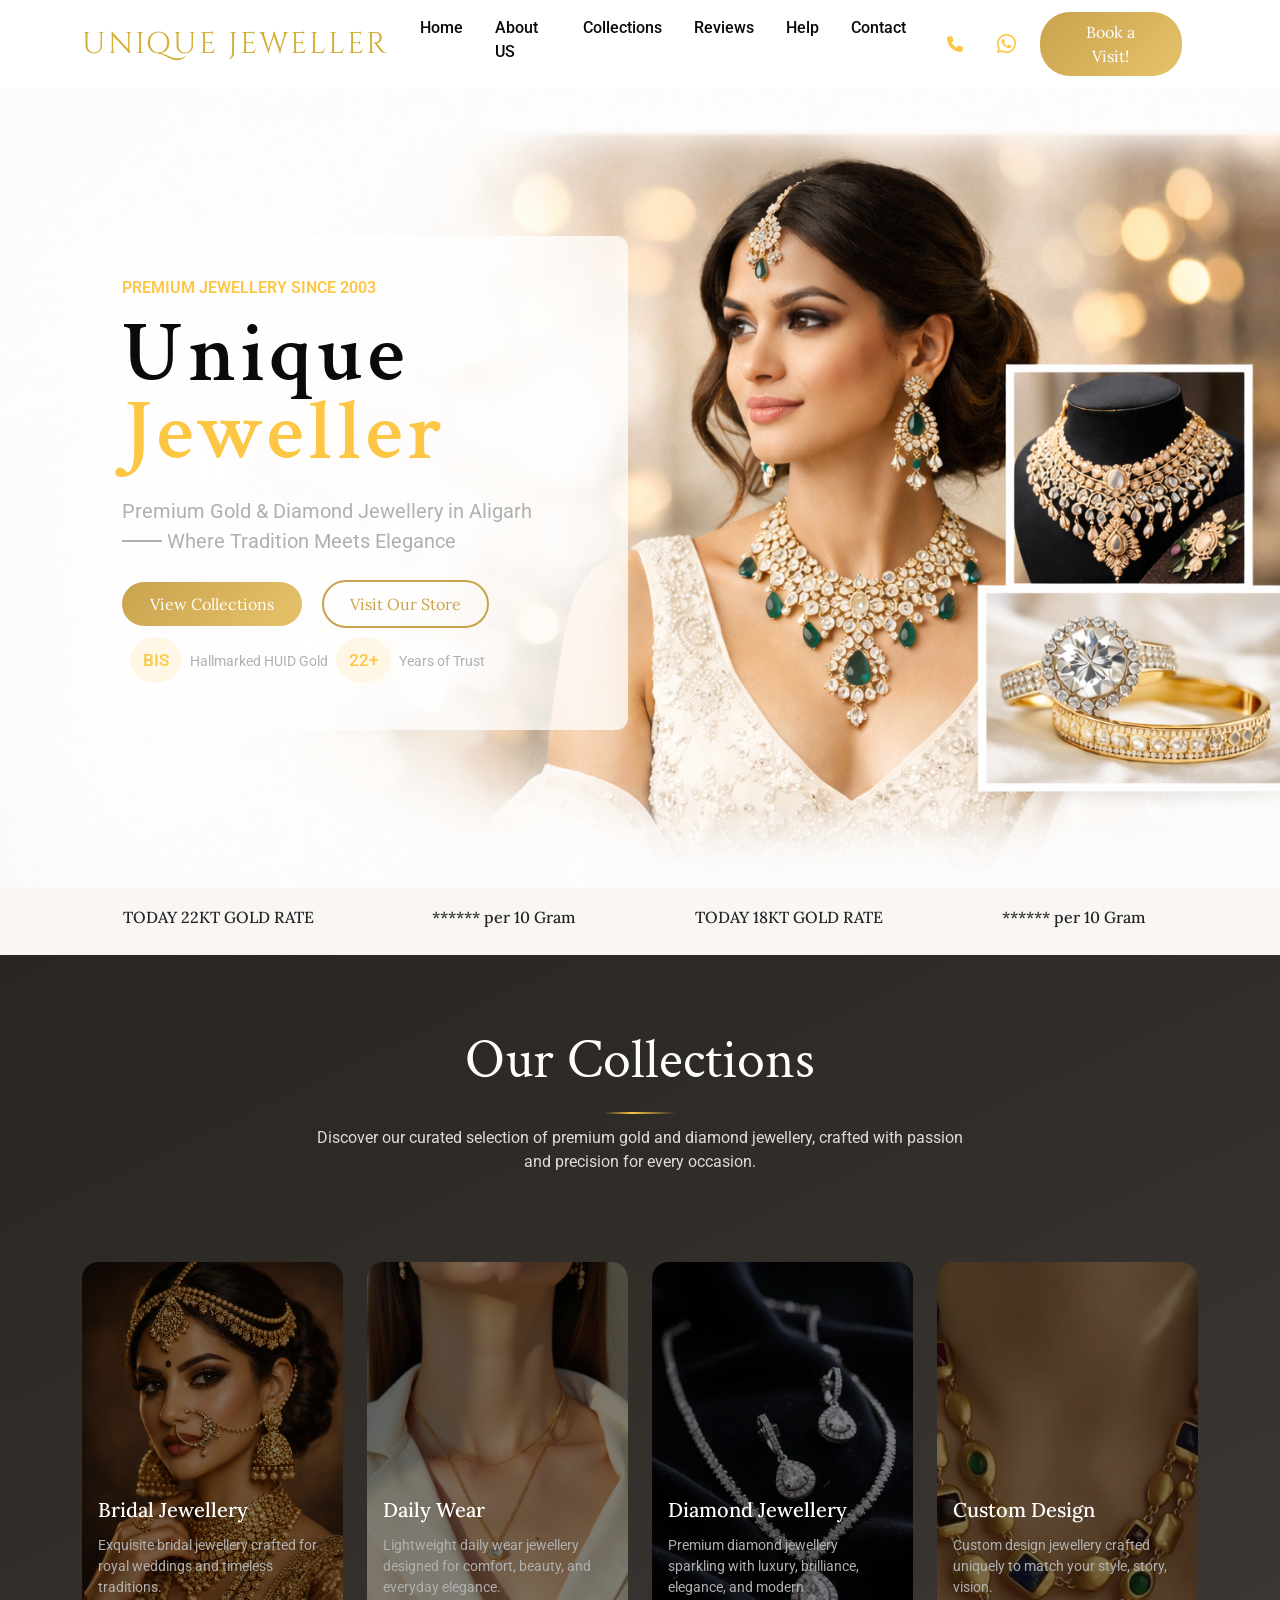
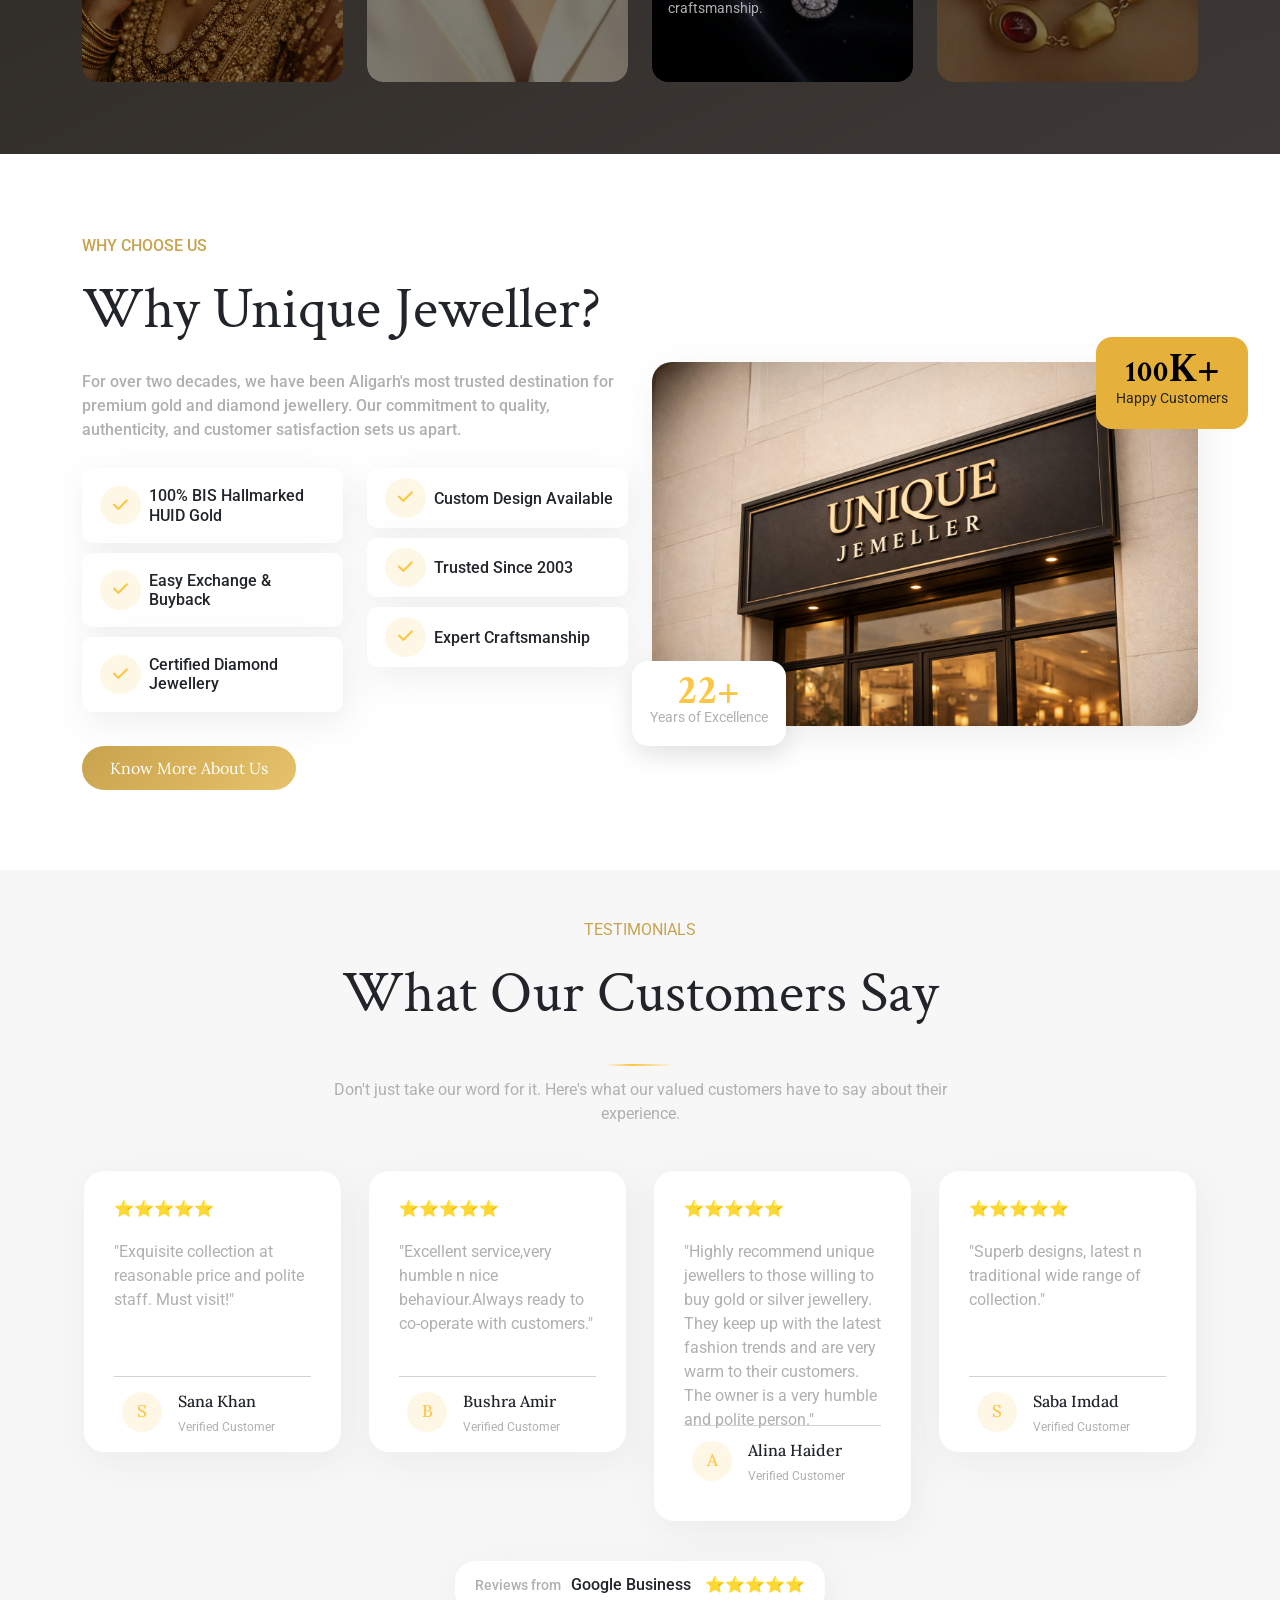
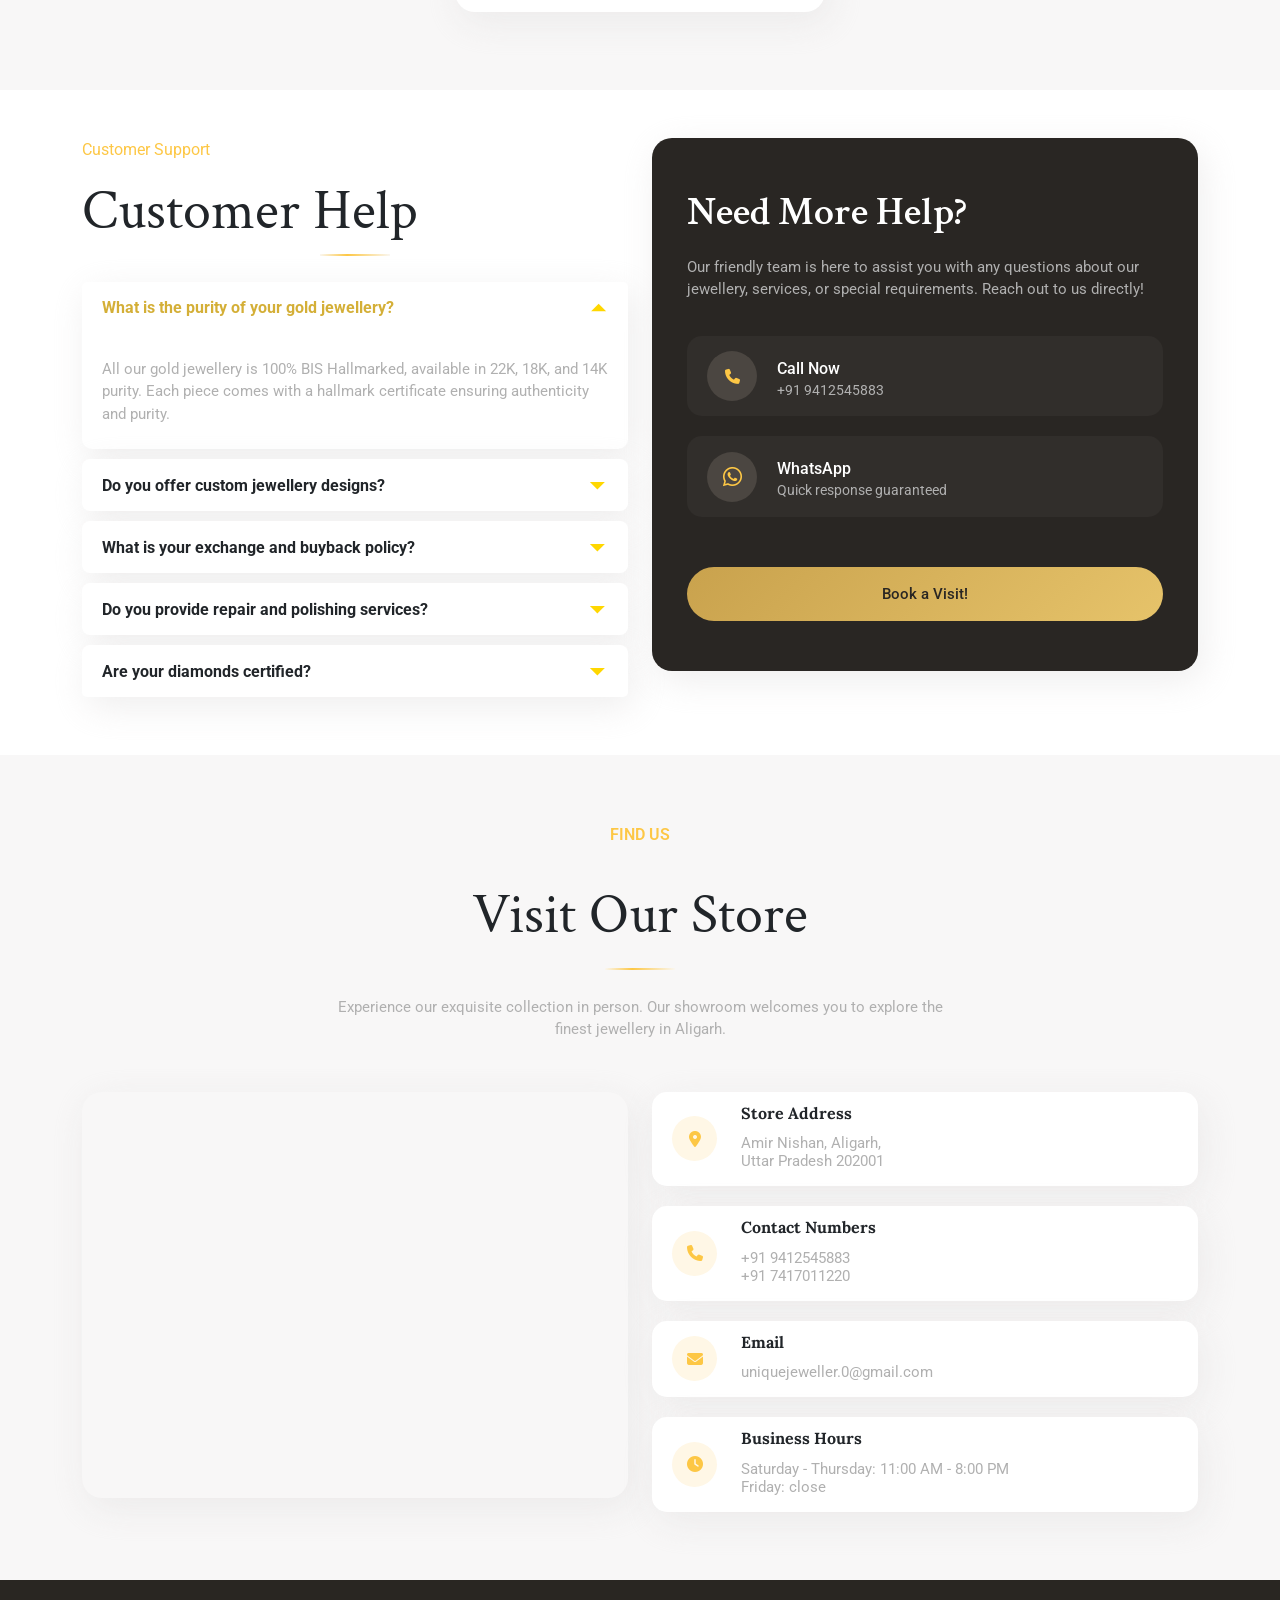
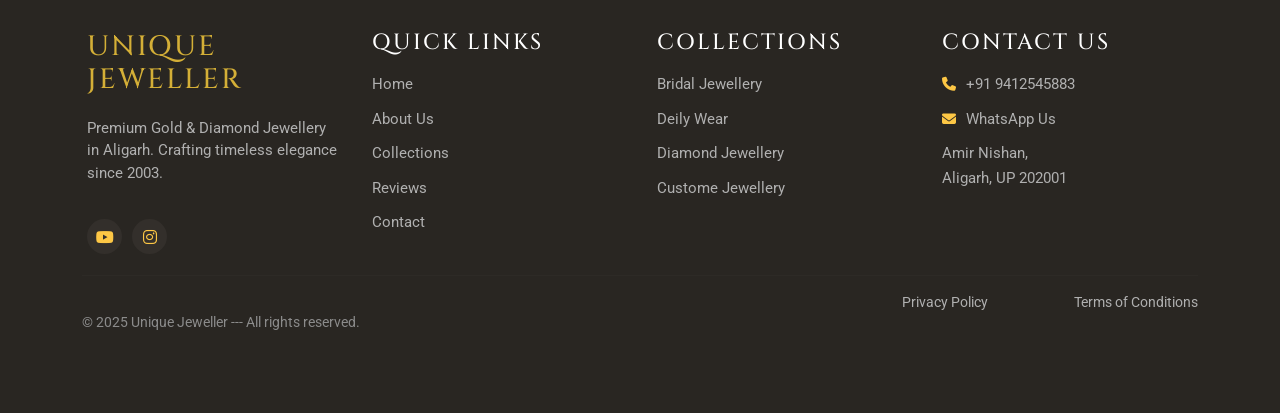
<file: index.html>
<!DOCTYPE html>
<html lang="en">

<head>
  <meta charset="UTF-8">
  <meta name="viewport" content="width=device-width, initial-scale=1.0">
  <title>Unique Jeweller</title>
  <!-- bootstrap css  -->
  <link rel="stylesheet" href="./css/bootstrap.min.css">
  <!-- Font Awesome CDN  -->
  <link rel="stylesheet" href="https://cdnjs.cloudflare.com/ajax/libs/font-awesome/6.5.1/css/all.min.css">
  <!-- Custome CSS  -->
  <link rel="stylesheet" href="./css/style.css">
  <!-- Google Font  -->
  <link href="https://fonts.googleapis.com/css2?family=Cinzel:wght@400;600;700&family=Lora:wght@400;500&display=swap"
    rel="stylesheet">
  <!-- <link rel="preconnect" href="https://fonts.googleapis.com"> -->
  <link rel="preconnect" href="https://fonts.gstatic.com" crossorigin>
  <link
    href="https://fonts.googleapis.com/css2?family=Playfair+Display:ital,wght@0,400..900;1,400..900&family=Roboto:ital,wght@0,100..900;1,100..900&display=swap"
    rel="stylesheet">
  <link
    href="https://fonts.googleapis.com/css2?family=Crimson+Text:ital,wght@0,400;0,600;0,700;1,400;1,600;1,700&family=Pacifico&family=Playfair+Display:ital,wght@0,400..900;1,400..900&family=Roboto:ital,wght@0,100..900;1,100..900&display=swap"
    rel="stylesheet">

</head>

<body>
  <!-- Navbar  -->
  <nav class="navbar navbar-expand-lg fixed-top menu">
    <div class="container">
      <!-- logo -->
      <a class="navbar-brand logo" href="index.html">Unique Jeweller</a>
      <!-- toggle button -->
      <button class="navbar-toggler shadow-none border-0" type="button" data-bs-toggle="offcanvas"
        data-bs-target="#offcanvasNavbar" aria-controls="offcanvasNavbar" aria-label="Toggle navigation">
        <span class="navbar-toggler-icon"></span>
      </button>
      <!-- sidebar  -->
      <div class="offcanvas sidebar offcanvas-start" tabindex="-1" id="offcanvasNavbar"
        aria-labelledby="offcanvasNavbarLabel">
        <!-- sidebar header  -->
        <div class="offcanvas-header text-dark border-bottom">
          <h5 class="offcanvas-title logo" id="offcanvasNavbarLabel">Unique Jeweller</h5>
          <button type="button" class="btn-close golden" data-bs-dismiss="offcanvas" aria-label="Close"></button>
        </div>
        <!-- sidebar body  -->
        <div class="offcanvas-body">
          <ul class="navbar-nav justify-content-center flex-grow-1 pe-3">
            <li class="nav-item">
              <a class="nav-link mx-2" href="https://www.uniquejeweller.in">Home</a>
            </li>
            <li class="nav-item">
              <a class="nav-link mx-2" href="./aboutus.html">About US</a>
            </li>
            <li class="nav-item">
              <a class="nav-link mx-2" href="collections.html">Collections</a>
            </li>
            <li class="nav-item">
              <a class="nav-link mx-2" href="#reviews">Reviews</a>
            </li>
            <li class="nav-item">
              <a class="nav-link mx-2" href="#help">Help</a>
            </li>
            <li class="nav-item">
              <a class="nav-link mx-2" href="#contact">Contact</a>
            </li>
          </ul>
          <div class="d-flex align-items-lg-center justify-content-lg-center">
            <a href="tel:+919412545883" class="golden-icon d-flex justify-content-center align-items-center" type="submit">
              <i class="fa-solid fa-phone"></i>
            </a>
            <a href="https://wa.me/+919412545883?text=Hello%20Unique%20Jeweller,%20I%20want%20to%20enquire%20about%20jewellery" class="ms-3 golden-icon d-flex justify-content-center align-items-center" type="submit" style="font-size: 22px;">
              <i class="fa-brands fa-whatsapp"></i>
            </a>
          </div>
          <div class="d-flex align-items-lg-center justify-content-lg-center my-md-1 my-4">
            <a href="bookappointment.html" class="btn btn-golden mx-3 py-2 bookavisit">Book a Visit!</a>
          </div>
      </div>
    </div>
  </nav>
  <!-- Navbar End -->
  <!-- Hero Section  -->
  <section class="hero">
    <div class="container">
      <div class="row align-items-center">
        <div class="col-lg-6">
          <div class="hero-content">
            <p class="text-uppercase" style="font-size: 1rem; font-weight: 600; color:#FDC745;">premium jewellery since
              2003</p>
            <h1 class="display-4 mb-4 golden">
              Unique <span>Jeweller</span>
            </h1>

            <p class="lead mb-4">
              Premium Gold & Diamond Jewellery in Aligarh<br>
              <span class="line"></span> Where Tradition Meets Elegance
            </p>

            <a href="collections.html" class="btn btn-golden me-3">View Collections</a>
            <a href="https://www.google.com/maps/dir//Amir+Nishan,+Aligarh,+Uttar+Pradesh+202001/@30.3303503,78.0081109,15z/data=!4m8!4m7!1m0!1m5!1m1!1s0x3974a5ba114ba531:0xa2ebaacaaf89fecf!2m2!1d78.0837844!2d27.9034985?entry=ttu&g_ep=EgoyMDI1MTIwOS4wIKXMDSoASAFQAw%3D%3D"
              class="btn btn-outline-golden">Visit Our Store</a>
            <div class="bis d-md-flex">
              <p><span class="icon">BIS</span>Hallmarked HUID Gold</p>
              <p><span class="icon">22+</span>Years of Trust</p>
            </div>
            
          </div>
        </div>
      </div>
    </div>
  </section>
  <!-- Hero Section End  -->
  <!-- Key Hilight Strip  -->
  <div class="key-hilight">
    <div class="container">
      <div class="row">
        <div class="col-lg-3 col-md-6">
          <div class="key-hilight-item d-flex justify-content-center align-items-center">
            <h6>TODAY 22KT GOLD RATE</h6>
          </div>
        </div>
        <div class="col-lg-3 col-md-6">
          <div class="key-hilight-item d-flex justify-content-center align-items-center">
            <h6>****** per 10 Gram</h6>
          </div>
        </div>
        <div class="col-lg-3 col-md-6">
          <div class="key-hilight-item d-flex justify-content-center align-items-center">
            <h6>TODAY 18KT GOLD RATE</h6>
          </div>
        </div>
        <div class="col-lg-3 col-md-6">
          <div class="key-hilight-item d-flex justify-content-center align-items-center">
            <h6>****** per 10 Gram</h6>
          </div>
        </div>
      </div>
    </div>
  </div>
  <!-- key Hilight Strip End -->
  <!-- Our Collections -->
  <section class="our-collections py-5">
    <div class="container">
      <div class="row pb-5">
        <div class="col-lg-12 p-4 text-center ">
          <h2 class="heading-light">Our Collections</h2>
          <span class="golden-dark-line"></span>
          <p>Discover our curated selection of premium gold and diamond jewellery, crafted with passion <br> and
            precision for every occasion.</p>
        </div>
      </div>
      <div class="row">
        <div class="col-md-3 mb-4">

          <div class="card text-bg-dark">
            <img src="./images/bridal-coll.png" class="card-img" alt="bridal">
            <div class="card-img-overlay">
              <h5 class="card-title">Bridal Jewellery</h5>
              <p class="card-text">Exquisite bridal jewellery crafted for royal weddings and timeless traditions.</p>
              <a href="collections.html" class="btn btn-dark-golden">View More</a>
            </div>
          </div>

        </div>

        <div class="col-md-3 mb-4">
          <div class="card text-bg-dark">
            <img src="./images/daily-coll.jpg" class="card-img" alt="daily">
            <div class="card-img-overlay">
              <h5 class="card-title">Daily Wear</h5>
              <p class="card-text">Lightweight daily wear jewellery designed for comfort, beauty, and everyday elegance.
              </p>
              <a href="collections.html" class="btn btn-dark-golden">View More</a>
            </div>
          </div>
        </div>

        <div class="col-md-3 mb-4">

          <div class="card text-bg-dark">
            <img src="./images/diamond-coll.jpg" class="card-img" alt="diamond">
            <div class="card-img-overlay">
              <h5 class="card-title">Diamond Jewellery</h5>
              <p class="card-text">Premium diamond jewellery sparkling with luxury, brilliance, elegance, and modern
                craftsmanship.</p>
              <a href="collections.html" class="btn btn-dark-golden">View More</a>
            </div>
          </div>
        </div>

        <div class="col-md-3 mb-4">
          <div class="card text-bg-dark">
            <img src="./images/custome-coll.jpg" class="card-img" alt="custome">
            <div class="card-img-overlay">
              <h5 class="card-title">Custom Design</h5>
              <p class="card-text">Custom design jewellery crafted uniquely to match your style, story, vision.</p>
              <a href="collections.html" class="btn btn-dark-golden">View More</a>
            </div>
          </div>
        </div>

      </div>
    </div>
  </section>
  <!-- Our Collections End -->
  <!-- why choose us -->
  <section class="why-choose-us" id="aboutus">
    <div class="container">
      <p class="text-uppercase golden">Why choose us</p>
      <div class="row d-flex align-items-center">
        <div class="col-lg-6">
          <h1 class="">Why Unique Jeweller?</h1>
          <p class="description">For over two decades, we have been Aligarh's most trusted destination for premium gold
            and diamond jewellery. Our commitment to quality, authenticity, and customer satisfaction sets us apart.</p>
          <div class="row">
            <div class="col-md-6">
              <div class="why-choose-us-item d-flex justify-content-start align-items-center">
                <span class="icon mx-2"><i class="fa-solid fa-check"></i></span>
                <h6 class="mt-2">100% BIS Hallmarked HUID Gold</h6>
              </div>
              <div class="why-choose-us-item d-flex justify-content-start align-items-center">
                <span class="icon mx-2"><i class="fa-solid fa-check"></i></span>
                <h6 class="mt-2">Easy Exchange & Buyback</h6>
              </div>
              <div class="why-choose-us-item d-flex justify-content-start align-items-center">
                <span class="icon mx-2"><i class="fa-solid fa-check"></i></span>
                <h6 class="mt-2">Certified Diamond Jewellery</h6>
              </div>
            </div>
            <div class="col-md-6">
              <div class="why-choose-us-item d-flex justify-content-start align-items-center">
                <span class="icon mx-2"><i class="fa-solid fa-check"></i></span>
                <h6 class="mt-2">Custom Design Available</h6>
              </div>
              <div class="why-choose-us-item d-flex justify-content-start align-items-center">
                <span class="icon mx-2"><i class="fa-solid fa-check"></i></span>
                <h6 class="mt-2">Trusted Since 2003</h6>
              </div>
              <div class="why-choose-us-item d-flex justify-content-start align-items-center">
                <span class="icon mx-2"><i class="fa-solid fa-check"></i></span>
                <h6 class="mt-2">Expert Craftsmanship</h6>
              </div>
            </div>
          </div>
          <a class="btn btn-golden mt-4 " href="./aboutus.html">Know More About Us</a>
        </div>
        <div class="col-lg-6 mt-4">
          <div class="image-box position-relative">
            <img src="./images/firm.png" class="img-fluid" alt="Firm">
            <div class="badge-top">
              <h5 class="mb-0 fw-bold">100<span>K+</span></h5>
              <small>Happy Customers</small>
            </div>
            <div class="badge-bottom">
              <h5 class="mb-0 fw-bold">22+</h5>
              <small>Years of Excellence</small>
            </div>
          </div>
        </div>
      </div>
    </div>
  </section>
  <!-- why choose us end -->
  <!-- Visit Our Customer Say -->

  <section class="customer-say py-5" id="reviews">
    <div class="container">
      <div class="testi-box text-center">
        <p class="golden text-uppercase">testimonials</p>
        <h1 class="">What Our Customers Say</h1>
        <span class="golden-light-line"></span>
        <p class="para">Don't just take our word for it. Here's what our valued customers have to say about their<br>
          experience.</p>
      </div>
      <div class="row">
        <div class="col-md-3">
          <div class="customer-say-item">
            <div class="stars">
              &#11088;&#11088;&#11088;&#11088;&#11088;
            </div>
            <p>"Exquisite collection at reasonable price and polite staff. Must visit!"</p>
            <div class="c-box d-flex">
              <span class="icon">S</span>
              <div class="mx-2">
                <h6>Sana Khan</h6>
                <small>Verified Customer</small>
              </div>
            </div>
          </div>
        </div>

        <div class="col-md-3">
          <div class="customer-say-item">
            <div class="stars">
              &#11088;&#11088;&#11088;&#11088;&#11088;
            </div>
            <p>"Excellent service,very humble n nice behaviour.Always ready to co-operate with customers."</p>
            <div class="c-box d-flex">
              <span class="icon">B</span>
              <div class="mx-2">
                <h6>Bushra Amir</h6>
                <small>Verified Customer</small>
              </div>
            </div>
          </div>
        </div>

        <div class="col-md-3">
          <div class="customer-say-item" style="height:350px;">
            <div class="stars">
              &#11088;&#11088;&#11088;&#11088;&#11088;
            </div>
            <p>"Highly recommend unique jewellers to those willing to buy gold or silver jewellery. They keep up with the latest fashion trends and are very warm to their customers. The owner is a very humble and polite person."</p>
            <div class="c-box d-flex" style="margin-top: 65px;">
              <span class="icon">A</span>
              <div class="mx-2">
                <h6>Alina Haider</h6>
                <small>Verified Customer</small>
              </div>
            </div>
          </div>
        </div>

        <div class="col-md-3">
          <div class="customer-say-item">
            <div class="stars">
              &#11088;&#11088;&#11088;&#11088;&#11088;
            </div>
            <p>"Superb designs, latest n traditional wide range of collection."</p>
            <div class="c-box d-flex">
              <span class="icon">S</span>
              <div class="mx-2">
                <h6>Saba Imdad</h6>
                <small>Verified Customer</small>
              </div>
            </div>
          </div>
        </div>

      </div>
      <div class="w-100 d-flex justify-content-center">
        <div class="google-box d-flex justify-content-center align-items-center text-center">
          <h6><small>Reviews from</small>Google Business <span>&#11088;&#11088;&#11088;&#11088;&#11088;</span></h6>
        </div>
      </div>
    </div>
  </section>

  <!-- Visit Our Customer Say end -->
  <!-- customer support -->

  <section class="customer-support py-5" id="help">
    <div class="container">
      <div class="row">
        <div class="col-lg-6">
          <div class="support-accordian">
            <p>Customer Support</p>
            <h1>Customer Help</h1>
            <div class="d-flex justify-content-center">
              <span class="golden-light-line"></span>
            </div>
            <div class="accordion" id="accordionExample">
              <div class="accordion-item">
                <h2 class="accordion-header" id="headingOne">
                  <button class="accordion-button" type="button" data-bs-toggle="collapse" data-bs-target="#collapseOne"
                    aria-expanded="true" aria-controls="collapseOne">
                    <h5 class="mb-0 fw-bold">What is the purity of your gold jewellery?</h5>
                  </button>
                </h2>
                <div id="collapseOne" class="accordion-collapse collapse show" aria-labelledby="headingOne"
                  data-bs-parent="#accordionExample">
                  <div class="accordion-body">
                    <p class="para">All our gold jewellery is 100% BIS Hallmarked, available in 22K, 18K, and 14K
                      purity. Each piece comes with a hallmark certificate ensuring authenticity and purity.</p>
                  </div>
                </div>
              </div>
              <div class="accordion-item">
                <h2 class="accordion-header" id="headingTwo">
                  <button class="accordion-button collapsed" type="button" data-bs-toggle="collapse"
                    data-bs-target="#collapseTwo" aria-expanded="false" aria-controls="collapseTwo">
                    <h5 class="mb-0 fw-bold">Do you offer custom jewellery designs?</h5>
                  </button>
                </h2>
                <div id="collapseTwo" class="accordion-collapse collapse" aria-labelledby="headingTwo"
                  data-bs-parent="#accordionExample">
                  <div class="accordion-body">
                    <p class="para">Yes! We specialize in custom jewellery design. Share your design idea or reference,
                      and our expert craftsmen will create a unique piece just for you. Custom orders typically take
                      7-14 days.</p>
                  </div>
                </div>
              </div>
              <div class="accordion-item">
                <h2 class="accordion-header" id="headingThree">
                  <button class="accordion-button collapsed" type="button" data-bs-toggle="collapse"
                    data-bs-target="#collapseThree" aria-expanded="false" aria-controls="collapseThree">
                    <h5 class="mb-0 fw-bold">What is your exchange and buyback policy?</h5>
                  </button>
                </h2>
                <div id="collapseThree" class="accordion-collapse collapse" aria-labelledby="headingThree"
                  data-bs-parent="#accordionExample">
                  <div class="accordion-body">
                    <p class="para">We offer easy exchange with full value on gold jewellery purchased from us. For
                      buyback, we offer competitive rates based on current gold prices. Old jewellery from other stores
                      is also accepted with minimal deductions.</p>
                  </div>
                </div>
              </div>
              <div class="accordion-item">
                <h2 class="accordion-header" id="headingFour">
                  <button class="accordion-button collapsed" type="button" data-bs-toggle="collapse"
                    data-bs-target="#collapseFour" aria-expanded="false" aria-controls="collapseFour">
                    <h5 class="mb-0 fw-bold">Do you provide repair and polishing services?</h5>
                  </button>
                </h2>
                <div id="collapseFour" class="accordion-collapse collapse" aria-labelledby="headingFour"
                  data-bs-parent="#accordionExample">
                  <div class="accordion-body">
                    <p class="para">Yes, we provide professional repair, polishing, and resizing services for all types
                      of gold and diamond jewellery. Most repairs are completed within 2-3 days.</p>
                  </div>
                </div>
              </div>
              <div class="accordion-item">
                <h2 class="accordion-header" id="headingFive">
                  <button class="accordion-button collapsed" type="button" data-bs-toggle="collapse"
                    data-bs-target="#collapseFive" aria-expanded="false" aria-controls="collapseFive">
                    <h5 class="mb-0 fw-bold">Are your diamonds certified?</h5>
                  </button>
                </h2>
                <div id="collapseFive" class="accordion-collapse collapse" aria-labelledby="headingFive"
                  data-bs-parent="#accordionExample">
                  <div class="accordion-body">
                    <p class="para">All our diamonds are certified by reputed labs including IGI and GIA. We provide
                      complete transparency with certification documents for every diamond purchase.</p>
                  </div>
                </div>
              </div>
            </div>
          </div>
        </div>
        <div class="col-lg-6">
          <div class="support-contact">
            <h1>Need More Help?</h1>
            <p class="para">Our friendly team is here to assist you with any questions about our jewellery, services, or
              special requirements. Reach out to us directly!</p>
            <a href="tel:+919412545883" class="d-flex justify-content-start align-items-center phone-box">
                <span class="golden-icon d-flex justify-content-center align-items-center"><i class="fa-solid fa-phone"></i></span>
              <div class="c-box">
                <h6>Call Now</h6>
                <small>+91 9412545883</small>
              </div>
            </a>

            <a href="https://wa.me/+919412545883?text=Hello%20Unique%20Jeweller,%20I%20want%20to%20enquire%20about%20jewellery" class="d-flex justify-content-start align-items-center phone-box">
                <span class="golden-icon d-flex justify-content-center align-items-center" style="font-size: 22px;">
                  <i class="fa-brands fa-whatsapp"></i>
                </span>
              <div class="c-box">
                <h6>WhatsApp</h6>
                <small>Quick response guaranteed</small>
              </div>
            </a>
            <a href="bookappointment.html" class="btn btn-golden py-3 w-100">Book a Visit!</a>
          </div>
        </div>

      </div>
  </section>

  <!-- customer support end -->
   <!-- Visit Our Store -->
   <section class="our-store py-5" id="contact">
    <div class="container">
      <div class="our-store-text mb-3 d-flex justify-content-center align-items-center flex-column">
            <p class="text-uppercase" style="font-size: 1rem; font-weight: 600; color:#FDC745;">find us</p>
            <h1 class="display-4 mb-4">
              Visit Our Store
            </h1>
            <span class="golden-light-line"></span>
            <p class="text-center">Experience our exquisite collection in person. Our showroom welcomes you to explore the <br>finest jewellery in Aligarh.</p>
        </div>
      <div class="row">
        <div class="col-lg-6">
          <div class="our-store-map">
            <iframe src="https://www.google.com/maps/embed?pb=!1m18!1m12!1m3!1d3525.9520966560704!2d78.08125107441528!3d27.903443316817235!2m3!1f0!2f0!3f0!3m2!1i1024!2i768!4f13.1!3m3!1m2!1s0x3974a5ba114ba531%3A0xa2ebaacaaf89fecf!2sunique%20jeweller!5e0!3m2!1sen!2sin!4v1673174824559!5m2!1sen!2sin" width="100%" height="100%" allowfullscreen loading="lazy" title="Unique Jeweller Location In Aligarh" style="border: 0; min-height: 400px" frameborder="0"></iframe>
          </div>
        </div>
        <div class="col-lg-6">
          <div class="our-store-address">
            <div class="our-store-address-item d-flex align-items-center">
              <span class="golden-icon d-flex justify-content-center align-items-center"><i class="fa-solid fa-location-dot"></i></span>
              <div class="mx-4">
                <h4>Store Address</h4>
                <p>Amir Nishan, Aligarh,<br> Uttar Pradesh 202001</p>
              </div>
            </div>
            <div class="our-store-address-item d-flex align-items-center">
              <span class="golden-icon d-flex justify-content-center align-items-center"><i class="fa-solid fa-phone"></i></span>
              <div class="mx-4">
                <h4>Contact Numbers</h4>
                <p>+91 9412545883<br>+91 7417011220</p>
              </div>
            </div>
            <div class="our-store-address-item d-flex align-items-center">
              <span class="golden-icon d-flex justify-content-center align-items-center"><i class="fa-solid fa-envelope"></i></span>
              <div class="mx-4">
                <h4>Email</h4>
                <p>uniquejeweller.0@gmail.com</p>
              </div>
            </div>
            <div class="our-store-address-item d-flex align-items-center">
              <span class="golden-icon d-flex justify-content-center align-items-center"><i class="fa-solid fa-clock"></i></span>
              <div class="mx-4">
                <h4>Business Hours</h4>
                <p>Saturday - Thursday: 11:00 AM - 8:00 PM<br>Friday: close</p>
              </div>
            </div>
          </div>
        </div>
      </div>
    </div>
  </section>

   <!-- Visit Our Store end -->
  <!-- footer  -->
  <section class="footer">
    <div class="container">
      <div class="row">
        <div class="col-lg-3 col-md-6">
          <div class="footer-item">
            <h2>Unique Jeweller</h2>
            <p>Premium Gold & Diamond Jewellery in Aligarh. Crafting timeless elegance since 2003.</p>
            <div class="d-flex align-item center">
              <a href="https://www.youtube.com/@uniquejeweller" class="golden-icon d-flex justify-content-center align-items-center"><i class="fa-brands fa-youtube"></i></a>
              <a href="https://www.instagram.com/uniquejewellerofficial/" class="golden-icon d-flex justify-content-center align-items-center"><i class="fa-brands fa-instagram"></i></a>
            </div>
          </div>
        </div>

        <div class="col-lg-3 col-md-6">
          <div class="footer-item">
            <h3>Quick Links</h3>
            <ul>
              <li><a href="./index.html">Home</a></li>
              <li><a href="./aboutus.html">About Us</a></li>
              <li><a href="./collections.html">Collections</a></li>
              <li><a href="#reviews">Reviews</a></li>
              <li><a href="#contact">Contact</a></li>
            </ul>
          </div>
        </div>

        <div class="col-lg-3 col-md-6">
          <div class="footer-item">
            <h3>Collections</h3>
            <ul>
              <li><a href="collections.html">Bridal Jewellery</a></li>
              <li><a href="collections.html">Deily Wear</a></li>
              <li><a href="collections.html">Diamond Jewellery</a></li>
              <li><a href="collections.html">Custome Jewellery</a></li>
            </ul>
          </div>
        </div>

        <div class="col-lg-3 col-md-6">
          <div class="footer-item">
            <h3>Contact Us</h3>
            <ul>
              <li><i class="fa-solid fa-phone"></i><a href="tel:+919412545883">+91 9412545883</a></li>
              <li><i class="fa-solid fa-envelope"></i><a href="https://wa.me/+919412545883?text=Hello%20Unique%20Jeweller,%20I%20want%20to%20enquire%20about%20jewellery">WhatsApp Us</a></li>
              <li><a href="https://www.google.com/maps/dir//Amir+Nishan,+Aligarh,+Uttar+Pradesh+202001/@30.3303503,78.0081109,15z/data=!4m8!4m7!1m0!1m5!1m1!1s0x3974a5ba114ba531:0xa2ebaacaaf89fecf!2m2!1d78.0837844!2d27.9034985?entry=ttu&g_ep=EgoyMDI1MTIwOS4wIKXMDSoASAFQAw%3D%3D">Amir Nishan, <br>Aligarh, UP 202001</a></li>
            </ul>
          </div>
        </div>
      </div>
      <hr>
      <div class="copy-right d-md-flex justify-content-between">
        <p class="text-center">© 2025 Unique Jeweller --- All rights reserved.</p>
        <div class="d-md-flex justify-content-center">
          <a href="./privacypolicy.html" class="mx-md-3">Privacy Policy</a>
          <a href="./termsandcondition.html">Terms of Conditions</a>
        </div>
      </div>
    </div>
  </section>

  <!-- footer end -->


  <script src="./js/bootstrap.min.js"></script>
    <script>
        const sections = document.querySelectorAll("section");
  const navLinks = document.querySelectorAll(".nav-link");

  window.addEventListener("scroll", () => {
    let current = "";

    sections.forEach(section => {
      const sectionTop = section.offsetTop - 100;
      if (pageYOffset >= sectionTop) {
        current = section.getAttribute("id");
      }
    });

    navLinks.forEach(link => {
      link.classList.remove("active");
      if (link.getAttribute("href") === "#" + current) {
        link.classList.add("active");
      }
    });
  });

    document.querySelectorAll('.nav-link').forEach(link => {
    link.addEventListener('click', () => {
      const navbarCollapse = document.querySelector('.navbar-collapse');
      if (navbarCollapse.classList.contains('show')) {
        new bootstrap.Collapse(navbarCollapse).toggle();
      }
    });
  });

    var tooltipTriggerList = [].slice.call(document.querySelectorAll('[data-bs-toggle="tooltip"]'))
    var tooltipList = tooltipTriggerList.map(function (tooltipTriggerEl) {
      return new bootstrap.Tooltip(tooltipTriggerEl)
    })
  </script>
</body>

</html>
</file>
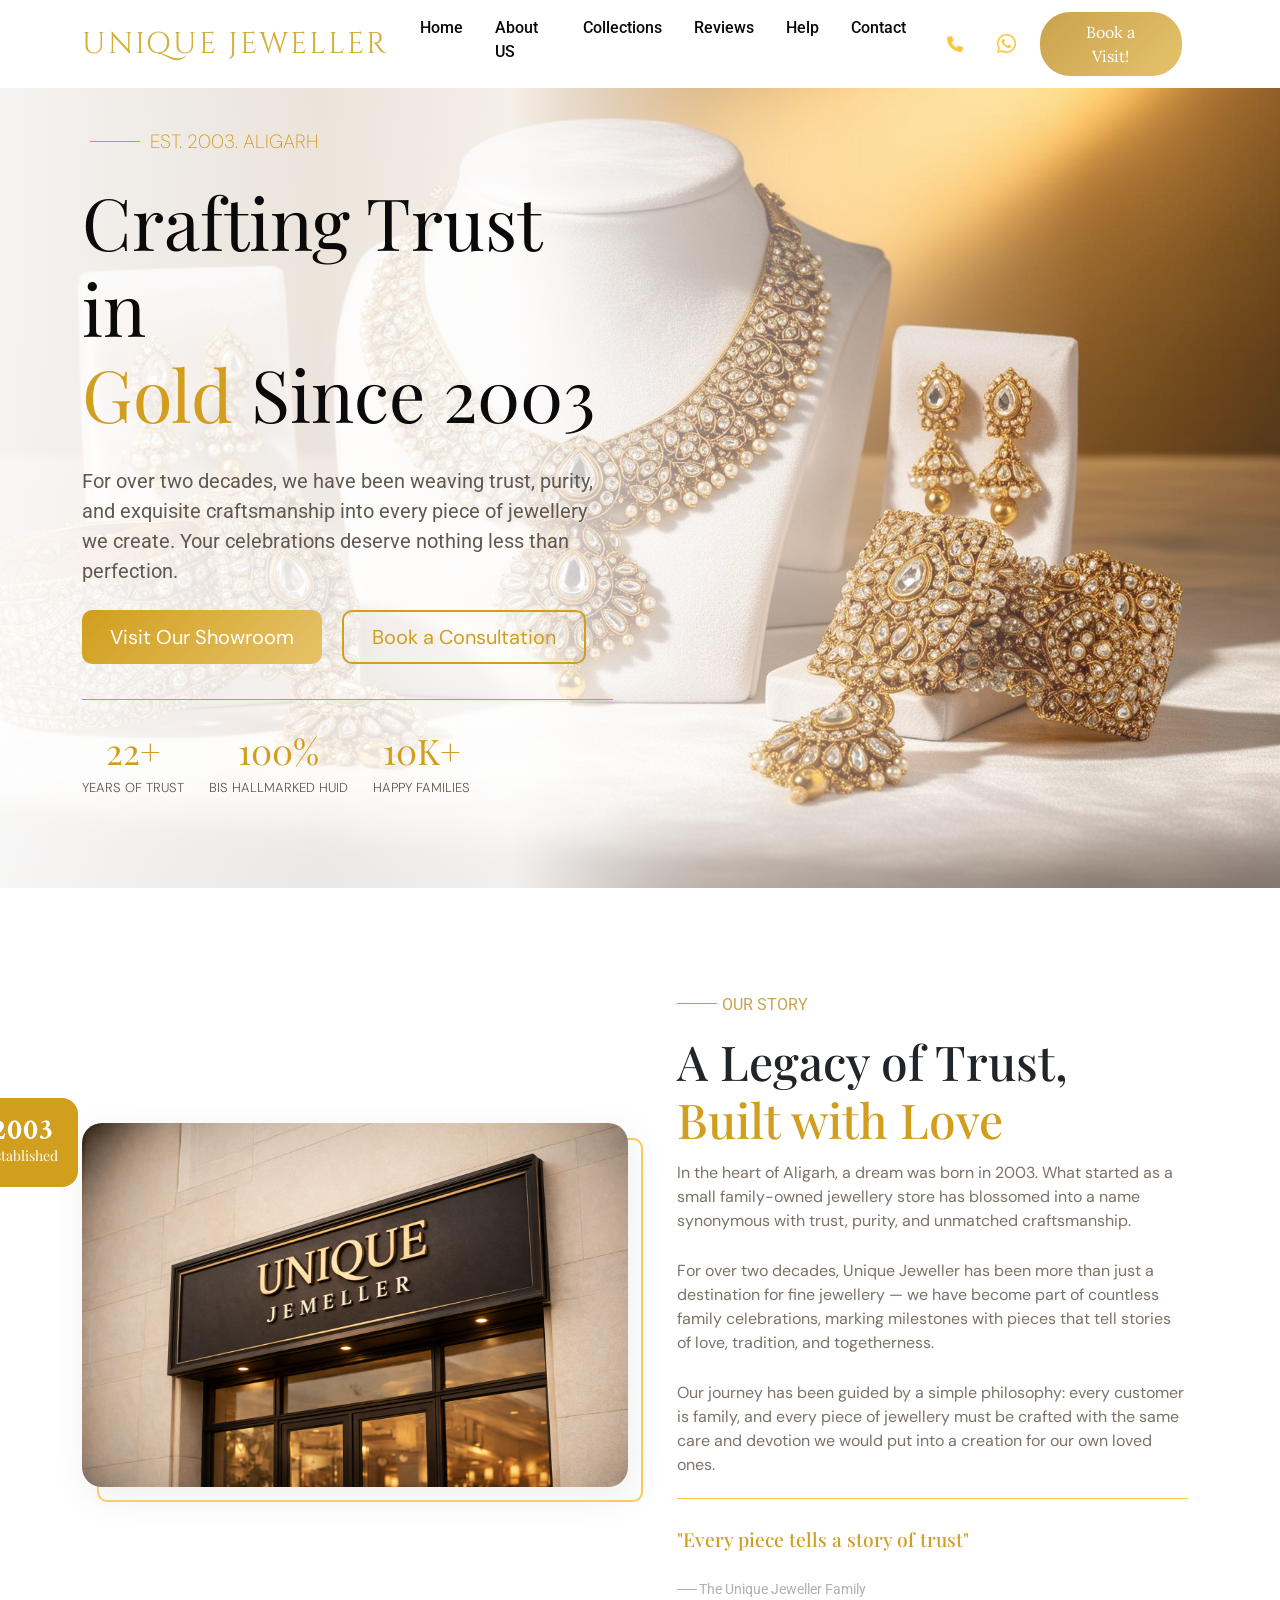
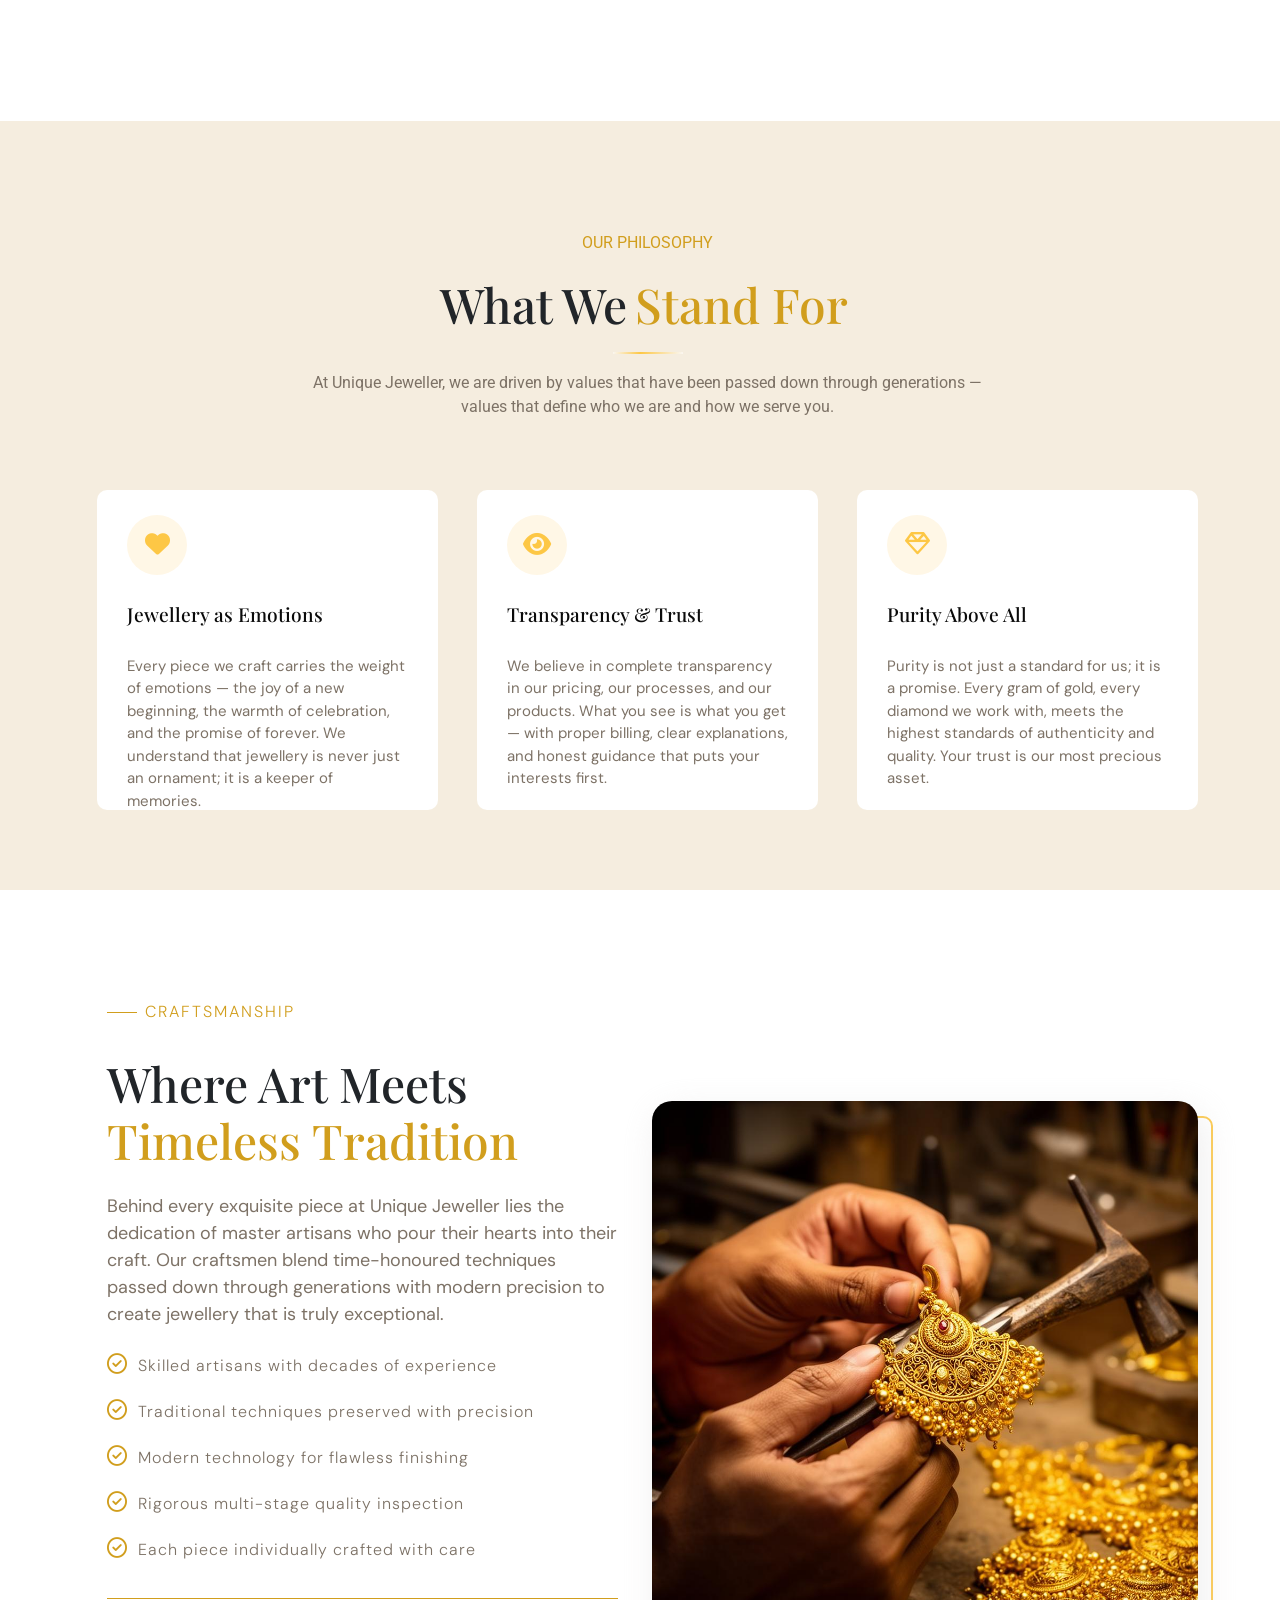
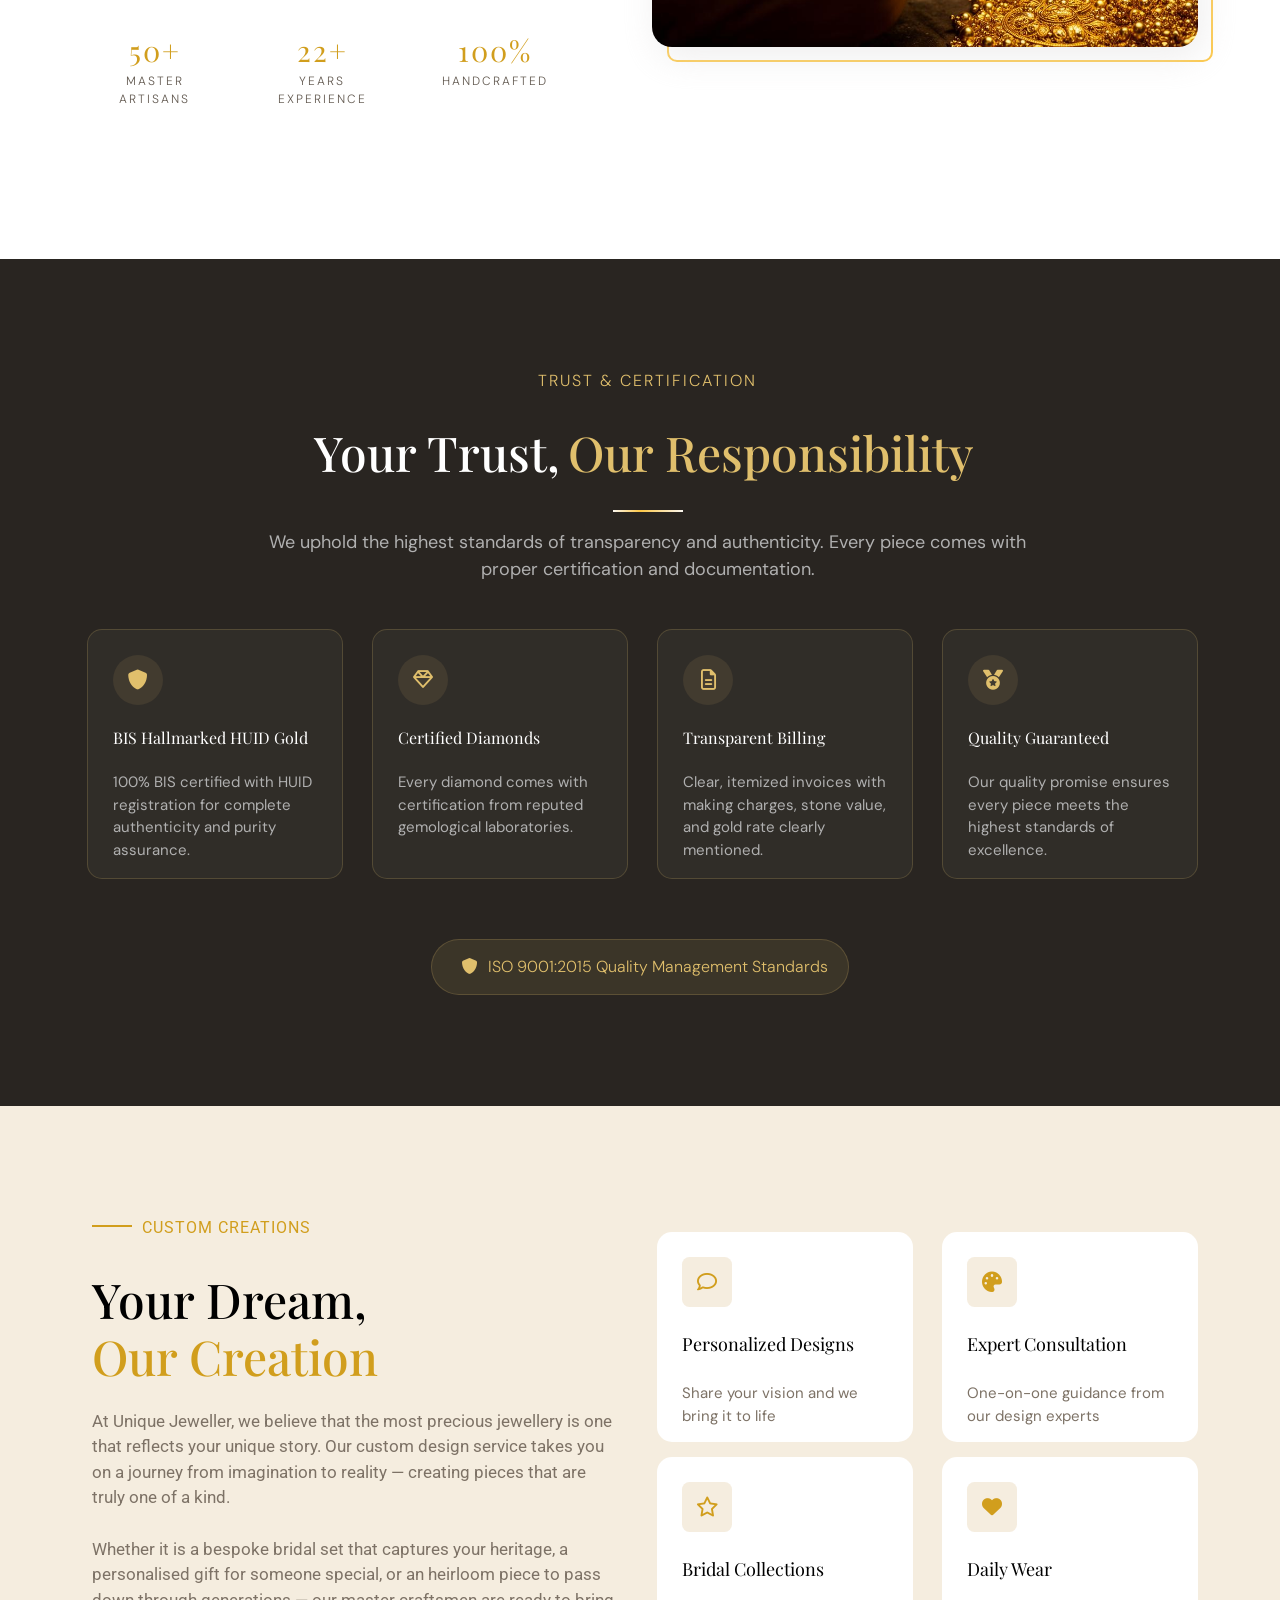
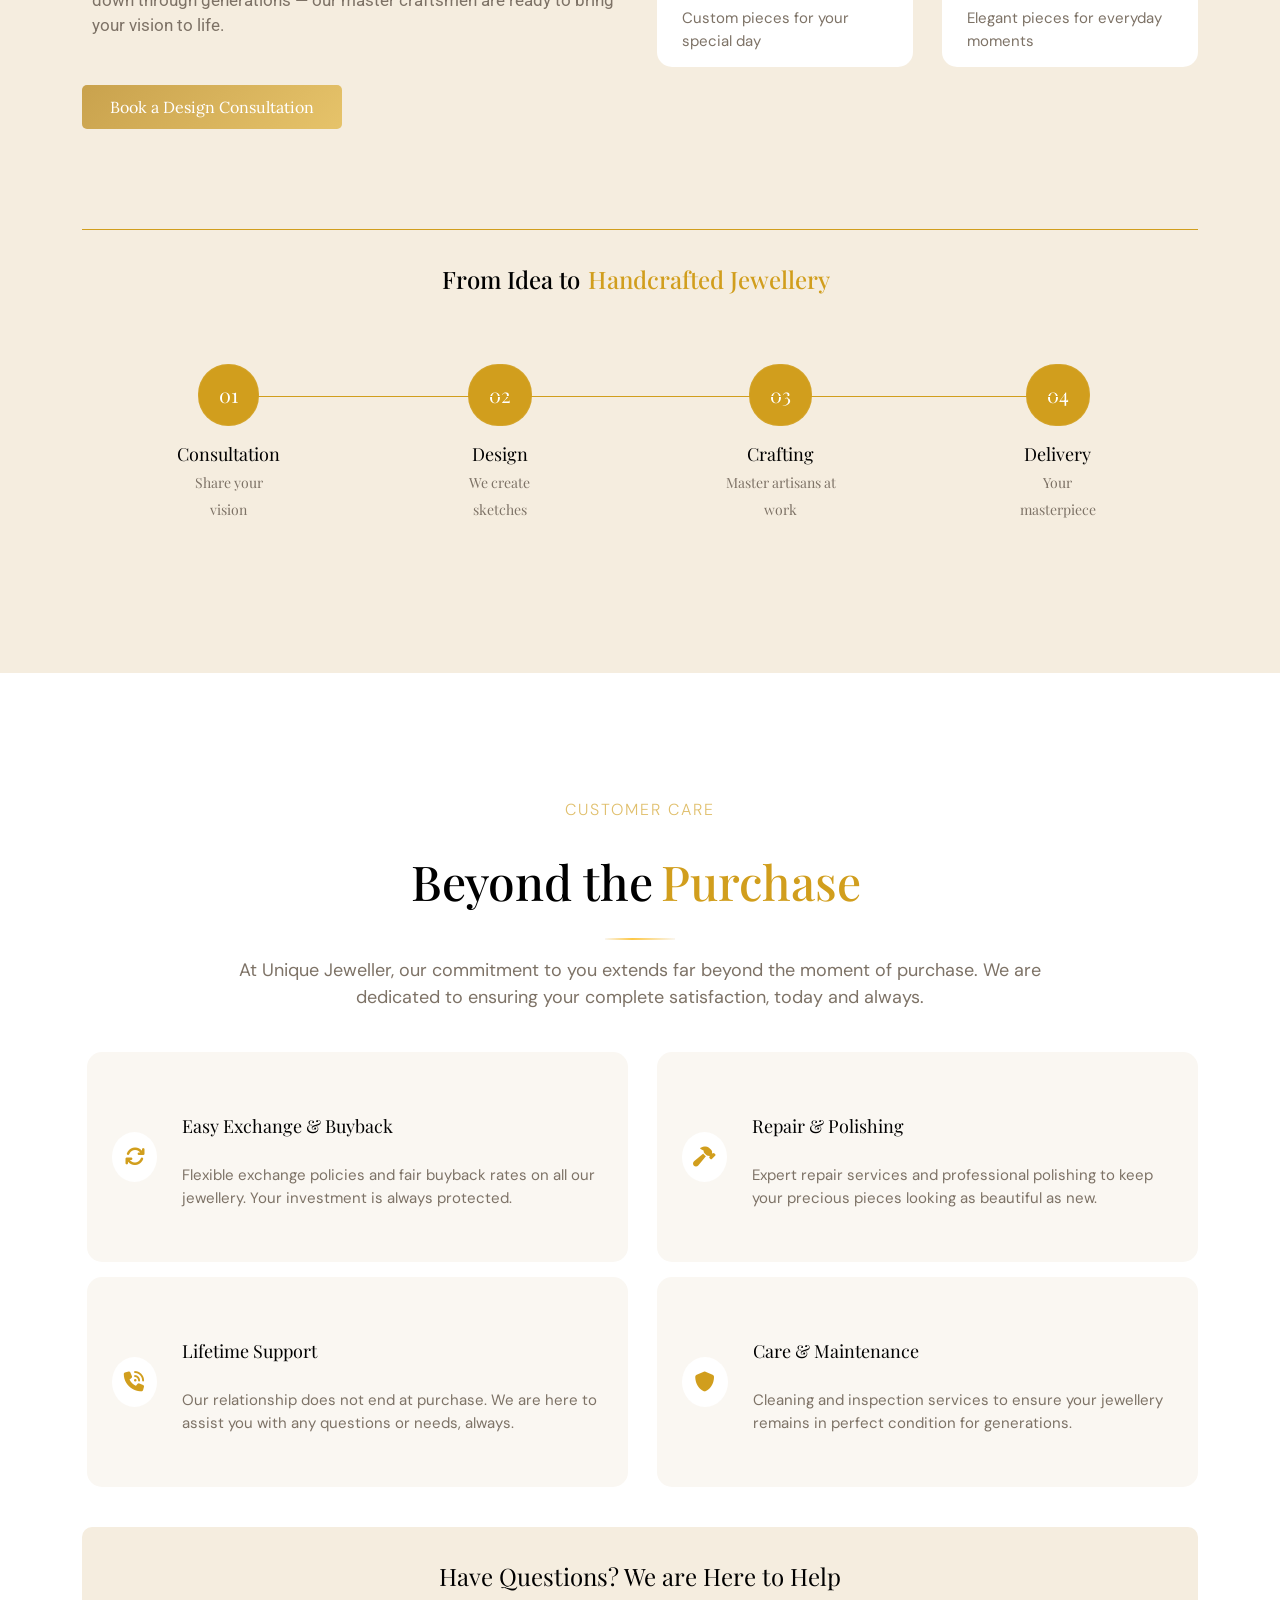
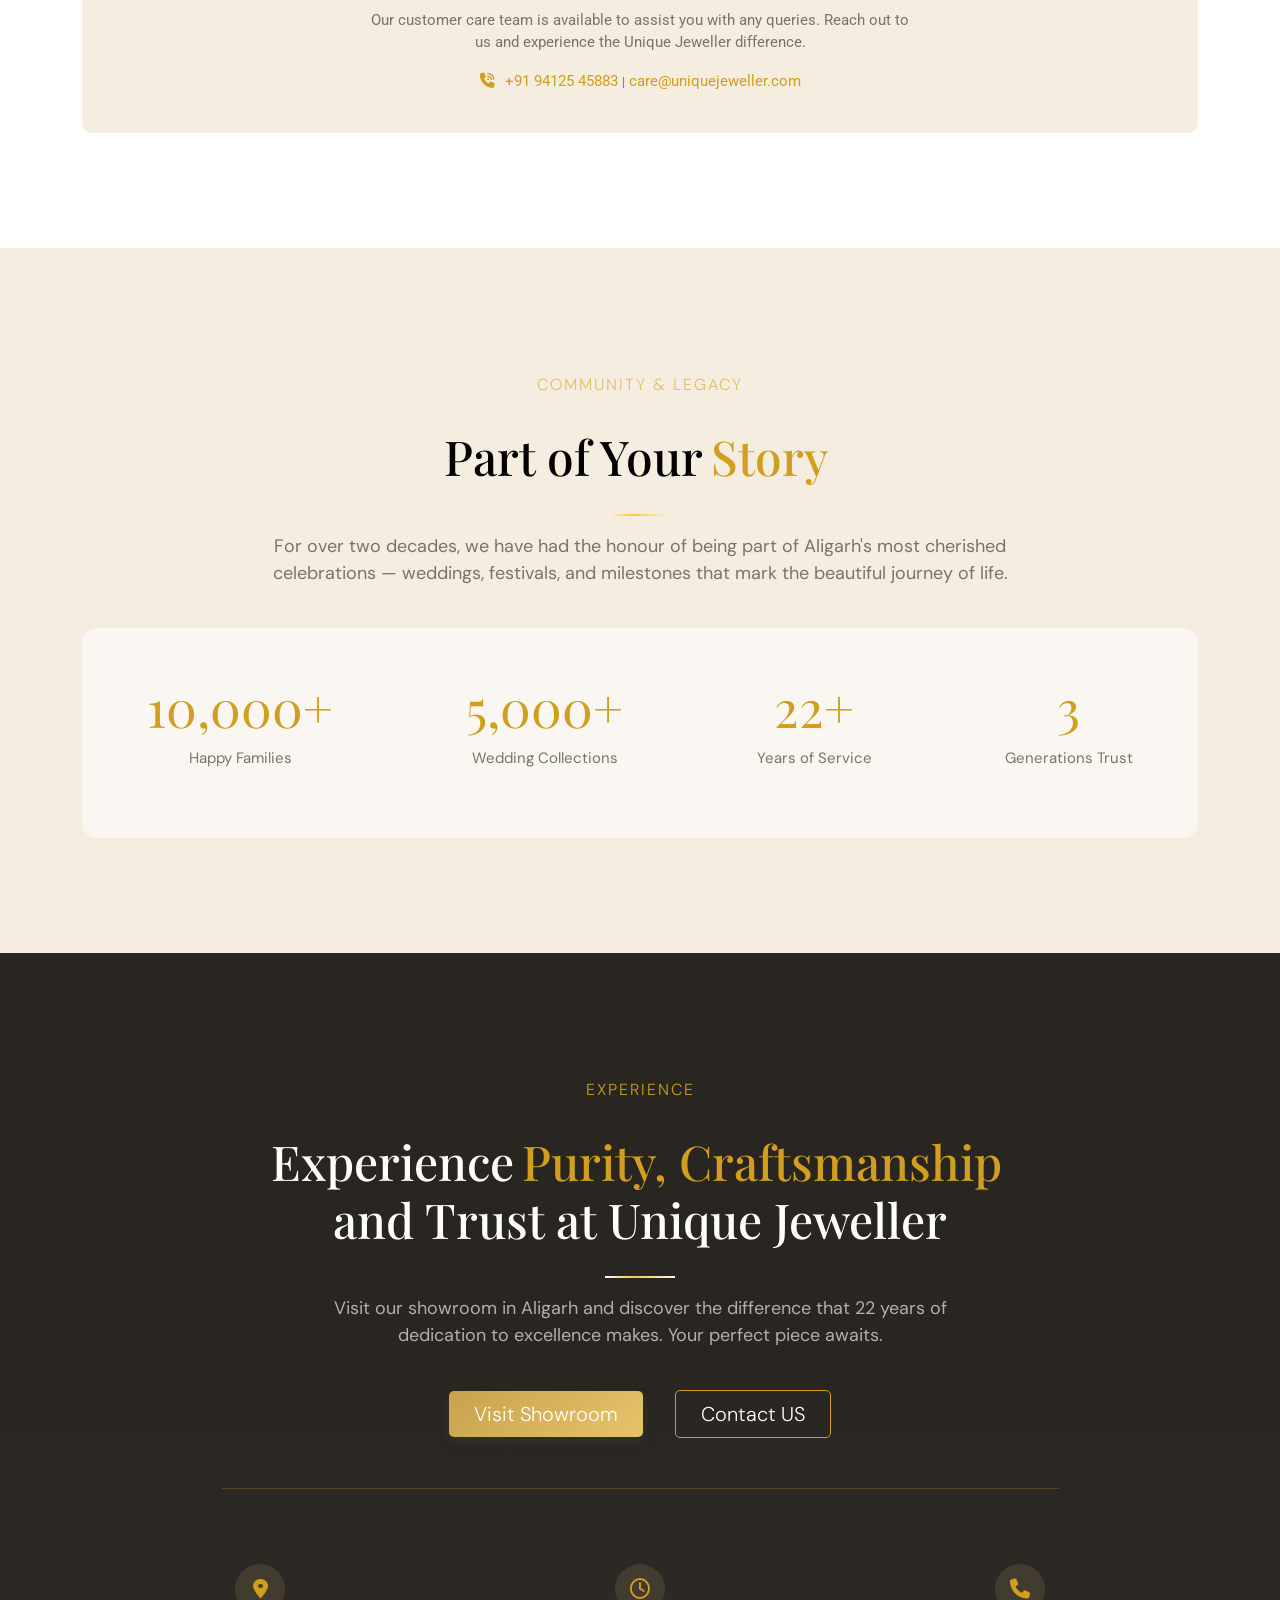
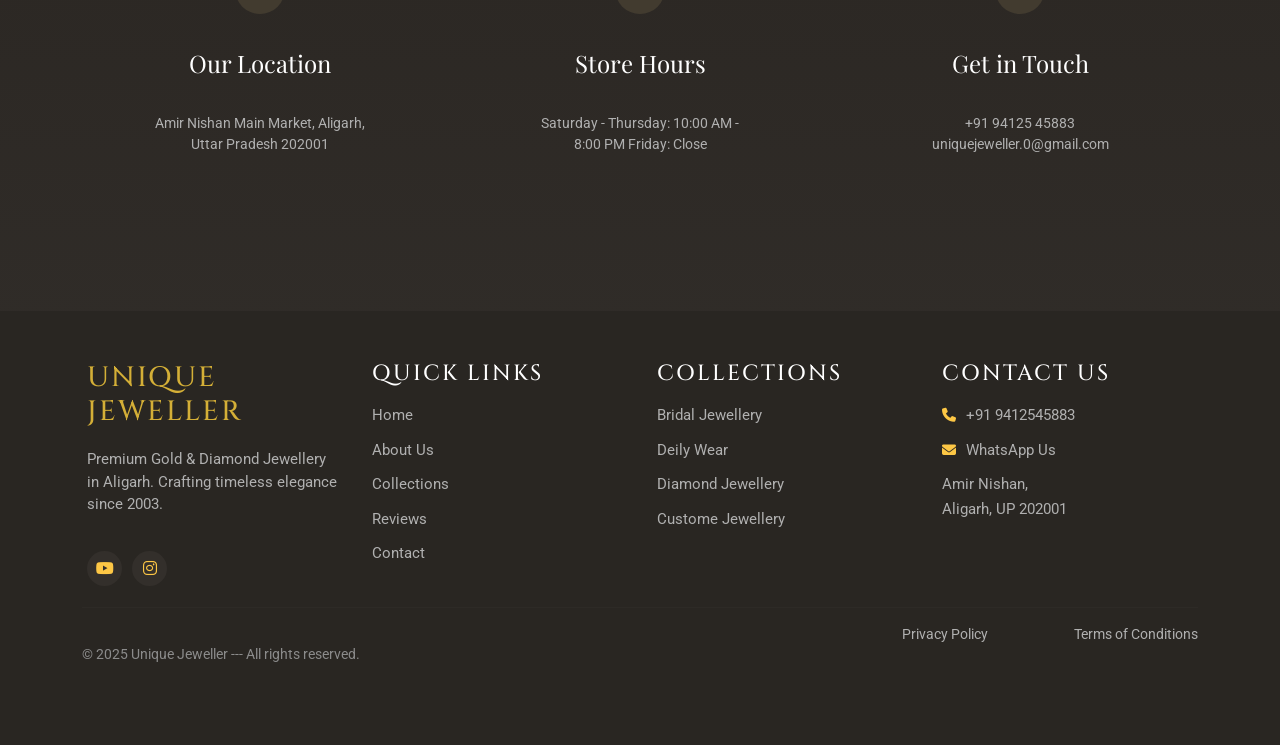
<file: aboutus.html>
<!DOCTYPE html>
<html lang="en">

<head>
  <meta charset="UTF-8">
  <meta name="viewport" content="width=device-width, initial-scale=1.0">
  <title>Unique Jeweller</title>
  <!-- bootstrap css  -->
  <link rel="stylesheet" href="./css/bootstrap.min.css">
  <!-- Font Awesome CDN  -->
  <link rel="stylesheet" href="https://cdnjs.cloudflare.com/ajax/libs/font-awesome/6.5.1/css/all.min.css">
  <!-- Custome CSS  -->
  <link rel="stylesheet" href="./css/style.css">
  <!-- Google Font  -->
  <link href="https://fonts.googleapis.com/css2?family=Cinzel:wght@400;600;700&family=Lora:wght@400;500&display=swap"
    rel="stylesheet">
  <!-- <link rel="preconnect" href="https://fonts.googleapis.com"> -->
  <link rel="preconnect" href="https://fonts.gstatic.com" crossorigin>
  <link
    href="https://fonts.googleapis.com/css2?family=Playfair+Display:ital,wght@0,400..900;1,400..900&family=Roboto:ital,wght@0,100..900;1,100..900&display=swap"
    rel="stylesheet">
  <link
    href="https://fonts.googleapis.com/css2?family=Crimson+Text:ital,wght@0,400;0,600;0,700;1,400;1,600;1,700&family=Pacifico&family=Playfair+Display:ital,wght@0,400..900;1,400..900&family=Roboto:ital,wght@0,100..900;1,100..900&display=swap"
    rel="stylesheet">

</head>

<body>
  <!-- Navbar  -->
  <nav class="navbar navbar-expand-lg fixed-top menu">
    <div class="container">
      <!-- logo -->
      <a class="navbar-brand logo" href="index.html">Unique Jeweller</a>
      <!-- toggle button -->
      <button class="navbar-toggler shadow-none border-0" type="button" data-bs-toggle="offcanvas"
        data-bs-target="#offcanvasNavbar" aria-controls="offcanvasNavbar" aria-label="Toggle navigation">
        <span class="navbar-toggler-icon"></span>
      </button>
      <!-- sidebar  -->
      <div class="offcanvas sidebar offcanvas-start" tabindex="-1" id="offcanvasNavbar"
        aria-labelledby="offcanvasNavbarLabel">
        <!-- sidebar header  -->
        <div class="offcanvas-header text-dark border-bottom">
          <h5 class="offcanvas-title logo" id="offcanvasNavbarLabel">Unique Jeweller</h5>
          <button type="button" class="btn-close golden" data-bs-dismiss="offcanvas" aria-label="Close"></button>
        </div>
        <!-- sidebar body  -->
        <div class="offcanvas-body">
          <ul class="navbar-nav justify-content-center flex-grow-1 pe-3">
            <li class="nav-item">
              <a class="nav-link mx-2" href="https://www.uniquejeweller.in">Home</a>
            </li>
            <li class="nav-item">
              <a class="nav-link mx-2" href="./aboutus.html">About US</a>
            </li>
            <li class="nav-item">
              <a class="nav-link mx-2" href="collections.html">Collections</a>
            </li>
            <li class="nav-item">
              <a class="nav-link mx-2" href="https://www.uniquejeweller.in">Reviews</a>
            </li>
            <li class="nav-item">
              <a class="nav-link mx-2" href="https://www.uniquejeweller.in">Help</a>
            </li>
            <li class="nav-item">
              <a class="nav-link mx-2" href="https://www.uniquejeweller.in">Contact</a>
            </li>
          </ul>
          <div class="d-flex align-items-lg-center justify-content-lg-center">
            <a href="tel:+919412545883" class="golden-icon d-flex justify-content-center align-items-center"
              type="submit">
              <i class="fa-solid fa-phone"></i>
            </a>
            <a href="https://wa.me/+919412545883?text=Hello%20Unique%20Jeweller,%20I%20want%20to%20enquire%20about%20jewellery"
              class="ms-3 golden-icon d-flex justify-content-center align-items-center" type="submit"
              style="font-size: 22px;">
              <i class="fa-brands fa-whatsapp"></i>
            </a>
          </div>
          <div class="d-flex align-items-lg-center justify-content-lg-center my-md-1 my-4">
            <a href="bookappointment.html" class="btn btn-golden mx-3 py-2">Book a Visit!</a>
          </div>
        </div>
      </div>
  </nav>
  <!-- Navbar End -->
  <!-- About Hero Section  -->
  <section class="about-hero">
    <div class="container about-container">
      <div class="row align-items-center">
        <div class="col-lg-6">
          <div class="about-hero-content">
            <p class="text-uppercase est"><span class="line"></span>Est. 2003. Aligarh</p>
            <h1 class="display-4 mb-4 golden">
              Crafting Trust in <br><span class="golden">Gold</span> Since 2003
            </h1>

            <p class="lead mb-4">
              For over two decades, we have been weaving trust, purity, and exquisite craftsmanship into every piece of
              jewellery we create. Your celebrations deserve nothing less than perfection.
            </p>

            <a href="https://www.google.com/maps/dir//Amir+Nishan,+Aligarh,+Uttar+Pradesh+202001/@30.3303503,78.0081109,15z/data=!4m8!4m7!1m0!1m5!1m1!1s0x3974a5ba114ba531:0xa2ebaacaaf89fecf!2m2!1d78.0837844!2d27.9034985?entry=ttu&g_ep=EgoyMDI1MTIwOS4wIKXMDSoASAFQAw%3D%3D"
              class="btn btn-golden me-3">Visit Our Showroom</a>
            <a href="./bookappointment.html" class="btn btn-outline-golden">Book a Consultation</a>
            <div class="bis">
              <p><span>22+</span><br>Years of Trust</p>
              <p><span>100%</span><br>bis hallmarked huid</p>
              <p><span>10K+</span><br>Happy Families</p>
            </div>

          </div>
        </div>
      </div>
    </div>
  </section>
  <!-- Hero Section End  -->
  <!-- about why choose us -->
  <section class="about-why-choose-us" id="aboutus">
    <div class="container">
      <div class="row d-flex align-items-center">
        <div class="col-lg-6 ">
          <div class="image-box position-relative">
            <img src="./images/firm.png" alt="Firm Unique Jeweller image">
            <div class="badge-top">
              <h5 class="mb-0 fw-bold">2003</h5>
              <small>Established</small>
            </div>
          </div>
        </div>
        <div class="col-lg-6">
          <div class="about-text">
            <p class="text-uppercase text-right golden"><span></span>Our Story</p>
            <h2 class="">A Legacy of Trust,<br><span class="dark-golden">Built with Love</span></h2>
            <div class="about-text-one">
              <p>In the heart of Aligarh, a dream was born in 2003. What started as a small family-owned jewellery store
                has blossomed into a name synonymous with trust, purity, and unmatched craftsmanship.</p>
              <p>For over two decades, Unique Jeweller has been more than just a destination for fine jewellery — we
                have become part of countless family celebrations, marking milestones with pieces that tell stories of
                love, tradition, and togetherness.</p>
              <p>Our journey has been guided by a simple philosophy: every customer is family, and every piece of
                jewellery must be crafted with the same care and devotion we would put into a creation for our own loved
                ones.</p>
            </div>
            <div class="about-text-two">
              <h4>"Every piece tells a story of trust"</h4>
              <p><span></span>The Unique Jeweller Family</p>
            </div>
          </div>
        </div>
      </div>
    </div>
  </section>
  <!--about why choose us end -->

  <!-- Our Philosophy Start -->
  <section class="our-philosophy" id="reviews">
    <div class="container">
      <div class="our-philosophy-text text-center">
        <p class="text-uppercase golden">Our Philosophy</p>
        <h2 class="">What We<span class="dark-golden mx-2">Stand For</span></h2>
        <span class="golden-light-line"></span>
        <p class="para">At Unique Jeweller, we are driven by values that have been passed down through generations —
          <br>values that define who we are and how we serve you.
        </p>
      </div>
      <div class="row">
        <div class="col-md-4">
          <div class="our-philosophy-item">
            <span><i class="fa-solid fa-heart"></i></span>
            <h4>Jewellery as Emotions</h4>
            <p>Every piece we craft carries the weight of emotions — the joy of a new beginning, the warmth of
              celebration, and the promise of forever. We understand that jewellery is never just an ornament; it is a
              keeper of memories.</p>
            <div class="b-line"></div>
          </div>
        </div>

        <div class="col-md-4">
          <div class="our-philosophy-item">
            <span><i class="fa-solid fa-eye"></i></span>
            <h4>Transparency & Trust</h4>
            <p>We believe in complete transparency in our pricing, our processes, and our products. What you see is what
              you get — with proper billing, clear explanations, and honest guidance that puts your interests first.</p>
            <div class="b-line"></div>
          </div>
        </div>

        <div class="col-md-4">
          <div class="our-philosophy-item">
            <span><i class="fa-regular fa-gem"></i></span>
            <h4>Purity Above All</h4>
            <p>Purity is not just a standard for us; it is a promise. Every gram of gold, every diamond we work with,
              meets the highest standards of authenticity and quality. Your trust is our most precious asset.</p>
            <div class="b-line"></div>
          </div>
        </div>
      </div>
    </div>
  </section>
  <!-- Our Philosophy End -->
  <!-- craftsmanship start -->
  <section class="craftsmanship">
    <div class="container">
      <div class="row d-flex align-items-center">
        <div class="col-lg-6">
          <div class="craftsmanship-text">
            <p class="text-uppercase text-right dark-golden"><span class="line"></span>Craftsmanship</p>
            <h2 class="">Where Art Meets<br><span class="dark-golden">Timeless Tradition</span></h2>
            <p class="para">Behind every exquisite piece at Unique Jeweller lies the dedication of master artisans who
              pour their hearts into their craft. Our craftsmen blend time-honoured techniques passed down through
              generations with modern precision to create jewellery that is truly exceptional.</p>
            <div class="craftsmanship-text-one">
              <p><span><i class="fa-regular fa-circle-check"></i></span>Skilled artisans with decades of experience</p>
              <p><span><i class="fa-regular fa-circle-check"></i></span>Traditional techniques preserved with precision
              </p>
              <p><span><i class="fa-regular fa-circle-check"></i></span>Modern technology for flawless finishing</p>
              <p><span><i class="fa-regular fa-circle-check"></i></span>Rigorous multi-stage quality inspection</p>
              <p><span><i class="fa-regular fa-circle-check"></i></span>Each piece individually crafted with care</p>
            </div>
            <div class="craftsmanship-text-two">
              <p><span>50+</span><br>Master Artisans</p>
              <p><span>22+</span><br>Years Experience</p>
              <p><span>100%</span><br>Handcrafted</p>
            </div>
          </div>
        </div>
        <div class="col-lg-6 ">
          <div class="image-box position-relative">
            <img src="./images/artisan-crafting.jpg" alt="Firm Unique Jeweller image">
          </div>
        </div>
      </div>
    </div>
  </section>
  <!-- craftsmanship end -->
  <!-- Trust Start  -->
  <section class="trust" id="reviews">
    <div class="container">
      <div class="trust-text text-center">
        <p class="text-uppercase golden">Trust & Certification</p>
        <h2 class="">Your Trust,<span class="dark-golden mx-2">Our Responsibility</span></h2>
        <span class="golden-light-line"></span>
        <p class="para">We uphold the highest standards of transparency and authenticity. Every piece comes with
          <br>proper certification and documentation.
        </p>
      </div>
      <div class="row">
        <div class="col-md-3">
          <div class="trust-item">
            <span><i class="fa-solid fa-shield"></i></span>
            <h4>BIS Hallmarked HUID Gold</h4>
            <p>100% BIS certified with HUID registration for complete authenticity and purity assurance.</p>
          </div>
        </div>

        <div class="col-md-3">
          <div class="trust-item">
            <span><i class="fa-regular fa-gem"></i></span>
            <h4>Certified Diamonds</h4>
            <p>Every diamond comes with certification from reputed gemological laboratories.</p>
          </div>
        </div>

        <div class="col-md-3">
          <div class="trust-item">
            <span><i class="fa-regular fa-file-lines"></i></span>
            <h4>Transparent Billing</h4>
            <p>Clear, itemized invoices with making charges, stone value, and gold rate clearly mentioned.</p>
          </div>
        </div>

        <div class="col-md-3">
          <div class="trust-item">
            <span><i class="fa-solid fa-medal"></i></span>
            <h4>Quality Guaranteed</h4>
            <p>Our quality promise ensures every piece meets the highest standards of excellence.</p>
          </div>
        </div>
      </div>
      <div class="iso">
        <p><span><i class="fa-solid fa-shield"></i></span>ISO 9001:2015 Quality Management Standards</p>
      </div>
    </div>
  </section>
  <!-- Trust End  -->
  <!-- Creations Start -->
  <section class="creations">
    <div class="container">
      <div class="row d-flex align-items-center">
        <div class="col-lg-6">
          <div class="creations-text">
            <p class="text-uppercase text-right dark-golden"><span class="line"></span>Custom Creations</p>
            <h2 class="">Your Dream,<br><span class="dark-golden">Our Creation</span></h2>
            <div class="creations-text-one">
              <p>At Unique Jeweller, we believe that the most precious jewellery is one that reflects your unique story.
                Our custom design service takes you on a journey from imagination to reality — creating pieces that are
                truly one of a kind.</p>
              <p>Whether it is a bespoke bridal set that captures your heritage, a personalised gift for someone
                special, or an heirloom piece to pass down through generations — our master craftsmen are ready to bring
                your vision to life.</p>
            </div>
          </div>
          <a href="" class="btn btn-golden">Book a Design Consultation</a>
        </div>
        <div class="col-lg-6 ">
          <div class="row">
            <div class="col-md-6">
              <div class="creations-box-item">
                <span><i class="fa-regular fa-comment"></i></span>
                <h4>Personalized Designs</h4>
                <p>Share your vision and we bring it to life</p>
              </div>
            </div>
            <div class="col-md-6">
              <div class="creations-box-item">
                <span><i class="fa-solid fa-palette"></i></span>
                <h4>Expert Consultation</h4>
                <p>One-on-one guidance from our design experts</p>
              </div>
            </div>
          </div>
          <div class="row">
            <div class="col-md-6">
              <div class="creations-box-item">
                <span><i class="fa-regular fa-star"></i></span>
                <h4>Bridal Collections</h4>
                <p>Custom pieces for your special day</p>
              </div>
            </div>
            <div class="col-md-6">
              <div class="creations-box-item">
                <span><i class="fa-solid fa-heart"></i></span>
                <h4>Daily Wear</h4>
                <p>Elegant pieces for everyday moments</p>
              </div>
            </div>
          </div>
        </div>
      </div>
      <div class="creations-process">
        <h2 class="">From Idea to<span class="dark-golden mx-2">Handcrafted Jewellery</span></h2>
        <div class="process-bar">
          <div class="process-item">
            <span>01</span>
            <p>Consultation <br><small>Share your vision</small></p>
          </div>
          <div class="process-item">
            <span>02</span>
            <p>Design<br><small>We create sketches</small></p>
          </div>
          <div class="process-item">
            <span>03</span>
            <p>Crafting<br><small>Master artisans at work</small></p>
          </div>
          <div class="process-item">
            <span>04</span>
            <p>Delivery<br><small>Your masterpiece</small></p>
          </div>
        </div>
      </div>
    </div>
  </section>
  <!-- Creations End -->

  <!-- Customer care Start -->
  <section class="customer-care">
    <div class="container">
      <div class="customer-care-text text-center">
        <p class="text-uppercase golden">Customer Care</p>
        <h2 class="">Beyond the<span class="dark-golden mx-2">Purchase</span></h2>
        <span class="golden-light-line"></span>
        <p class="para">At Unique Jeweller, our commitment to you extends far beyond the moment of purchase. We are<br>
          dedicated to ensuring your complete satisfaction, today and always.</p>
      </div>
      <div class="row">
        <div class="col-md-6">
          <div class="customer-care-item">
            <span><i class="fa-solid fa-arrows-rotate"></i></span>
            <div>
              <h4>Easy Exchange & Buyback</h4>
              <p>Flexible exchange policies and fair buyback rates on all our jewellery. Your investment is always protected.</p>
            </div>
          </div>
        </div>
         <div class="col-md-6">
          <div class="customer-care-item">
            <span><i class="fa-solid fa-hammer"></i></span>
            <div>
              <h4>Repair & Polishing</h4>
              <p>Expert repair services and professional polishing to keep your precious pieces looking as beautiful as new.</p>
            </div>
          </div>
        </div>
      </div>
      <div class="row">
        <div class="col-md-6">
          <div class="customer-care-item">
            <span><i class="fa-solid fa-phone-volume"></i></span>
            <div>
              <h4>Lifetime Support</h4>
              <p>Our relationship does not end at purchase. We are here to assist you with any questions or needs, always.</p>
            </div>
          </div>
        </div>
         <div class="col-md-6">
          <div class="customer-care-item">
            <span><i class="fa-solid fa-shield"></i></span>
            <div>
              <h4>Care & Maintenance</h4>
              <p>Cleaning and inspection services to ensure your jewellery remains in perfect condition for generations.</p>
            </div>
          </div>
        </div>
      </div>
      <div class="customer-care-box">
        <h2>Have Questions? We are Here to Help</h2>
        <p>Our customer care team is available to assist you with any queries. Reach out to <br>us and experience the Unique Jeweller difference.</p>
        <p class="care-para"><i class="fa-solid fa-phone-volume"></i>+91 94125 45883 <small>|</small> care@uniquejeweller.com</p>
      </div>
    </div>
    </div>
  </section>
  <!-- Customer care End -->

  <!-- Legacy Start -->
  <section class="legacy">
    <div class="container">
      <div class="legacy-text text-center">
        <p class="text-uppercase golden">Community & Legacy</p>
        <h2 class="">Part of Your<span class="dark-golden mx-2">Story</span></h2>
        <span class="golden-light-line"></span>
        <p class="para">For over two decades, we have had the honour of being part of Aligarh's most cherished <br>celebrations — weddings, festivals, and milestones that mark the beautiful journey of life.</p>
      </div>
      <div class="legacy-number">
        <h4>10,000+<br><small>Happy Families</small></h4>
        <h4>5,000+<br><small>Wedding Collections</small></h4>
        <h4>22+<br><small>Years of Service</small></h4>
        <h4>3<br><small>Generations Trust</small></h4>
      </div>
    </div>
  </section>
  <!-- Legacy End -->
   <!-- Experience Start -->
    <section class="experience">
    <div class="container">
      <div class="experience-text text-center">
        <p class="text-uppercase golden">Experience</p>
        <h2 class="">Experience<span class="mx-2">Purity, Craftsmanship</span><br>and Trust at Unique Jeweller</h2>
        <span class="golden-light-line"></span>
        <p class="para">Visit our showroom in Aligarh and discover the difference that 22 years of<br> dedication to excellence makes. Your perfect piece awaits.</p>
      </div>
      <div class="experience-btn">
        <a href="bookappointment.html" class="btn btn-golden mx-3 py-2">Visit Showroom</a>
        <a href="bookappointment.html" class="btn btn-golden-outline mx-3 py-2">Contact US</a>
      </div>
      <hr>
      <div class="row">
        <div class="col-md-4">
          <div class="experiance-item">
            <span><i class="fa-solid fa-location-dot"></i></span>
            <h4>Our Location</h4>
            <p>Amir Nishan Main Market,
Aligarh, Uttar Pradesh 202001</p>
          </div>
        </div>
        <div class="col-md-4">
          <div class="experiance-item">
            <span><i class="fa-regular fa-clock"></i></span>
            <h4>Store Hours</h4>
            <p>Saturday - Thursday: 10:00 AM - 8:00 PM Friday: Close</p>
          </div>
        </div>
        <div class="col-md-4">
          <div class="experiance-item">
            <span><i class="fa-solid fa-phone"></i></span>
            <h4>Get in Touch</h4>
            <p>+91 94125 45883 uniquejeweller.0@gmail.com</p>
          </div>
        </div>
      </div>
    </div>
  </section>
   <!-- Experience End -->

  <!-- footer  -->
  <section class="footer">
    <div class="container">
      <div class="row">
        <div class="col-lg-3 col-md-6">
          <div class="footer-item">
            <h2>Unique Jeweller</h2>
            <p>Premium Gold & Diamond Jewellery in Aligarh. Crafting timeless elegance since 2003.</p>
            <div class="d-flex align-item center">
              <a href="https://www.youtube.com/@uniquejeweller"
                class="golden-icon d-flex justify-content-center align-items-center"><i
                  class="fa-brands fa-youtube"></i></a>
              <a href="https://www.instagram.com/uniquejewellerofficial/"
                class="golden-icon d-flex justify-content-center align-items-center"><i
                  class="fa-brands fa-instagram"></i></a>
            </div>
          </div>
        </div>

        <div class="col-lg-3 col-md-6">
          <div class="footer-item">
            <h3>Quick Links</h3>
            <ul>
              <li><a href="./index.html">Home</a></li>
              <li><a href="./aboutus.html">About Us</a></li>
              <li><a href="./collections.html">Collections</a></li>
              <li><a href="./index.html">Reviews</a></li>
              <li><a href="./index.html">Contact</a></li>
            </ul>
          </div>
        </div>

        <div class="col-lg-3 col-md-6">
          <div class="footer-item">
            <h3>Collections</h3>
            <ul>
              <li><a href="./index.html">Bridal Jewellery</a></li>
              <li><a href="./index.html">Deily Wear</a></li>
              <li><a href="./index.html">Diamond Jewellery</a></li>
              <li><a href="./index.html">Custome Jewellery</a></li>
            </ul>
          </div>
        </div>

        <div class="col-lg-3 col-md-6">
          <div class="footer-item">
            <h3>Contact Us</h3>
            <ul>
              <li><i class="fa-solid fa-phone"></i><a href="tel:+919412545883">+91 9412545883</a></li>
              <li><i class="fa-solid fa-envelope"></i><a href="https://wa.me/+919412545883?text=Hello%20Unique%20Jeweller,%20I%20want%20to%20enquire%20about%20jewellery">WhatsApp Us</a></li>
              <li><a href="https://www.google.com/maps/dir//Amir+Nishan,+Aligarh,+Uttar+Pradesh+202001/@30.3303503,78.0081109,15z/data=!4m8!4m7!1m0!1m5!1m1!1s0x3974a5ba114ba531:0xa2ebaacaaf89fecf!2m2!1d78.0837844!2d27.9034985?entry=ttu&g_ep=EgoyMDI1MTIwOS4wIKXMDSoASAFQAw%3D%3D">Amir Nishan, <br>Aligarh, UP 202001</a></li>
            </ul>
          </div>
        </div>
      </div>
      <hr>
      <div class="copy-right d-md-flex justify-content-between">
        <p class="text-center">© 2025 Unique Jeweller --- All rights reserved.</p>
        <div class="d-md-flex justify-content-center">
          <a href="./privacypolicy.html" class="mx-md-3">Privacy Policy</a>
          <a href="./termsandcondition.html">Terms of Conditions</a>
        </div>
      </div>
    </div>
  </section>

  <!-- footer end -->


  <script src="./js/bootstrap.min.js"></script>
  <script>
    const sections = document.querySelectorAll("section");
    const navLinks = document.querySelectorAll(".nav-link");

    window.addEventListener("scroll", () => {
      let current = "";

      sections.forEach(section => {
        const sectionTop = section.offsetTop - 100;
        if (pageYOffset >= sectionTop) {
          current = section.getAttribute("id");
        }
      });

      navLinks.forEach(link => {
        link.classList.remove("active");
        if (link.getAttribute("href") === "#" + current) {
          link.classList.add("active");
        }
      });
    });

    document.querySelectorAll('.nav-link').forEach(link => {
      link.addEventListener('click', () => {
        const navbarCollapse = document.querySelector('.navbar-collapse');
        if (navbarCollapse.classList.contains('show')) {
          new bootstrap.Collapse(navbarCollapse).toggle();
        }
      });
    });

    var tooltipTriggerList = [].slice.call(document.querySelectorAll('[data-bs-toggle="tooltip"]'))
    var tooltipList = tooltipTriggerList.map(function (tooltipTriggerEl) {
      return new bootstrap.Tooltip(tooltipTriggerEl)
    })
  </script>
</body>

</html>
</file>
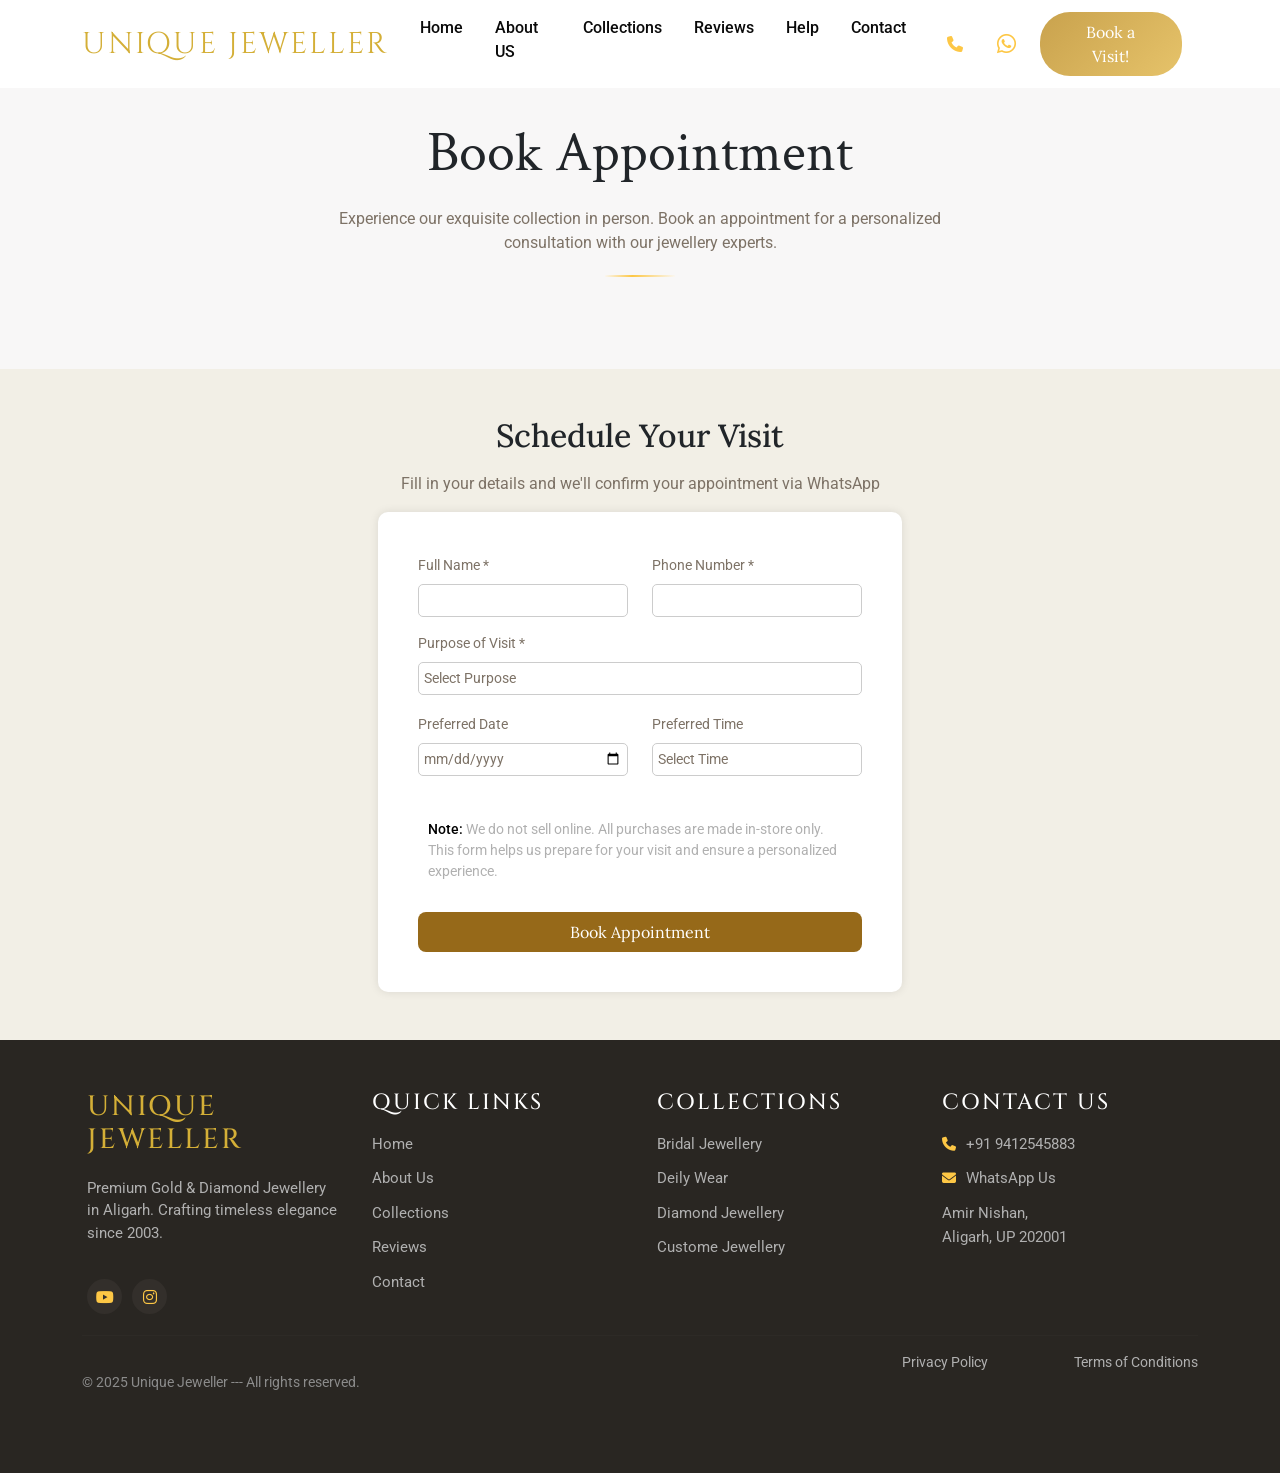
<file: bookappointment.html>
<!DOCTYPE html>
<html lang="en">

<head>
  <meta charset="UTF-8">
  <meta name="viewport" content="width=device-width, initial-scale=1.0">
  <title>Unique Jeweller</title>
  <!-- bootstrap css  -->
  <link rel="stylesheet" href="./css/bootstrap.min.css">
  <!-- Font Awesome CDN  -->
  <link rel="stylesheet" href="https://cdnjs.cloudflare.com/ajax/libs/font-awesome/6.5.1/css/all.min.css">
  <!-- Custome CSS  -->
  <link rel="stylesheet" href="./css/style.css">
  <!-- Google Font  -->
  <link href="https://fonts.googleapis.com/css2?family=Cinzel:wght@400;600;700&family=Lora:wght@400;500&display=swap"
    rel="stylesheet">
  <!-- <link rel="preconnect" href="https://fonts.googleapis.com"> -->
  <link rel="preconnect" href="https://fonts.gstatic.com" crossorigin>
  <link
    href="https://fonts.googleapis.com/css2?family=Playfair+Display:ital,wght@0,400..900;1,400..900&family=Roboto:ital,wght@0,100..900;1,100..900&display=swap"
    rel="stylesheet">
  <link
    href="https://fonts.googleapis.com/css2?family=Crimson+Text:ital,wght@0,400;0,600;0,700;1,400;1,600;1,700&family=Pacifico&family=Playfair+Display:ital,wght@0,400..900;1,400..900&family=Roboto:ital,wght@0,100..900;1,100..900&display=swap"
    rel="stylesheet">

</head>

<body>
  <!-- Navbar  -->
  <nav class="navbar navbar-expand-lg fixed-top menu">
    <div class="container">
      <!-- logo -->
      <a class="navbar-brand logo" href="index.html">Unique Jeweller</a>
      <!-- toggle button -->
      <button class="navbar-toggler shadow-none border-0" type="button" data-bs-toggle="offcanvas"
        data-bs-target="#offcanvasNavbar" aria-controls="offcanvasNavbar" aria-label="Toggle navigation">
        <span class="navbar-toggler-icon"></span>
      </button>
      <!-- sidebar  -->
      <div class="offcanvas sidebar offcanvas-start" tabindex="-1" id="offcanvasNavbar"
        aria-labelledby="offcanvasNavbarLabel">
        <!-- sidebar header  -->
        <div class="offcanvas-header text-dark border-bottom">
          <h5 class="offcanvas-title logo" id="offcanvasNavbarLabel">Unique Jeweller</h5>
          <button type="button" class="btn-close golden" data-bs-dismiss="offcanvas" aria-label="Close"></button>
        </div>
        <!-- sidebar body  -->
        <div class="offcanvas-body">
          <ul class="navbar-nav justify-content-center flex-grow-1 pe-3">
            <li class="nav-item">
              <a class="nav-link mx-2" href="https://www.uniquejeweller.in">Home</a>
            </li>
            <li class="nav-item">
              <a class="nav-link mx-2" href="./aboutus.html">About US</a>
            </li>
            <li class="nav-item">
              <a class="nav-link mx-2" href="collections.html">Collections</a>
            </li>
            <li class="nav-item">
              <a class="nav-link mx-2" href="https://www.uniquejeweller.in">Reviews</a>
            </li>
            <li class="nav-item">
              <a class="nav-link mx-2" href="https://www.uniquejeweller.in">Help</a>
            </li>
            <li class="nav-item">
              <a class="nav-link mx-2" href="https://www.uniquejeweller.in">Contact</a>
            </li>
          </ul>
          <div class="d-flex align-items-lg-center justify-content-lg-center">
            <a href="tel:+919412545883" class="golden-icon d-flex justify-content-center align-items-center" type="submit">
              <i class="fa-solid fa-phone"></i>
            </a>
            <a href="https://wa.me/+919412545883?text=Hello%20Unique%20Jeweller,%20I%20want%20to%20enquire%20about%20jewellery" class="ms-3 golden-icon d-flex justify-content-center align-items-center" type="submit" style="font-size: 22px;">
              <i class="fa-brands fa-whatsapp"></i>
            </a>
          </div>
          <div class="d-flex align-items-lg-center justify-content-lg-center my-md-1 my-4">
            <a href="bookappointment.html" class="btn btn-golden mx-3 py-2 w-100">Book a Visit!</a>
          </div>
        </div>
      </div>
    </div>
  </nav>
  <!-- Navbar End -->
<!-- bookappointment Heading -->
<section class="appointment-head">
    <div class="container">
        <h1>Book Appointment</h1>
        <p>Experience our exquisite collection in person. Book an appointment for a personalized<br> consultation with our jewellery experts.</p>
        <span class="golden-light-line"></span>
    </div>
</section>
<!-- bookappointment Heading End -->
 <!-- Appointment Form -->
 <section class="appointment-form py-5">
    <div class="container">
      <h2 class="text-center">Schedule Your Visit</h2>
      <p class="text-center my-3">Fill in your details and we'll confirm your appointment via WhatsApp</p>
        <div class="d-flex justify-content-center align-items-center">
                <form>
                  <span id="alert"></span>
                  <div class="row">
                    <div class="col-md-6">
                      <label for="" class="form-label">Full Name *</label>
                      <input id="fullname" type="text" class="form-control">
                    </div>
                    <div class="col-md-6">
                      <label for="" class="form-label">Phone Number *</label>
                      <input id="phonenumber" type="text" class="form-control">
                    </div>
                  </div>
                    <div class="mb-3">
                      <label for="exampleInputEmail1" class="form-label">Purpose of Visit *</label>
                      <select id="purposeofvisit" class="form-control" name="" id="">
                        <option value="" selected> Select Purpose</option>
                        <option value="Gold Jewellery"> Gold Jewellery</option>
                        <option value="Diamond Jewellery">Diamond Jewellery</option>
                        <option value="Silver Jewellery">Silver Jewellery</option>
                        <option value="Custom Design">Custom Design</option>
                        <option value="Gold Exchange">Gold Exchange</option>
                        <option value="General Visit">General Visit</option>
                      </select>
                    </div>
                    <div class="row">
                    <div class="col-md-6">
                      <label for="" class="form-label">Preferred Date</label>
                      <input id="date" type="date" class="form-control">
                    </div>
                    <div class="col-md-6">
                      <label for="" class="form-label">Preferred Time</label>
                      <select id="time" class="form-control" name="" id="">
                        <option value="" selected> Select Time</option>
                        <option value="12:00 PM">12:00 PM</option>
                        <option value="01:00 PM">01:00 PM</option>
                        <option value="02:00 PM">02:00 PM</option>
                        <option value="03:00 PM">03:00 PM</option>
                        <option value="04:00 PM">04:00 PM</option>
                        <option value="07:00 PM">07:00 PM</option>
                      </select>
                    </div>
                  </div>
                  <p><strong>Note:</strong> We do not sell online. All purchases are made in-store only. This form helps us prepare for your visit and ensure a personalized experience.</p>
                    <button id="submit" type="submit" class="btn btn-dark-golden w-100">Book Appointment</button>
                  </form>
        </div>
    </div>
</section>
 <!-- Appointment Form End -->
<!-- footer  -->
  <section class="footer">
    <div class="container">
      <div class="row">
        <div class="col-lg-3 col-md-6">
          <div class="footer-item">
            <h2>Unique Jeweller</h2>
            <p>Premium Gold & Diamond Jewellery in Aligarh. Crafting timeless elegance since 2003.</p>
           <div class="d-flex align-item center">
              <a href="https://www.youtube.com/@uniquejeweller" class="golden-icon d-flex justify-content-center align-items-center"><i class="fa-brands fa-youtube"></i></a>
              <a href="https://www.instagram.com/uniquejewellerofficial/" class="golden-icon d-flex justify-content-center align-items-center"><i class="fa-brands fa-instagram"></i></a>
            </div>
          </div>
        </div>

        <div class="col-lg-3 col-md-6">
          <div class="footer-item">
            <h3>Quick Links</h3>
           <ul>
              <li><a href="./index.html">Home</a></li>
              <li><a href="./aboutus.html">About Us</a></li>
              <li><a href="./collections.html">Collections</a></li>
              <li><a href="./index.html">Reviews</a></li>
              <li><a href="./index.html">Contact</a></li>
            </ul>
          </div>
        </div>

        <div class="col-lg-3 col-md-6">
          <div class="footer-item">
            <h3>Collections</h3>
           <ul>
              <li><a href="./index.html">Bridal Jewellery</a></li>
              <li><a href="./index.html">Deily Wear</a></li>
              <li><a href="./index.html">Diamond Jewellery</a></li>
              <li><a href="./index.html">Custome Jewellery</a></li>
            </ul>
          </div>
        </div>

        <div class="col-lg-3 col-md-6">
          <div class="footer-item">
            <h3>Contact Us</h3>
            <ul>
              <li><i class="fa-solid fa-phone"></i><a href="tel:+919412545883">+91 9412545883</a></li>
              <li><i class="fa-solid fa-envelope"></i><a href="https://wa.me/+919412545883?text=Hello%20Unique%20Jeweller,%20I%20want%20to%20enquire%20about%20jewellery">WhatsApp Us</a></li>
              <li><a href="https://www.google.com/maps/dir//Amir+Nishan,+Aligarh,+Uttar+Pradesh+202001/@30.3303503,78.0081109,15z/data=!4m8!4m7!1m0!1m5!1m1!1s0x3974a5ba114ba531:0xa2ebaacaaf89fecf!2m2!1d78.0837844!2d27.9034985?entry=ttu&g_ep=EgoyMDI1MTIwOS4wIKXMDSoASAFQAw%3D%3D">Amir Nishan, <br>Aligarh, UP 202001</a></li>
            </ul>
          </div>
        </div>
      </div>
      <hr>
      <div class="copy-right d-md-flex justify-content-between">
        <p class="text-center">© 2025 Unique Jeweller --- All rights reserved.</p>
        <div class="d-md-flex justify-content-center">
          <a href="./privacypolicy.html" class="mx-md-3">Privacy Policy</a>
          <a href="./termsandcondition.html">Terms of Conditions</a>
        </div>
      </div>
    </div>
  </section>

  <!-- footer end -->


  <script src="./js/bootstrap.min.js"></script>
  <script>
    let fullName = document.getElementById("fullname");
    let phoneNumber = document.getElementById("phonenumber");
    let purposeofVisit = document.getElementById("purposeofvisit");
    let appointmentDate = document.getElementById("date");
    let appointmentTime = document.getElementById("time");
    let alert = document.getElementById("alert");

    document.getElementById("submit").addEventListener("click", function (e) {
      e.preventDefault();
      if (!fullName.value || !phoneNumber.value || !purposeofVisit.value) {
        alert.innerText = "Please fill in all the required fields.";
        return;
      }
      if (phoneNumber.value.length !== 10) {
        alert.innerText = "Please enter a valid 10-digit phone number.";
        return;
      }
      let formData = {
        fullName: fullName.value,
        phoneNumber: phoneNumber.value,
        purposeofVisit: purposeofVisit.value,
        appointmentDate: appointmentDate.value,
        appointmentTime: appointmentTime.value,
      };

      const message = `Hello, I would like to book an appointment.\n\nName: ${formData.fullName}\nPhone: ${formData.phoneNumber}\nPurpose: ${formData.purposeofVisit}${formData.appointmentDate ? `\nPreferred Date: ${formData.appointmentDate}` : ""}${formData.appointmentTime ? `\nPreferred Time: ${formData.appointmentTime}` : ""}`;

      window.open(`https://wa.me/919412545883?text=${encodeURIComponent(message)}`);

      console.log(formData);
    });
  </script>
</body>

</html>
</file>
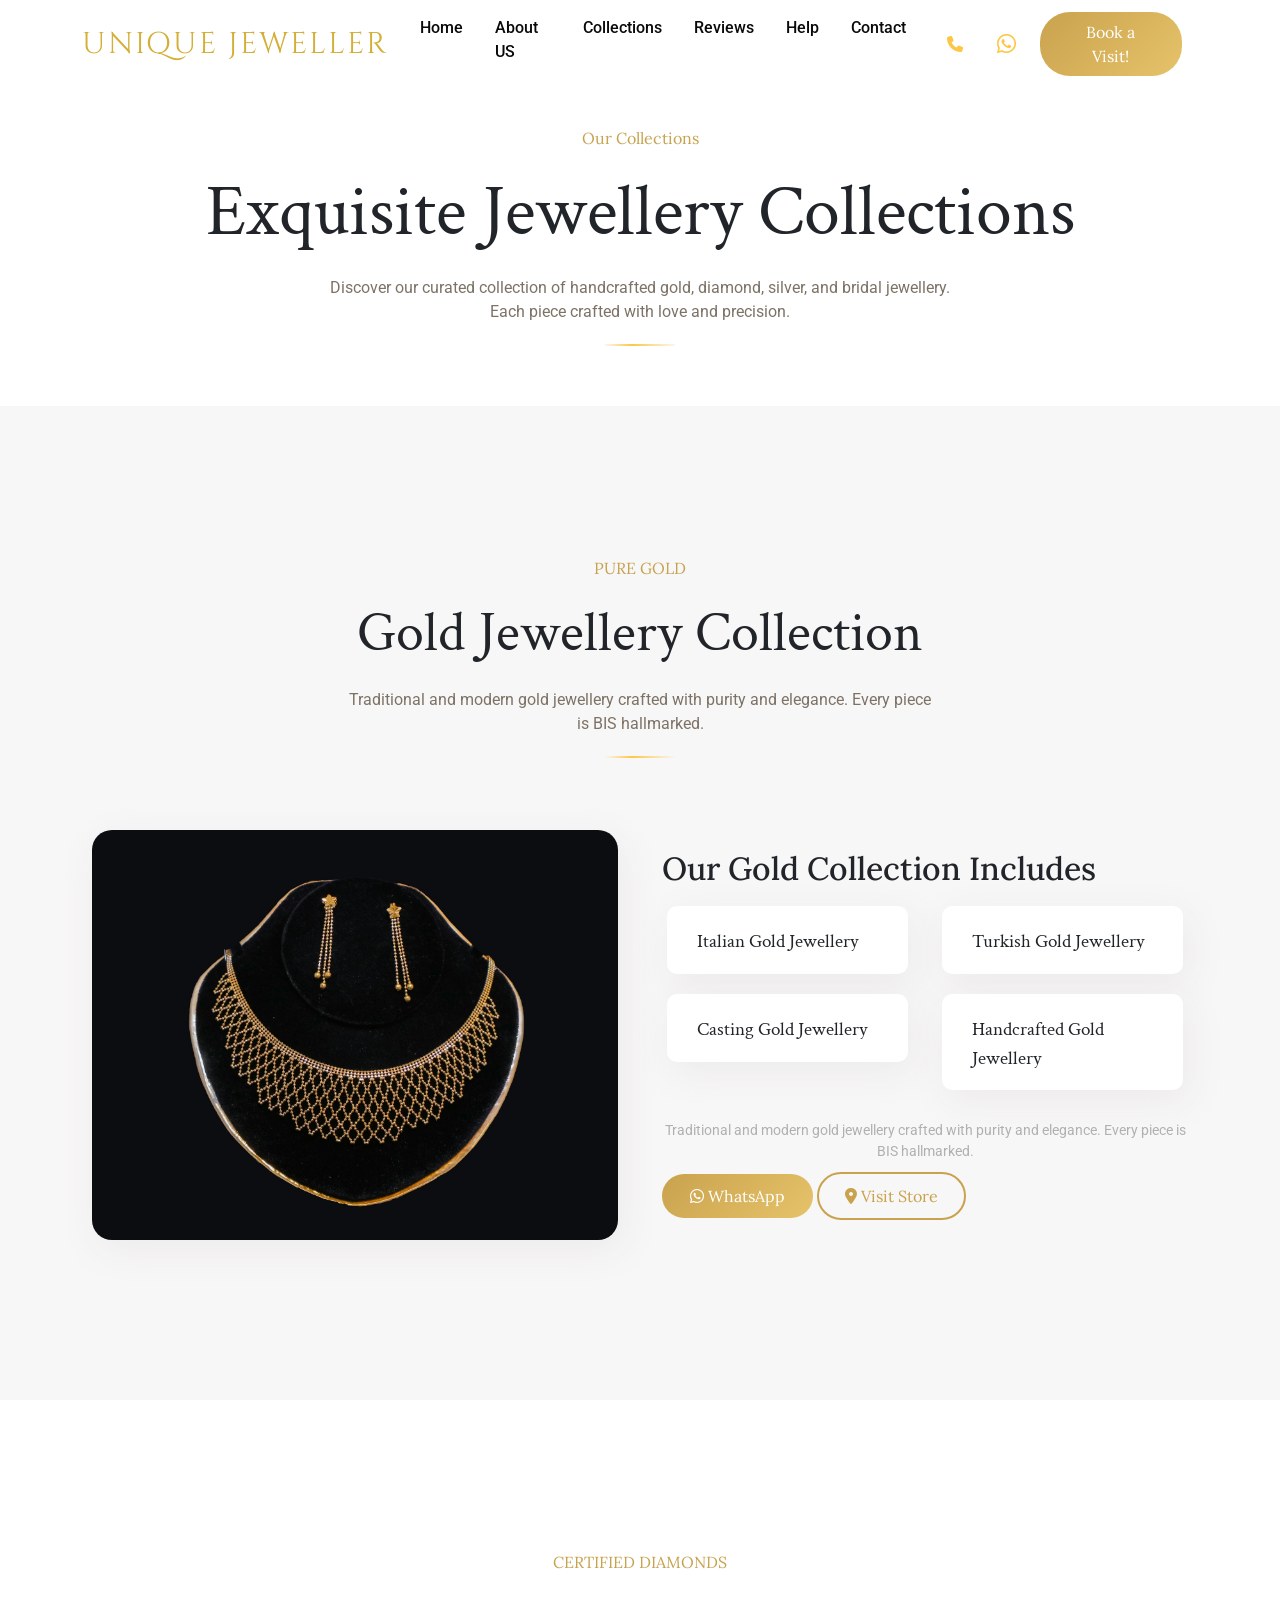
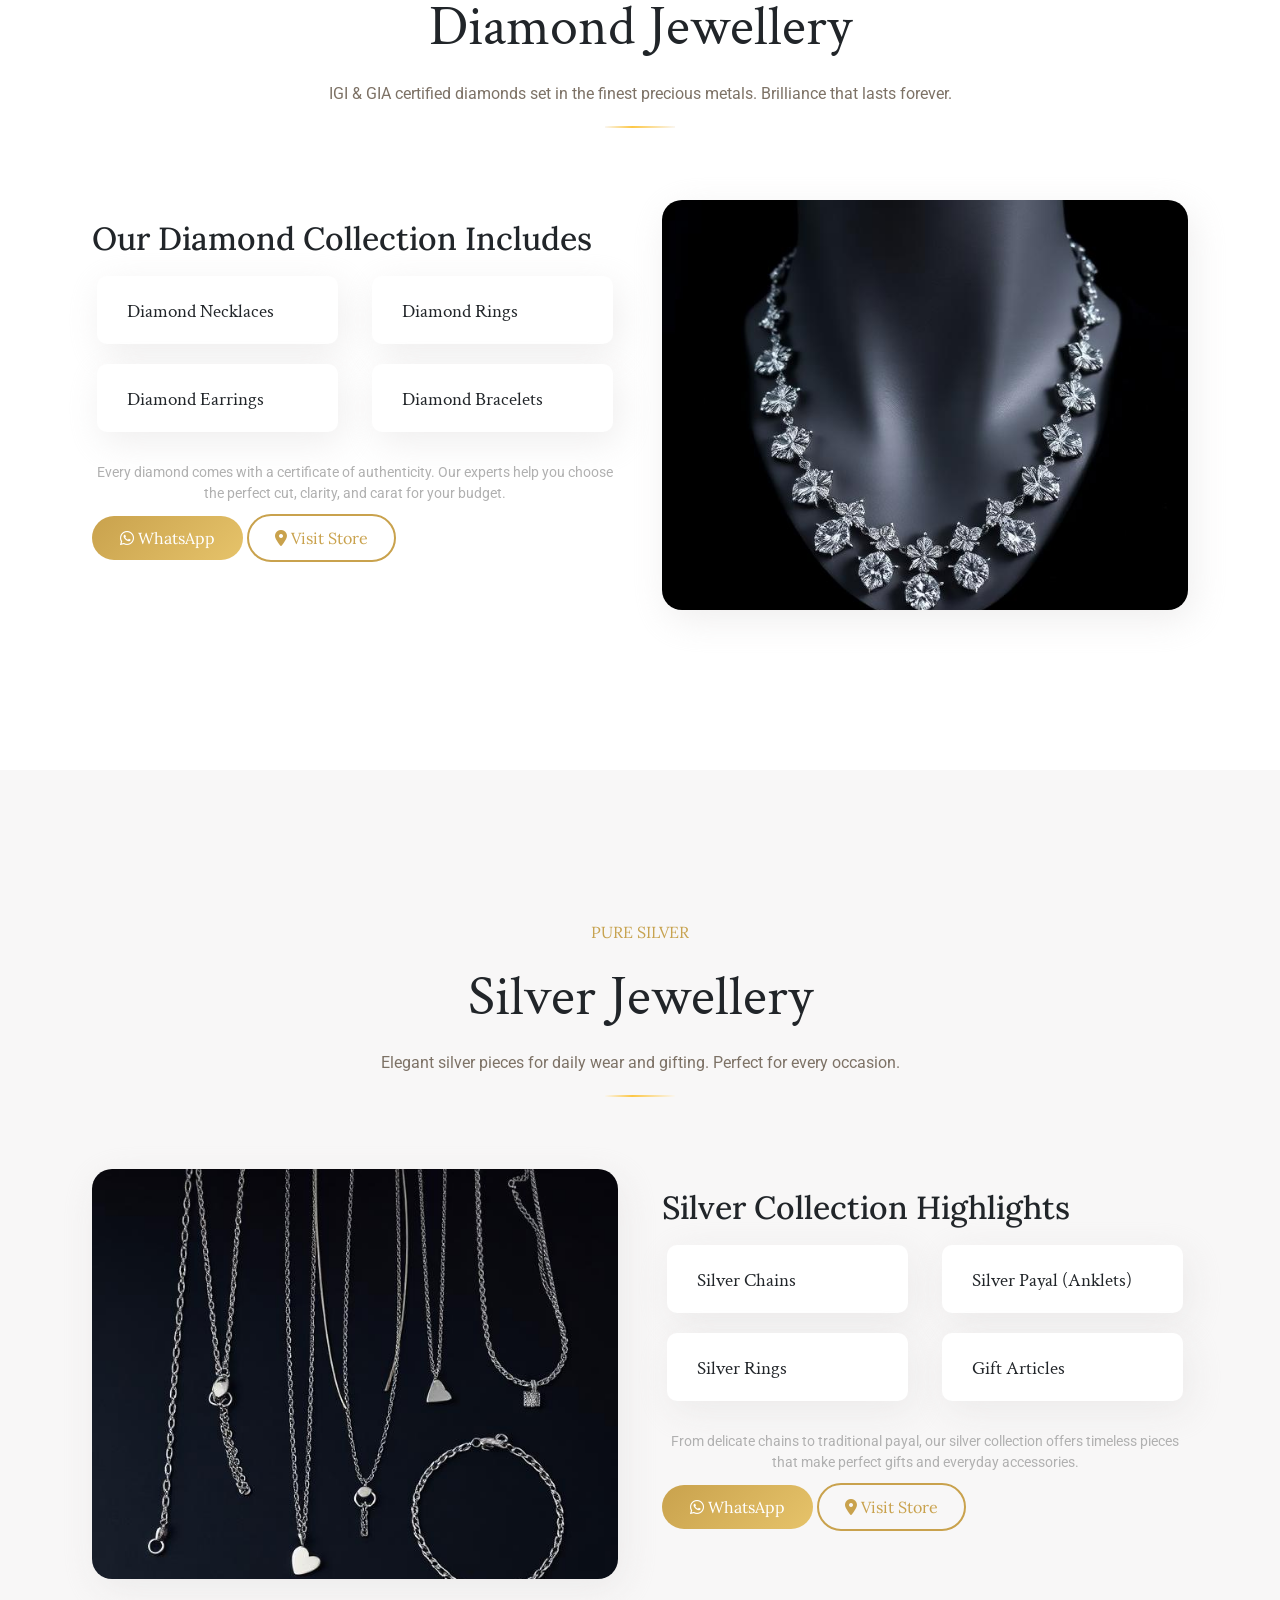
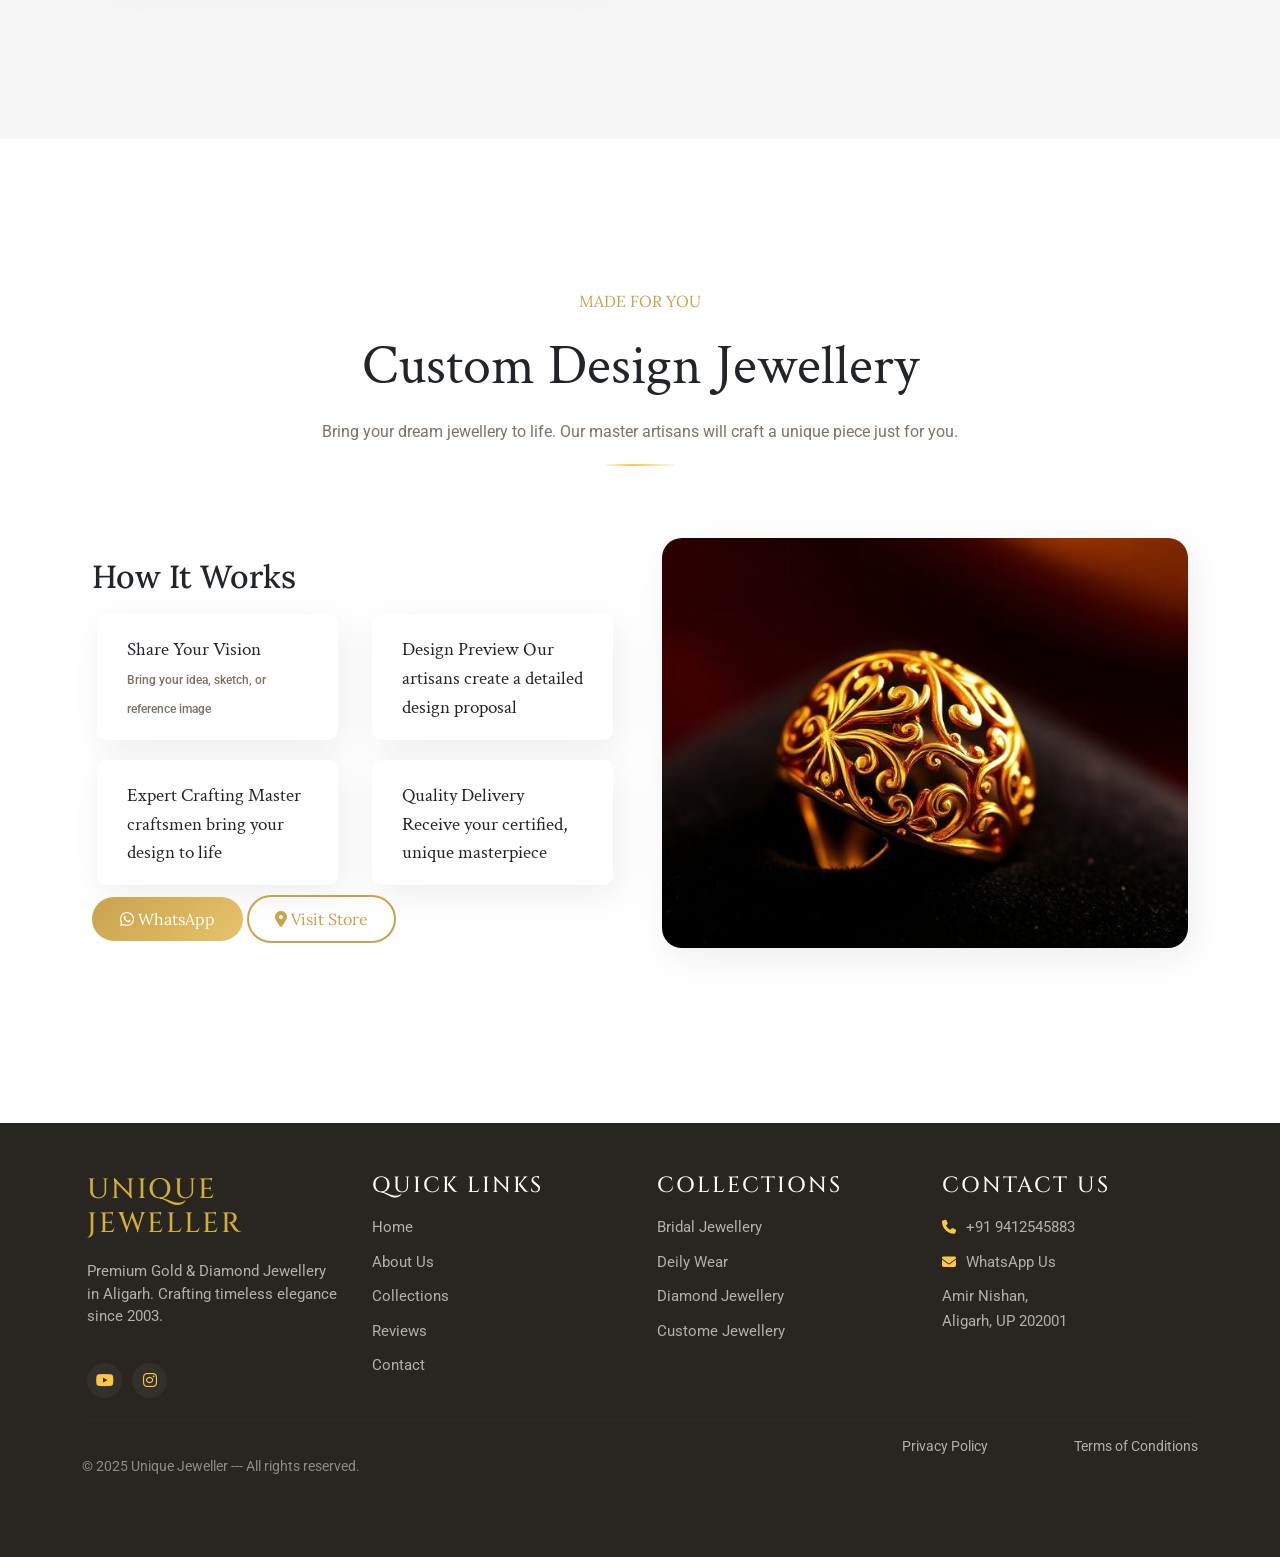
<file: collections.html>
<!DOCTYPE html>
<html lang="en">

<head>
  <meta charset="UTF-8">
  <meta name="viewport" content="width=device-width, initial-scale=1.0">
  <title>Unique Jeweller</title>
  <!-- bootstrap css  -->
  <link rel="stylesheet" href="./css/bootstrap.min.css">
  <!-- Font Awesome CDN  -->
  <link rel="stylesheet" href="https://cdnjs.cloudflare.com/ajax/libs/font-awesome/6.5.1/css/all.min.css">
  <!-- Custome CSS  -->
  <link rel="stylesheet" href="./css/style.css">
  <!-- Google Font  -->
  <link href="https://fonts.googleapis.com/css2?family=Cinzel:wght@400;600;700&family=Lora:wght@400;500&display=swap"
    rel="stylesheet">
  <!-- <link rel="preconnect" href="https://fonts.googleapis.com"> -->
  <link rel="preconnect" href="https://fonts.gstatic.com" crossorigin>
  <link
    href="https://fonts.googleapis.com/css2?family=Playfair+Display:ital,wght@0,400..900;1,400..900&family=Roboto:ital,wght@0,100..900;1,100..900&display=swap"
    rel="stylesheet">
  <link
    href="https://fonts.googleapis.com/css2?family=Crimson+Text:ital,wght@0,400;0,600;0,700;1,400;1,600;1,700&family=Pacifico&family=Playfair+Display:ital,wght@0,400..900;1,400..900&family=Roboto:ital,wght@0,100..900;1,100..900&display=swap"
    rel="stylesheet">

</head>

<body>
  <!-- Navbar  -->
  <nav class="navbar navbar-expand-lg fixed-top menu">
    <div class="container">
      <!-- logo -->
      <a class="navbar-brand logo" href="index.html">Unique Jeweller</a>
      <!-- toggle button -->
      <button class="navbar-toggler shadow-none border-0" type="button" data-bs-toggle="offcanvas"
        data-bs-target="#offcanvasNavbar" aria-controls="offcanvasNavbar" aria-label="Toggle navigation">
        <span class="navbar-toggler-icon"></span>
      </button>
      <!-- sidebar  -->
      <div class="offcanvas sidebar offcanvas-start" tabindex="-1" id="offcanvasNavbar"
        aria-labelledby="offcanvasNavbarLabel">
        <!-- sidebar header  -->
        <div class="offcanvas-header text-dark border-bottom">
          <h5 class="offcanvas-title logo" id="offcanvasNavbarLabel">Unique Jeweller</h5>
          <button type="button" class="btn-close golden" data-bs-dismiss="offcanvas" aria-label="Close"></button>
        </div>
        <!-- sidebar body  -->
        <div class="offcanvas-body">
          <ul class="navbar-nav justify-content-center flex-grow-1 pe-3">
            <li class="nav-item">
              <a class="nav-link mx-2" href="https://www.uniquejeweller.in">Home</a>
            </li>
            <li class="nav-item">
              <a class="nav-link mx-2" href="./aboutus.html">About US</a>
            </li>
            <li class="nav-item">
              <a class="nav-link mx-2" href="collections.html">Collections</a>
            </li>
            <li class="nav-item">
              <a class="nav-link mx-2" href="https://www.uniquejeweller.in">Reviews</a>
            </li>
            <li class="nav-item">
              <a class="nav-link mx-2" href="https://www.uniquejeweller.in">Help</a>
            </li>
            <li class="nav-item">
              <a class="nav-link mx-2" href="https://www.uniquejeweller.in">Contact</a>
            </li>
          </ul>
          <div class="d-flex align-items-lg-center justify-content-lg-center">
            <a href="tel:+919412545883" class="golden-icon d-flex justify-content-center align-items-center" type="submit">
              <i class="fa-solid fa-phone"></i>
            </a>
            <a href="https://wa.me/+919412545883?text=Hello%20Unique%20Jeweller,%20I%20want%20to%20enquire%20about%20jewellery" class="ms-3 golden-icon d-flex justify-content-center align-items-center" type="submit" style="font-size: 22px;">
              <i class="fa-brands fa-whatsapp"></i>
            </a>
          </div>
          <div class="d-flex align-items-lg-center justify-content-lg-center my-md-1 my-4">
            <a href="bookappointment.html" class="btn btn-golden mx-3 py-2 w-100">Book a Visit!</a>
          </div>
        </div>
      </div>
    </div>
  </nav>
  <!-- Navbar End -->
<!-- Collection Heading -->
 <section class="collection-head py-5">
    <div class="container">
      <span class="golden">Our Collections</span>
        <h1>Exquisite Jewellery Collections</h1>
        <p>Discover our curated collection of handcrafted gold, diamond, silver, and bridal jewellery.<br> Each piece crafted with love and precision.</p>
        <span class="golden-light-line"></span>
    </div>
 </section>
<!-- Collection Heading End -->
 <!-- Collection one Start -->
 <section class="collection collection1">
    <div class="container">
      <div class="head">
        <span class="golden text-uppercase">Pure Gold</span>
        <h2>Gold Jewellery Collection</h2>
        <p>Traditional and modern gold jewellery crafted with purity and elegance. Every piece<br> is BIS hallmarked.</p>
        <span class="golden-light-line"></span>
      </div>
      <div class="row">
        <div class="col-md-6">
          <div class="collection-image">
            <img src="./images/collection-gold.jpg" alt="collection1">
          </div>
        </div>
        <div class="col-md-6">
          <div class="collection-item">
            <h2>Our Gold Collection Includes</h2>
            <div class="row">
              <div class="col-md-6">
                <div class="collection-box">
                  <h4>Italian Gold Jewellery</h4>
                </div>
              </div>
              <div class="col-md-6">
                <div class="collection-box">
                  <h4>Turkish Gold Jewellery</h4>
                </div>
              </div>
            </div>
            <div class="row">
              <div class="col-md-6">
                <div class="collection-box">
                  <h4>Casting Gold Jewellery</h4>
                </div>
              </div>
              <div class="col-md-6">
                <div class="collection-box">
                  <h4>Handcrafted Gold Jewellery</h4>
                </div>
              </div>
            </div> 
            <p>Traditional and modern gold jewellery crafted with purity and elegance. Every piece is BIS hallmarked.</p>
            <div>
              <a href="https://wa.me/+919412545883?text=Hello%20Unique%20Jeweller,%20I%20want%20to%20enquire%20about%20jewellery" class="btn btn-golden"><i class="fa-brands fa-whatsapp"></i> WhatsApp</a>
              <a href="https://wa.me/+919412545883?text=Hello%20Unique%20Jeweller,%20I%20want%20to%20enquire%20about%20jewellery" class="btn btn-outline-golden"><i class="fa-solid fa-location-dot"></i> Visit Store</a> 
            </div>
          </div>
        </div>
      </div>
    </div>
 </section>
 <!-- Collection One End -->

 <!-- Collection two Start -->
 <section class="collection collection2">
    <div class="container">
      <div class="head">
        <span class="golden text-uppercase">Certified Diamonds</span>
        <h2>Diamond Jewellery</h2> 
        <p>IGI & GIA certified diamonds set in the finest precious metals. Brilliance that lasts forever.</p>
        <span class="golden-light-line"></span>
      </div>
      <div class="row">
        <div class="col-md-6">
          <div class="collection-item">
            <h2>Our Diamond Collection Includes</h2>
            <div class="row">
              <div class="col-md-6">
                <div class="collection-box">
                  <h4>Diamond Necklaces</h4>
                </div>
              </div>
              <div class="col-md-6">
                <div class="collection-box">
                  <h4>Diamond Rings</h4>
                </div>
              </div>
            </div>
            <div class="row">
              <div class="col-md-6">
                <div class="collection-box">
                  <h4>Diamond Earrings</h4>
                </div>
              </div>
              <div class="col-md-6">
                <div class="collection-box">
                  <h4>Diamond Bracelets</h4>
                </div>
              </div>
            </div> 
            <p>Every diamond comes with a certificate of authenticity. Our experts help you choose the perfect cut, clarity, and carat for your budget.</p>
            <div>
              <a href="https://wa.me/+919412545883?text=Hello%20Unique%20Jeweller,%20I%20want%20to%20enquire%20about%20jewellery" class="btn btn-golden"><i class="fa-brands fa-whatsapp"></i> WhatsApp</a>
              <a href="https://wa.me/+919412545883?text=Hello%20Unique%20Jeweller,%20I%20want%20to%20enquire%20about%20jewellery" class="btn btn-outline-golden"><i class="fa-solid fa-location-dot"></i> Visit Store</a> 
            </div>
          </div>
        </div>
        <div class="col-md-6">
          <div class="collection-image">
            <img src="./images/collection-diamond.jpg" alt="collection1">
          </div>
        </div>
      </div>
    </div>
 </section>
 <!-- Collection Two End -->

 <!-- Collection Three Start -->
 <section class="collection collection3">
    <div class="container">
      <div class="head">
        <span class="golden text-uppercase">Pure Silver</span>
        <h2>Silver Jewellery</h2>
        <p>Elegant silver pieces for daily wear and gifting. Perfect for every occasion.</p>
        <span class="golden-light-line"></span>
      </div>
      <div class="row">
        <div class="col-md-6">
          <div class="collection-image">
            <img src="./images/silver-collection.jpg" alt="collection1">
          </div>
        </div>
        <div class="col-md-6">
          <div class="collection-item">
            <h2>Silver Collection Highlights</h2>
            <div class="row">
              <div class="col-md-6">
                <div class="collection-box">
                  <h4>Silver Chains</h4>
                </div>
              </div>
              <div class="col-md-6">
                <div class="collection-box">
                  <h4>Silver Payal (Anklets)</h4>
                </div>
              </div>
            </div>
            <div class="row">
              <div class="col-md-6">
                <div class="collection-box">
                  <h4>Silver Rings</h4>
                </div>
              </div>
              <div class="col-md-6">
                <div class="collection-box">
                  <h4>Gift Articles</h4>
                </div>
              </div>
            </div> 
            <p>From delicate chains to traditional payal, our silver collection offers timeless pieces that make perfect gifts and everyday accessories.</p>
            <div>
              <a href="https://wa.me/+919412545883?text=Hello%20Unique%20Jeweller,%20I%20want%20to%20enquire%20about%20jewellery" class="btn btn-golden"><i class="fa-brands fa-whatsapp"></i> WhatsApp</a>
              <a href="https://wa.me/+919412545883?text=Hello%20Unique%20Jeweller,%20I%20want%20to%20enquire%20about%20jewellery" class="btn btn-outline-golden"><i class="fa-solid fa-location-dot"></i> Visit Store</a> 
            </div>
          </div>
        </div>
      </div>
    </div>
 </section>
 <!-- Collection Three End -->

 <!-- Collection Four Start -->
 <section class="collection collection4">
    <div class="container">
      <div class="head">
        <span class="golden text-uppercase">Made for You</span>
        <h2>Custom Design Jewellery</h2>
        <p>Bring your dream jewellery to life. Our master artisans will craft a unique piece just for you.</p>
        <span class="golden-light-line"></span>
      </div>
      <div class="row">
        <div class="col-md-6">
          <div class="collection-item">
            <h2>How It Works</h2>
            <div class="row">
              <div class="col-md-6">
                <div class="collection-box">
                  <h4>Share Your Vision <br><small>Bring your idea, sketch, or reference image</small></h4>
                </div>
              </div>
              <div class="col-md-6">
                <div class="collection-box">
                  <h4>Design Preview
Our artisans create a detailed design proposal</h4>
                </div>
              </div>
            </div>
            <div class="row">
              <div class="col-md-6">
                <div class="collection-box">
                  <h4>Expert Crafting
Master craftsmen bring your design to life</h4>
                </div>
              </div>
              <div class="col-md-6">
                <div class="collection-box">
                  <h4>Quality Delivery
Receive your certified, unique masterpiece</h4>
                </div>
              </div>
            </div> 
            <div>
              <a href="https://wa.me/+919412545883?text=Hello%20Unique%20Jeweller,%20I%20want%20to%20enquire%20about%20jewellery" class="btn btn-golden"><i class="fa-brands fa-whatsapp"></i> WhatsApp</a>
              <a href="https://wa.me/+919412545883?text=Hello%20Unique%20Jeweller,%20I%20want%20to%20enquire%20about%20jewellery" class="btn btn-outline-golden"><i class="fa-solid fa-location-dot"></i> Visit Store</a> 
            </div>
          </div>
        </div>
        <div class="col-md-6">
          <div class="collection-image">
            <img src="./images/collection-custom-design.jpg" alt="collection1">
          </div>
        </div>
      </div>
    </div>
 </section>
 <!-- Collection Four End -->

<!-- footer  -->
  <section class="footer">
    <div class="container">
      <div class="row">
        <div class="col-lg-3 col-md-6">
          <div class="footer-item">
            <h2>Unique Jeweller</h2>
            <p>Premium Gold & Diamond Jewellery in Aligarh. Crafting timeless elegance since 2003.</p>
            <div class="d-flex align-item center">
              <a href="https://www.youtube.com/@uniquejeweller"
                class="golden-icon d-flex justify-content-center align-items-center"><i
                  class="fa-brands fa-youtube"></i></a>
              <a href="https://www.instagram.com/uniquejewellerofficial/"
                class="golden-icon d-flex justify-content-center align-items-center"><i
                  class="fa-brands fa-instagram"></i></a>
            </div>
          </div>
        </div>

        <div class="col-lg-3 col-md-6">
          <div class="footer-item">
            <h3>Quick Links</h3>
            <ul>
              <li><a href="./index.html">Home</a></li>
              <li><a href="./aboutus.html">About Us</a></li>
              <li><a href="./collections.html">Collections</a></li>
              <li><a href="./index.html">Reviews</a></li>
              <li><a href="./index.html">Contact</a></li>
            </ul>
          </div>
        </div>

        <div class="col-lg-3 col-md-6">
          <div class="footer-item">
            <h3>Collections</h3>
           <ul>
              <li><a href="./collections.html">Bridal Jewellery</a></li>
              <li><a href="./collections.html">Deily Wear</a></li>
              <li><a href="./collections.html">Diamond Jewellery</a></li>
              <li><a href="./collections.html">Custome Jewellery</a></li>
            </ul>
          </div>
        </div>

        <div class="col-lg-3 col-md-6">
          <div class="footer-item">
            <h3>Contact Us</h3>
            <ul>
              <li><i class="fa-solid fa-phone"></i><a href="tel:+919412545883">+91 9412545883</a></li>
              <li><i class="fa-solid fa-envelope"></i><a href="https://wa.me/+919412545883?text=Hello%20Unique%20Jeweller,%20I%20want%20to%20enquire%20about%20jewellery">WhatsApp Us</a></li>
              <li><a href="https://www.google.com/maps/dir//Amir+Nishan,+Aligarh,+Uttar+Pradesh+202001/@30.3303503,78.0081109,15z/data=!4m8!4m7!1m0!1m5!1m1!1s0x3974a5ba114ba531:0xa2ebaacaaf89fecf!2m2!1d78.0837844!2d27.9034985?entry=ttu&g_ep=EgoyMDI1MTIwOS4wIKXMDSoASAFQAw%3D%3D">Amir Nishan, <br>Aligarh, UP 202001</a></li>
            </ul>
          </div>
        </div>
      </div>
      <hr>
      <div class="copy-right d-md-flex justify-content-between">
        <p class="text-center">© 2025 Unique Jeweller --- All rights reserved.</p>
        <div class="d-md-flex justify-content-center">
          <a href="./privacypolicy.html" class="mx-md-3">Privacy Policy</a>
          <a href="./termsandcondition.html">Terms of Conditions</a>
        </div>
      </div>
    </div>
  </section>

  <!-- footer end -->


  <script src="./js/bootstrap.min.js"></script>
</body>

</html>
</file>
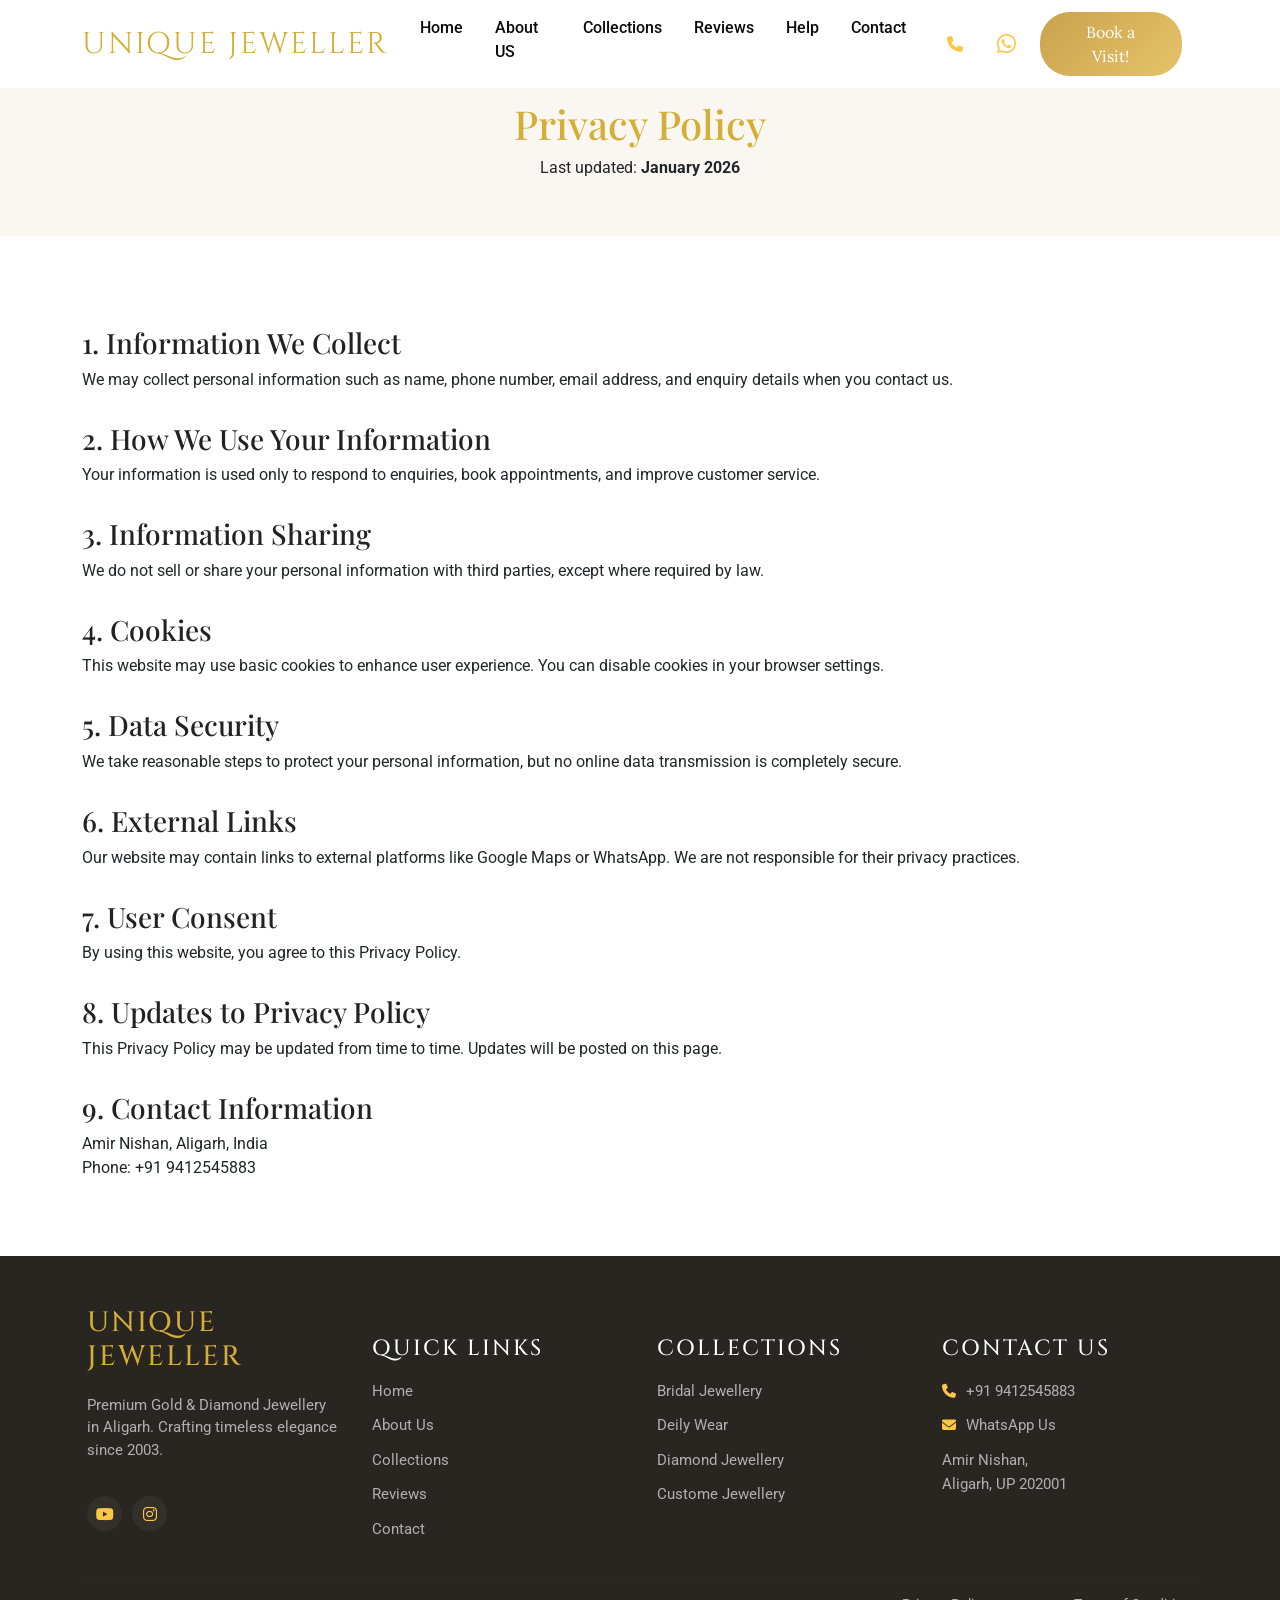
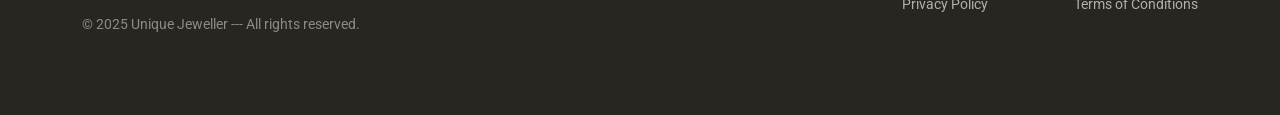
<file: privacypolicy.html>
<!DOCTYPE html>
<html lang="en">

<head>
  <meta charset="UTF-8">
  <meta name="viewport" content="width=device-width, initial-scale=1.0">
  <title>Unique Jeweller</title>
  <!-- bootstrap css  -->
  <link rel="stylesheet" href="./css/bootstrap.min.css">
  <!-- Font Awesome CDN  -->
  <link rel="stylesheet" href="https://cdnjs.cloudflare.com/ajax/libs/font-awesome/6.5.1/css/all.min.css">
  <!-- Custome CSS  -->
  <link rel="stylesheet" href="./css/style.css">
  <!-- Google Font  -->
  <link href="https://fonts.googleapis.com/css2?family=Cinzel:wght@400;600;700&family=Lora:wght@400;500&display=swap"
    rel="stylesheet">
  <!-- <link rel="preconnect" href="https://fonts.googleapis.com"> -->
  <link rel="preconnect" href="https://fonts.gstatic.com" crossorigin>
  <link
    href="https://fonts.googleapis.com/css2?family=Playfair+Display:ital,wght@0,400..900;1,400..900&family=Roboto:ital,wght@0,100..900;1,100..900&display=swap"
    rel="stylesheet">
  <link
    href="https://fonts.googleapis.com/css2?family=Crimson+Text:ital,wght@0,400;0,600;0,700;1,400;1,600;1,700&family=Pacifico&family=Playfair+Display:ital,wght@0,400..900;1,400..900&family=Roboto:ital,wght@0,100..900;1,100..900&display=swap"
    rel="stylesheet">
<style>
    
    .page-header {
      padding: 100px 0 40px;
      text-align: center;
      background: #faf7f2;
    }
    .page-header h1 {
      font-family: 'Playfair Display', serif;
      color: #d4af37;
    }
    .content-section {
      padding: 60px 0;
    }
    h3 {
      font-family: 'Playfair Display', serif;
      margin-top: 30px;
      color: #222;
    }
  </style>
</head>

<body>
  <!-- Navbar  -->
  <nav class="navbar navbar-expand-lg fixed-top menu">
    <div class="container">
      <!-- logo -->
      <a class="navbar-brand logo" href="index.html">Unique Jeweller</a>
      <!-- toggle button -->
      <button class="navbar-toggler shadow-none border-0" type="button" data-bs-toggle="offcanvas"
        data-bs-target="#offcanvasNavbar" aria-controls="offcanvasNavbar" aria-label="Toggle navigation">
        <span class="navbar-toggler-icon"></span>
      </button>
      <!-- sidebar  -->
      <div class="offcanvas sidebar offcanvas-start" tabindex="-1" id="offcanvasNavbar"
        aria-labelledby="offcanvasNavbarLabel">
        <!-- sidebar header  -->
        <div class="offcanvas-header text-dark border-bottom">
          <h5 class="offcanvas-title logo" id="offcanvasNavbarLabel">Unique Jeweller</h5>
          <button type="button" class="btn-close golden" data-bs-dismiss="offcanvas" aria-label="Close"></button>
        </div>
        <!-- sidebar body  -->
        <div class="offcanvas-body">
          <ul class="navbar-nav justify-content-center flex-grow-1 pe-3">
            <li class="nav-item">
              <a class="nav-link mx-2" href="https://www.uniquejeweller.in">Home</a>
            </li>
            <li class="nav-item">
              <a class="nav-link mx-2" href="#aboutus">About US</a>
            </li>
            <li class="nav-item">
              <a class="nav-link mx-2" href="collections.html">Collections</a>
            </li>
            <li class="nav-item">
              <a class="nav-link mx-2" href="#reviews">Reviews</a>
            </li>
            <li class="nav-item">
              <a class="nav-link mx-2" href="#help">Help</a>
            </li>
            <li class="nav-item">
              <a class="nav-link mx-2" href="#contact">Contact</a>
            </li>
          </ul>
          <div class="d-flex align-items-lg-center justify-content-lg-center">
            <a href="tel:+919412545883" class="golden-icon d-flex justify-content-center align-items-center"
              type="submit">
              <i class="fa-solid fa-phone"></i>
            </a>
            <a href="https://wa.me/+919412545883?text=Hello%20Unique%20Jeweller,%20I%20want%20to%20enquire%20about%20jewellery"
              class="ms-3 golden-icon d-flex justify-content-center align-items-center" type="submit"
              style="font-size: 22px;">
              <i class="fa-brands fa-whatsapp"></i>
            </a>
          </div>
          <div class="d-flex align-items-lg-center justify-content-lg-center my-md-1 my-4">
            <a href="bookappointment.html" class="btn btn-golden mx-3 py-2">Book a Visit!</a>
          </div>
        </div>
      </div>
  </nav>
  <!-- Navbar End -->
 <div class="page-header">
    <div class="container">
      <h1>Privacy Policy</h1>
      <p>Last updated: <strong>January 2026</strong></p>
    </div>
  </div>

  <!-- Content -->
  <section class="content-section">
    <div class="container">

      <h3>1. Information We Collect</h3>
      <p>
        We may collect personal information such as name, phone number, email address,
        and enquiry details when you contact us.
      </p>

      <h3>2. How We Use Your Information</h3>
      <p>
        Your information is used only to respond to enquiries, book appointments,
        and improve customer service.
      </p>

      <h3>3. Information Sharing</h3>
      <p>
        We do not sell or share your personal information with third parties,
        except where required by law.
      </p>

      <h3>4. Cookies</h3>
      <p>
        This website may use basic cookies to enhance user experience.
        You can disable cookies in your browser settings.
      </p>

      <h3>5. Data Security</h3>
      <p>
        We take reasonable steps to protect your personal information,
        but no online data transmission is completely secure.
      </p>

      <h3>6. External Links</h3>
      <p>
        Our website may contain links to external platforms like Google Maps or WhatsApp.
        We are not responsible for their privacy practices.
      </p>

      <h3>7. User Consent</h3>
      <p>
        By using this website, you agree to this Privacy Policy.
      </p>

      <h3>8. Updates to Privacy Policy</h3>
      <p>
        This Privacy Policy may be updated from time to time.
        Updates will be posted on this page.
      </p>

      <h3>9. Contact Information</h3>
      <p>
        Amir Nishan, Aligarh, India <br>
        Phone: +91 9412545883
      </p>

    </div>
  </section>
<!-- footer  -->
  <section class="footer">
    <div class="container">
      <div class="row">
        <div class="col-lg-3 col-md-6">
          <div class="footer-item">
            <h2>Unique Jeweller</h2>
            <p>Premium Gold & Diamond Jewellery in Aligarh. Crafting timeless elegance since 2003.</p>
            <div class="d-flex align-item center">
              <a href="https://www.youtube.com/@uniquejeweller"
                class="golden-icon d-flex justify-content-center align-items-center"><i
                  class="fa-brands fa-youtube"></i></a>
              <a href="https://www.instagram.com/uniquejewellerofficial/"
                class="golden-icon d-flex justify-content-center align-items-center"><i
                  class="fa-brands fa-instagram"></i></a>
            </div>
          </div>
        </div>

        <div class="col-lg-3 col-md-6">
          <div class="footer-item">
            <h3>Quick Links</h3>
            <ul>
              <li><a href="./index.html">Home</a></li>
              <li><a href="./aboutus.html">About Us</a></li>
              <li><a href="./collections.html">Collections</a></li>
              <li><a href="./index.html">Reviews</a></li>
              <li><a href="./index.html">Contact</a></li>
            </ul>
          </div>
        </div>

        <div class="col-lg-3 col-md-6">
          <div class="footer-item">
            <h3>Collections</h3>
            <ul>
              <li><a href="./index.html">Bridal Jewellery</a></li>
              <li><a href="./index.html">Deily Wear</a></li>
              <li><a href="./index.html">Diamond Jewellery</a></li>
              <li><a href="./index.html">Custome Jewellery</a></li>
            </ul>
          </div>
        </div>

        <div class="col-lg-3 col-md-6">
          <div class="footer-item">
            <h3>Contact Us</h3>
            <ul>
              <li><i class="fa-solid fa-phone"></i><a href="tel:+919412545883">+91 9412545883</a></li>
              <li><i class="fa-solid fa-envelope"></i><a href="https://wa.me/+919412545883?text=Hello%20Unique%20Jeweller,%20I%20want%20to%20enquire%20about%20jewellery">WhatsApp Us</a></li>
              <li><a href="https://www.google.com/maps/dir//Amir+Nishan,+Aligarh,+Uttar+Pradesh+202001/@30.3303503,78.0081109,15z/data=!4m8!4m7!1m0!1m5!1m1!1s0x3974a5ba114ba531:0xa2ebaacaaf89fecf!2m2!1d78.0837844!2d27.9034985?entry=ttu&g_ep=EgoyMDI1MTIwOS4wIKXMDSoASAFQAw%3D%3D">Amir Nishan, <br>Aligarh, UP 202001</a></li>
            </ul>
          </div>
        </div>
      </div>
      <hr>
      <div class="copy-right d-md-flex justify-content-between">
        <p class="text-center">© 2025 Unique Jeweller --- All rights reserved.</p>
        <div class="d-md-flex justify-content-center">
          <a href="./privacypolicy.html" class="mx-md-3">Privacy Policy</a>
          <a href="./termsandcondition.html">Terms of Conditions</a>
        </div>
      </div>
    </div>
  </section>

  <!-- footer end -->


  <script src="./js/bootstrap.min.js"></script>
  <script>
    const sections = document.querySelectorAll("section");
    const navLinks = document.querySelectorAll(".nav-link");

    window.addEventListener("scroll", () => {
      let current = "";

      sections.forEach(section => {
        const sectionTop = section.offsetTop - 100;
        if (pageYOffset >= sectionTop) {
          current = section.getAttribute("id");
        }
      });

      navLinks.forEach(link => {
        link.classList.remove("active");
        if (link.getAttribute("href") === "#" + current) {
          link.classList.add("active");
        }
      });
    });

    document.querySelectorAll('.nav-link').forEach(link => {
      link.addEventListener('click', () => {
        const navbarCollapse = document.querySelector('.navbar-collapse');
        if (navbarCollapse.classList.contains('show')) {
          new bootstrap.Collapse(navbarCollapse).toggle();
        }
      });
    });

    var tooltipTriggerList = [].slice.call(document.querySelectorAll('[data-bs-toggle="tooltip"]'))
    var tooltipList = tooltipTriggerList.map(function (tooltipTriggerEl) {
      return new bootstrap.Tooltip(tooltipTriggerEl)
    })
  </script>
</body>

</html>
</file>
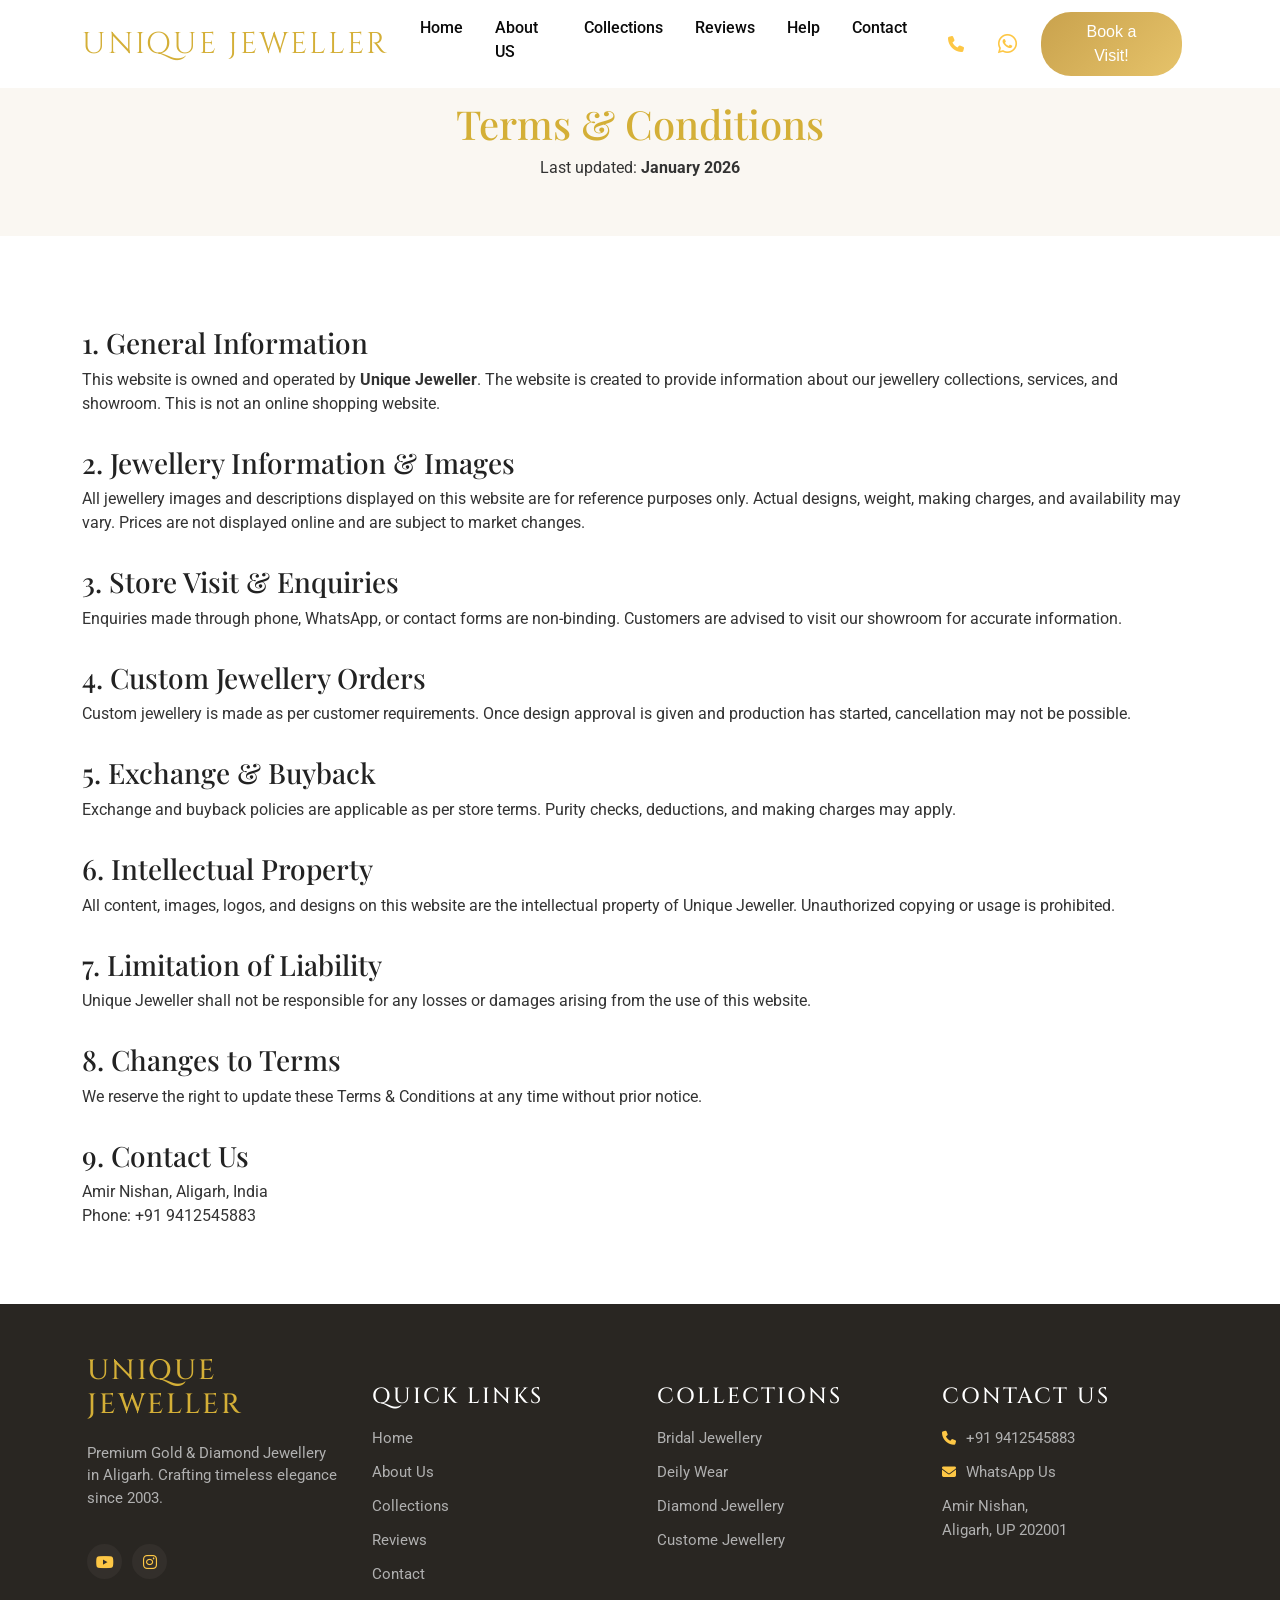
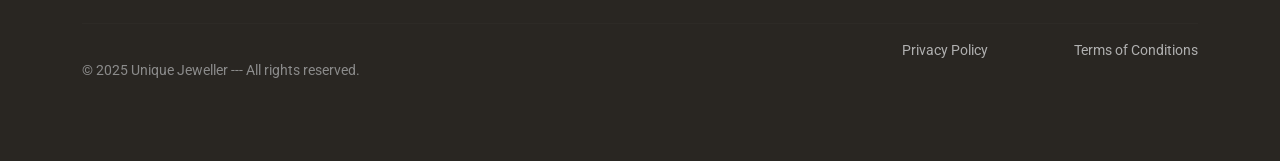
<file: termsandcondition.html>
<!DOCTYPE html>
<html lang="en">

<head>
  <meta charset="UTF-8">
  <meta name="viewport" content="width=device-width, initial-scale=1.0">
  <title>Unique Jeweller</title>
  <!-- bootstrap css  -->
  <link rel="stylesheet" href="./css/bootstrap.min.css">
  <!-- Font Awesome CDN  -->
  <link rel="stylesheet" href="https://cdnjs.cloudflare.com/ajax/libs/font-awesome/6.5.1/css/all.min.css">
  <!-- Custome CSS  -->
  <link rel="stylesheet" href="./css/style.css">
  <!-- Google Font  -->
  <link href="https://fonts.googleapis.com/css2?family=Cinzel:wght@400;600;700&family=Lora:wght@400;500&display=swap"
    rel="stylesheet">
  <!-- <link rel="preconnect" href="https://fonts.googleapis.com"> -->
  <link rel="preconnect" href="https://fonts.gstatic.com" crossorigin>
  <link
    href="https://fonts.googleapis.com/css2?family=Playfair+Display:ital,wght@0,400..900;1,400..900&family=Roboto:ital,wght@0,100..900;1,100..900&display=swap"
    rel="stylesheet">
  <link
    href="https://fonts.googleapis.com/css2?family=Crimson+Text:ital,wght@0,400;0,600;0,700;1,400;1,600;1,700&family=Pacifico&family=Playfair+Display:ital,wght@0,400..900;1,400..900&family=Roboto:ital,wght@0,100..900;1,100..900&display=swap"
    rel="stylesheet">
  <style>
    body {
      font-family: 'Poppins', sans-serif;
      background: #ffffff;
      color: #333;
    }
    .page-header {
      padding: 100px 0 40px;
      text-align: center;
      background: #faf7f2;
    }
    .page-header h1 {
      font-family: 'Playfair Display', serif;
      color: #d4af37;
    }
    .content-section {
      padding: 60px 0;
    }
    h3 {
      font-family: 'Playfair Display', serif;
      margin-top: 30px;
      color: #222;
    }
  </style>

</head>

<body>
  <!-- Navbar  -->
  <nav class="navbar navbar-expand-lg fixed-top menu">
    <div class="container">
      <!-- logo -->
      <a class="navbar-brand logo" href="index.html">Unique Jeweller</a>
      <!-- toggle button -->
      <button class="navbar-toggler shadow-none border-0" type="button" data-bs-toggle="offcanvas"
        data-bs-target="#offcanvasNavbar" aria-controls="offcanvasNavbar" aria-label="Toggle navigation">
        <span class="navbar-toggler-icon"></span>
      </button>
      <!-- sidebar  -->
      <div class="offcanvas sidebar offcanvas-start" tabindex="-1" id="offcanvasNavbar"
        aria-labelledby="offcanvasNavbarLabel">
        <!-- sidebar header  -->
        <div class="offcanvas-header text-dark border-bottom">
          <h5 class="offcanvas-title logo" id="offcanvasNavbarLabel">Unique Jeweller</h5>
          <button type="button" class="btn-close golden" data-bs-dismiss="offcanvas" aria-label="Close"></button>
        </div>
        <!-- sidebar body  -->
        <div class="offcanvas-body">
          <ul class="navbar-nav justify-content-center flex-grow-1 pe-3">
            <li class="nav-item">
              <a class="nav-link mx-2" href="https://www.uniquejeweller.in">Home</a>
            </li>
            <li class="nav-item">
              <a class="nav-link mx-2" href="#aboutus">About US</a>
            </li>
            <li class="nav-item">
              <a class="nav-link mx-2" href="collections.html">Collections</a>
            </li>
            <li class="nav-item">
              <a class="nav-link mx-2" href="#reviews">Reviews</a>
            </li>
            <li class="nav-item">
              <a class="nav-link mx-2" href="#help">Help</a>
            </li>
            <li class="nav-item">
              <a class="nav-link mx-2" href="#contact">Contact</a>
            </li>
          </ul>
          <div class="d-flex align-items-lg-center justify-content-lg-center">
            <a href="tel:+919412545883" class="golden-icon d-flex justify-content-center align-items-center"
              type="submit">
              <i class="fa-solid fa-phone"></i>
            </a>
            <a href="https://wa.me/+919412545883?text=Hello%20Unique%20Jeweller,%20I%20want%20to%20enquire%20about%20jewellery"
              class="ms-3 golden-icon d-flex justify-content-center align-items-center" type="submit"
              style="font-size: 22px;">
              <i class="fa-brands fa-whatsapp"></i>
            </a>
          </div>
          <div class="d-flex align-items-lg-center justify-content-lg-center my-md-1 my-4">
            <a href="bookappointment.html" class="btn btn-golden mx-3 py-2">Book a Visit!</a>
          </div>
        </div>
      </div>
  </nav>
  <!-- Navbar End -->
  <!-- Header -->
  <div class="page-header">
    <div class="container">
      <h1>Terms & Conditions</h1>
      <p>Last updated: <strong>January 2026</strong></p>
    </div>
  </div>

  <!-- Content -->
  <section class="content-section">
    <div class="container">

      <h3>1. General Information</h3>
      <p>
        This website is owned and operated by <strong>Unique Jeweller</strong>. 
        The website is created to provide information about our jewellery collections, services, and showroom.
        This is not an online shopping website.
      </p>

      <h3>2. Jewellery Information & Images</h3>
      <p>
        All jewellery images and descriptions displayed on this website are for reference purposes only.
        Actual designs, weight, making charges, and availability may vary.
        Prices are not displayed online and are subject to market changes.
      </p>

      <h3>3. Store Visit & Enquiries</h3>
      <p>
        Enquiries made through phone, WhatsApp, or contact forms are non-binding.
        Customers are advised to visit our showroom for accurate information.
      </p>

      <h3>4. Custom Jewellery Orders</h3>
      <p>
        Custom jewellery is made as per customer requirements.
        Once design approval is given and production has started, cancellation may not be possible.
      </p>

      <h3>5. Exchange & Buyback</h3>
      <p>
        Exchange and buyback policies are applicable as per store terms.
        Purity checks, deductions, and making charges may apply.
      </p>

      <h3>6. Intellectual Property</h3>
      <p>
        All content, images, logos, and designs on this website are the intellectual property of Unique Jeweller.
        Unauthorized copying or usage is prohibited.
      </p>

      <h3>7. Limitation of Liability</h3>
      <p>
        Unique Jeweller shall not be responsible for any losses or damages arising from the use of this website.
      </p>

      <h3>8. Changes to Terms</h3>
      <p>
        We reserve the right to update these Terms & Conditions at any time without prior notice.
      </p>

      <h3>9. Contact Us</h3>
      <p>
            Amir Nishan, Aligarh, India <br>
            Phone: +91 9412545883
      </p>

    </div>
  </section>

<!-- footer  -->
  <section class="footer">
    <div class="container">
      <div class="row">
        <div class="col-lg-3 col-md-6">
          <div class="footer-item">
            <h2>Unique Jeweller</h2>
            <p>Premium Gold & Diamond Jewellery in Aligarh. Crafting timeless elegance since 2003.</p>
            <div class="d-flex align-item center">
              <a href="https://www.youtube.com/@uniquejeweller"
                class="golden-icon d-flex justify-content-center align-items-center"><i
                  class="fa-brands fa-youtube"></i></a>
              <a href="https://www.instagram.com/uniquejewellerofficial/"
                class="golden-icon d-flex justify-content-center align-items-center"><i
                  class="fa-brands fa-instagram"></i></a>
            </div>
          </div>
        </div>

        <div class="col-lg-3 col-md-6">
          <div class="footer-item">
            <h3>Quick Links</h3>
            <ul>
              <li><a href="./index.html">Home</a></li>
              <li><a href="./aboutus.html">About Us</a></li>
              <li><a href="./collections.html">Collections</a></li>
              <li><a href="./index.html">Reviews</a></li>
              <li><a href="./index.html">Contact</a></li>
            </ul>
          </div>
        </div>

        <div class="col-lg-3 col-md-6">
          <div class="footer-item">
            <h3>Collections</h3>
            <ul>
              <li><a href="./index.html">Bridal Jewellery</a></li>
              <li><a href="./index.html">Deily Wear</a></li>
              <li><a href="./index.html">Diamond Jewellery</a></li>
              <li><a href="./index.html">Custome Jewellery</a></li>
            </ul>
          </div>
        </div>

        <div class="col-lg-3 col-md-6">
          <div class="footer-item">
            <h3>Contact Us</h3>
            <ul>
              <li><i class="fa-solid fa-phone"></i><a href="tel:+919412545883">+91 9412545883</a></li>
              <li><i class="fa-solid fa-envelope"></i><a href="https://wa.me/+919412545883?text=Hello%20Unique%20Jeweller,%20I%20want%20to%20enquire%20about%20jewellery">WhatsApp Us</a></li>
              <li><a href="https://www.google.com/maps/dir//Amir+Nishan,+Aligarh,+Uttar+Pradesh+202001/@30.3303503,78.0081109,15z/data=!4m8!4m7!1m0!1m5!1m1!1s0x3974a5ba114ba531:0xa2ebaacaaf89fecf!2m2!1d78.0837844!2d27.9034985?entry=ttu&g_ep=EgoyMDI1MTIwOS4wIKXMDSoASAFQAw%3D%3D">Amir Nishan, <br>Aligarh, UP 202001</a></li>
            </ul>
          </div>
        </div>
      </div>
      <hr>
      <div class="copy-right d-md-flex justify-content-between">
        <p class="text-center">© 2025 Unique Jeweller --- All rights reserved.</p>
        <div class="d-md-flex justify-content-center">
          <a href="./privacypolicy.html" class="mx-md-3">Privacy Policy</a>
          <a href="./termsandcondition.html">Terms of Conditions</a>
        </div>
      </div>
    </div>
  </section>

  <!-- footer end -->


  <script src="./js/bootstrap.min.js"></script>
  <script>
    const sections = document.querySelectorAll("section");
    const navLinks = document.querySelectorAll(".nav-link");

    window.addEventListener("scroll", () => {
      let current = "";

      sections.forEach(section => {
        const sectionTop = section.offsetTop - 100;
        if (pageYOffset >= sectionTop) {
          current = section.getAttribute("id");
        }
      });

      navLinks.forEach(link => {
        link.classList.remove("active");
        if (link.getAttribute("href") === "#" + current) {
          link.classList.add("active");
        }
      });
    });

    document.querySelectorAll('.nav-link').forEach(link => {
      link.addEventListener('click', () => {
        const navbarCollapse = document.querySelector('.navbar-collapse');
        if (navbarCollapse.classList.contains('show')) {
          new bootstrap.Collapse(navbarCollapse).toggle();
        }
      });
    });

    var tooltipTriggerList = [].slice.call(document.querySelectorAll('[data-bs-toggle="tooltip"]'))
    var tooltipList = tooltipTriggerList.map(function (tooltipTriggerEl) {
      return new bootstrap.Tooltip(tooltipTriggerEl)
    })
  </script>
</body>

</html>
</file>
<file: css/style.css>
/* ===================== */
/* COMMOM CSS */
@import url('https://fonts.googleapis.com/css2?family=Playfair+Display:ital,wght@0,400;0,500;0,600;0,700;1,400;1,500&family=DM+Sans:ital,wght@0,300;0,400;0,500;0,600;0,700;1,400&display=swap');
:root {
  --main-color: #d4af37;
  --secondary-color: #FAF7F2;
  --third-color: #FAF7F2;
  --fourth-color: #FDC745;
  --fourth-light-color: #e0bf6c;
  --fourth-dark-color: #d19e1d;
  --fifth-color: #D3D3D3;
  --sixth-color: #ffffff;
  --light-dark-color: #7d7266;
  --dark-color: #0A0A0A;
  --vlight-dark-color: #B0B0B0;
    /* Fonts */
    --font-serif: 'Playfair Display', Georgia, serif;
    --font-sans: 'DM Sans', system-ui, sans-serif;
}
html {
  scroll-behavior: smooth;
}

body {
  font-family: 'Lora', serif;
  background-color: #ffffff;
  box-sizing: border-box;
}
.golden{
  color:#c7a350;
}
.dark-golden{
  color: var(--fourth-dark-color);
}
a,
a:hover,
a:focus {
  text-decoration: none;
  outline: none;
}

p {
  font-family: "Roboto", sans-serif;
}
.icon {
  padding: 7px 13px;
  font-size: 17px;
  font-weight: 500;
  border-radius: 50%;
  border: 0;
  background-color: #FFF7E6;
  color: var(--fourth-color);
}
.line {
  width: 40px;
  height: 2px;
  position: relative;
  bottom: 6px;
  background-color: var(--vlight-dark-color);
  display: inline-block;
}

.btn:focus,
button:focus {
  outline: none;
}

.menu {
  list-style: none;
  background-color: var(--sixth-color);
}

.menu .logo {
  color: var(--main-color);
  font-family: 'Cinzel', serif;
  font-size: 30px;
  text-transform: uppercase;
  letter-spacing: 2px;
}

.menu li a {
  font-family: "Roboto", sans-serif;
  font-weight: 500;
  color: #0A0A0A;
}

.menu li a:hover {
  color: var(--main-color);
}


.golden-icon {
  height: 35px;
  width: 35px;
  border-radius: 50%;
  border: 0;
  background-color: var(--sixth-color);
  color: var(--fourth-color);
}

.golden-icon:hover {
  background-color: #FFF7E6;
  color: var(--fourth-color);
  border-radius: 50%;
}

.btn-golden {
  background: linear-gradient(135deg, #c9a24d, #e6c36a);
  color: #fff;
  padding: 10px 28px;
  border-radius: 30px;
  border: none;
}

.btn-golden:hover {
  background: linear-gradient(135deg, #b8923e, #d4b25f);
  color: #fff;
}

.btn-outline-golden {
  border: 2px solid #c9a24d;
  color: #c9a24d;
  padding: 10px 26px;
  border-radius: 30px;
}

.btn-outline-golden:hover {
  background: #c9a24d;
  color: #fff;
}

.btn-dark-golden {
  background: #966919;
  color: #fff;
  padding: 8px 14px;
  border-radius: 8px;
  border: none;
}

.btn-dark-golden:hover {
  background: #d4b25f;
  color: #fff;
}

.navbar-toggler-icon {
  background-image: url("data:image/svg+xml,%3Csvg xmlns='http://www.w3.org/2000/svg' viewBox='0 0 30 30'%3E%3Cpath stroke='%23d4af37' stroke-width='2' stroke-linecap='round' d='M4 7h22M4 15h22M4 23h22'/%3E%3C/svg%3E");
}

.btn-close {
  filter: invert(75%) sepia(60%) saturate(500%) hue-rotate(10deg);
}



@media(max-width: 768px) {
  .menu {
    padding-top: 10px;
  }

  .menu .logo {
    font-size: 1.5rem;
  }

  .sidebar {
    background-color: rgba(250, 247, 242, 0.808);
    backdrop-filter: blur(12px);
    -webkit-backdrop-filter: blur(12px);
  }
  .menu .bookavisit{
    width: 100%;
  }
}

/* hero section  */
.hero {
  margin-top: 78px;
  /* fixed navbar space */
  background-image: url("../images/hero-banner.png");
  background-size: cover;
  background-position: center right;
  /* model right side */
  background-repeat: no-repeat;
  height: 90vh;

  display: flex;
  align-items: center;
}

.hero-content {
  background: rgba(255, 255, 255, 0.75);
  /* luxury glass effect */
  padding: 40px;
  border-radius: 12px;
  max-width: 600px;
}

.hero-content h1 {
  font-size: 85px;
  font-weight: 700;
  color: var(--dark-color);
  font-family: "Crimson Text", serif;
  font-weight: 600;
  font-style: normal;
  line-height: 78px;
  letter-spacing: 5px;
}

.hero-content h1 span {
  color: var(--fourth-color);
}

.hero-content p {
  font-size: 20px;
  color: var(--vlight-dark-color);
  font-weight: 400;
}

.hero-content p .line {
  width: 40px;
  height: 2px;
  position: relative;
  bottom: 6px;
  background-color: var(--vlight-dark-color);
  display: inline-block;
}
.hero-content .bis{
  margin-top: 20px;
  padding: 0;
}
.hero-content .bis p{
  font-size: 14px;
}
.hero-content p .icon {
  padding: 13px;
  margin-left: 8px;
  margin-right: 8px;
  font-size: 17px;
  font-weight: 500;
  border-radius: 50%;
  border: 0;
  background-color: #FFF7E6;
  color: var(--fourth-color);
}

@media (max-width: 768px) {
  .hero {
    margin-top: 0;
    background-size: cover;
    background-position: center center;
    height: 100vh;
  }

  .hero-content {
    background: rgba(255, 255, 255, 0.89);
    padding: 20px;
    border-radius: 8px;
  }

  .hero-content h1 {
    font-size: 32px;
  }

  .hero-content p {
    font-size: 16px;
  }

  .btn {
    font-size: 12px;
  }

  .btn-golden {
    padding: 8px 20px;
  }

  .btn-outline-golden {
    padding: 8px 20px;
  }
  .hero-content p .icon {
    margin-left: 3px;
  }
  .hero-content .bis p{
    margin-top: 30px;
  }

}

/* hero section end  */
.key-hilight {
  background-color: var(--third-color);
}

.key-hilight-item {
  padding: 12px 0;
  margin: 8px 0;
}

.key-hilight-item h6 {
  margin-left: 12px;
}

/* Our Collections  */
/* .our-collections {
  background: #302c28;
background: linear-gradient(171deg, rgba(48, 44, 40, 1) 0%, rgba(46, 40, 34, 1) 39%, rgba(89, 78, 63, 1) 100%);
} */

.our-collections {
background: #292623;
background: linear-gradient(155deg, rgba(41, 38, 35, 1) 0%, rgba(48, 44, 40, 1) 39%, rgba(51, 46, 43, 0.95) 100%);
}
.heading-light{
  color: white;
  font-size: 3.5rem;
  text-align: center;
  font-family: "Crimson Text", serif;
}
.heading-darh{
  color: black;
  font-size: 3.5rem;
  text-align: center;
  font-family: "Crimson Text", serif;
}
.golden-dark-line{
  width: 70px;
  height: 2px;
  position: relative;
  bottom: 6px;
  background: #302c28;
  background: linear-gradient(112deg, rgba(48, 44, 40, 1) 0%, rgba(253, 199, 69, 1) 39%, rgba(48, 44, 40, 1) 100%);
  display: inline-block;
}
.golden-light-line{
  width: 70px;
  height: 2px;
  position: relative;
  bottom: 6px;
  background: #302c28;
  background: linear-gradient(112deg, rgb(250, 247, 242) 0%, rgba(253, 199, 69, 1) 39%, rgb(250, 247, 242) 100%);
  display: inline-block;
}
.our-collections p {
  color: #DFDBD8;
}

.our-collections .card {
  border-radius: 16px 16px 16px 16px;
  overflow: hidden;
  border: none;
  position: relative;
}

.our-collections .card .card-img-overlay{
  margin-top: 220px;
}

.our-collections .card img {
  border-radius: 16px 16px 16px 16px;
  min-height: 420px;
  height: 420px;
  object-fit: cover;
  filter: brightness(50%) contrast(100%);
  transition: all 0.5s linear;
}

.our-collections .card .btn {
  background-color:transparent;
  color: #ffffff;
  border: 1px solid #ffffff;
  border-radius: 30px;
  padding: 8px 20px;
  font-size: 14px;
  font-weight: 500;
  transition: all 0.3s ease-in-out;
  position: absolute;
  bottom: -40px;
  z-index: 1;
  overflow: hidden;
  transition: all 0.2s linear;
}
.our-collections .card:hover img{
  transform: scale(1.1);
}
.our-collections .card p{
  font-size: 14px;
  color: var(--vlight-dark-color);
  padding:5px 0;
}
.our-collections .card:hover .btn{
  border: 1px solid var(--fourth-color);
  color: var(--fourth-color);
  background-color: transparent;
  bottom: 10px;
}

.our-collections .card .card-body {
  min-height: auto;
  height: 220px;
}

/* Our Collections End  */
/* why choose us */
.why-choose-us{
  padding: 80px 0;
}
.why-choose-us p{
  font-weight: 500;
}
.why-choose-us .description{
  color: var(--vlight-dark-color);
}
.why-choose-us h1{
  font-size: 3.7rem;
  font-weight: 500;
  margin-bottom: 25px;
  font-family: "Crimson Text", serif;
}
.why-choose-us h6{
  font-family: "Roboto", sans-serif;
}

.why-choose-us-item{
  padding: 10px 10px;
  margin: 10px 0;
  border-radius: 10px;
  background-color: #ffffff;
  box-shadow: 5px 10px 35px #e4e2e298;
}
.image-box img {
  width: 100%;
  height: auto;
  object-fit: cover;
  border-radius: 20px;
  box-shadow: 5px 10px 35px #e4e2e298;
}

.badge-top {
  position: absolute;
  top: -25px;
  right: -50px;
  background: #e5b13a;
  color: #000;
  padding: 20px;
  border-radius: 16px;
  text-align: center;
}
.badge-top h5{
  font-size: 30px;
  font-weight: 700;
  letter-spacing: 1px;
  font-family: "Crimson Text", serif;
  line-height: 25px;
}
.badge-top h5 span{
  font-size: 40px;
}
.badge-top small{
   font-family: "Roboto", sans-serif;
   color: #272323;
}

.badge-bottom {
  position: absolute;
  bottom: -20px;
  left: -20px;
  background: #fff;
  padding: 18px;
  border-radius: 16px;
  box-shadow: 0 10px 25px rgba(0,0,0,0.1);
}

.badge-bottom h5{
  font-size: 40px;
  text-align: center;
  font-weight: 700;
  letter-spacing: 1px;
  font-family: "Crimson Text", serif;
  line-height: 25px;
  color: var(--fourth-color);
}

.badge-bottom small{
   font-family: "Roboto", sans-serif;
   color: var(--vlight-dark-color);
}

@media (max-width: 768px) {
  .why-choose-us{
    text-align: center;
  }
  .badge-top {
    position: relative;
    top: 0;
    right: 0;
    margin-top: 10px;
  }
  .badge-bottom {
    position: relative;
    bottom: 0;
    left: 0;
    margin-top: 10px;
    text-align: center;
  }

}
/* filter: drop-shadow(10px 15px 15px gray); */
/* why choose us End */
.customer-say {
  background: #f8f7f7;
  overflow: hidden;
}

.customer-say h1 {
  font-size: 3.7rem;
  font-weight: 500;
  margin-bottom: 25px;
  font-family: "Crimson Text", serif;
}

.customer-say .para {
  color: var(--vlight-dark-color);
  font-family: "Roboto", sans-serif;
  margin-bottom: 35px;
}

.customer-say .customer-say-item {
  padding: 15px 30px;
  margin: 10px 2px;
  border-radius: 20px;
  background-color: #ffffff;
  box-shadow: 5px 10px 35px #e4e2e298;
}

.customer-say .customer-say-item .stars{
  margin-bottom: 20px;
  margin-top: 10px;
}
.customer-say .customer-say-item p{
  font-size: 16px;
  color: var(--vlight-dark-color);
  font-family: "Roboto", sans-serif;
  height: 120px;
}

.customer-say .customer-say-item .c-box{
  border-top: 1px solid lightgray;
  padding-top: 15px;
}
.customer-say .customer-say-item span {
  display: inline-block;
  text-align: center;
  width: 40px;
  height: 40px;
  margin-left: 8px;
  margin-right: 8px;
  font-size: 17px;
  font-weight: 500;
  border-radius: 50%;
  border: 0;
  background-color: #FFF7E6;
  color: var(--fourth-color);
}

.customer-say .customer-say-item h6{
  line-height: 7px;
  margin-top: 6px;
}
.customer-say .customer-say-item small {
  color: var(--vlight-dark-color);
  font-family: "Roboto", sans-serif;
  font-size: 12px;
}
.customer-say .google-box{
  padding: 10px 20px;
  margin: 30px 0;
  border-radius: 20px;
  background-color: #ffffff;
  box-shadow: 5px 10px 35px #e4e2e298;
}

.customer-say .google-box h6 small{
  color: var(--vlight-dark-color);
  margin-right: 10px;
}
.customer-say .google-box h6{
  font-family: "Roboto", sans-serif;
  margin-top: 4px;
}
.customer-say .google-box h6 span{
  margin-left: 10px;
}

/* customer support */
.customer-support{
  background: #ffffff;
  overflow: hidden;
}
.support-accordian p{
  color: var(--fourth-color);
  font-family: "Roboto", sans-serif;
}
.support-accordian h1 {
  font-size: 3.5rem;
  font-weight: 500;
  margin-bottom: 15px;
  font-family: "Crimson Text", serif;
}

.support-accordian span{
  text-align: center;
  margin-bottom: 20px;
}

.support-accordian .accordion{
  border: none;
  border-radius: 10px;
}

.support-accordian .accordion .accordion-item{
  font-family: "Roboto", sans-serif;
  border: none;
  background-color: #ffffff;
  box-shadow: 5px 10px 35px #e4e2e298;
  margin-bottom: 10px;
  border-radius: 10px;
}
.support-accordian .accordion-button{
  border-radius: 8px;
}
.support-accordian .accordion .accordion-item h5{
  font-size: 16px;
  border: none;
}


.support-accordian .accordion .accordion-item p{
  color: var(--vlight-dark-color);
  font-size: 15px;
  padding: 8px 0px;
  margin-bottom: 0;
  font-family: "Roboto", sans-serif;
}

.support-accordian .accordion-button::after {
  background-image: url("data:image/svg+xml,%3Csvg xmlns='http://www.w3.org/2000/svg' fill='gold' viewBox='0 0 16 16'%3E%3Cpath fill-rule='evenodd' d='M1.5 5.5l6 6 6-6'/%3E%3C/svg%3E");
}
.accordion-button:not(.collapsed) {
  background-color: #ffffff;
  color: var(--main-color);
  border: none;
  box-shadow: none;
  font-family: "Roboto", sans-serif;
}
.support-accordian .accordion-button:hover {
  background-color: #f8f6f6;
}

.support-contact{
  background-color: #292623;
  padding: 50px 35px;
  border-radius: 20px;
  box-shadow: 5px 10px 35px #e4e2e298;
  margin-bottom: 20px;
  color: #fff;
}

.support-contact h1{
  font-weight: 600;
  margin-bottom: 15px;
  font-family: "Crimson Text", serif;
}

.support-contact p{
  font-size: 15px;
  color: var(--vlight-dark-color);
  font-family: "Roboto", sans-serif;
  margin-top: 20px;
  margin-bottom: 35px;
}

.support-contact .phone-box{
  padding: 15px 20px;
  background-color: #312e2b;
  border-radius: 15px;
  margin-bottom: 20px;
  color: #fff;
  cursor: pointer;
  
}

.support-contact .phone-box:hover{
  background-color: #2b2826;
}

.support-contact .phone-box .golden-icon{
  color: var(--fourth-color);
  background-color: #4b4641;
  width: 50px;
  height: 50px;
  border-radius: 50%
}

.support-contact .phone-box .c-box{
  margin-top: 15px;
  margin-left: 20px;
}

.support-contact .phone-box h6{
  line-height: 5px;
}
.support-contact .phone-box small{
  color: var(--vlight-dark-color);
  font-size: 14px;
  font-family: "Roboto", sans-serif;
}

.support-contact a{
  color: #fff;
  font-size: 15px;
  font-family: "Roboto", sans-serif;
}
.support-contact .btn-golden{
  margin-top: 30px;
  font-family: "Roboto", sans-serif;
  transition: all 0.3s linear;
  color: #292623;
  font-weight: 500;
}

.support-contact .btn-golden:hover{
  transform: scale(1.03);
}
/* Our Store */
.our-store{
  padding: 80px 0;
  background-color: #f8f7f7;
  overflow: hidden;
}
.our-store .our-store-text h1{
  font-size: 3.5rem;
  font-weight: 500;
  margin-bottom: 15px;
  font-family: "Crimson Text", serif;
}

.our-store .our-store-text p{
  font-size: 15px;
  color: var(--vlight-dark-color);
  font-family: "Roboto", sans-serif;
  margin-top: 20px;
  margin-bottom: 35px;
}
.our-store-map{
  border-radius: 20px;
  box-shadow: 5px 10px 35px #e4e2e298;
  margin-bottom: 20px;
}
.our-store-map iframe{
  border-radius: 20px;
}
.our-store .our-store-address-item{
  padding: 0px 20px;
  background-color: #ffffff;
  border-radius: 15px;
  margin-bottom: 20px;
  box-shadow: 5px 10px 35px #e4e2e298;
}
.our-store .our-store-address-item .golden-icon{
  width: 45px;
  height: 45px;
  border-radius: 50%;
  color: var(--fourth-color);
  background-color: #FFF7E6;
}

.our-store .our-store-address-item h4{ 
  line-height: 0px;
}
.our-store .our-store-address-item p{
  line-height: 18px;
  font-size: 15px;
  color: var(--vlight-dark-color);
  font-family: "Roboto", sans-serif;
}
/* footer  */
.footer {
  background-color: #292622;
  color: #fff;
  padding: 45px 0;
}
.footer .footer-item{
  padding: 5px;
}
.footer .footer-item h2{
  color: var(--main-color);
  font-family: 'Cinzel', serif;
  font-size: 28px;
  text-transform: uppercase;
  letter-spacing: 2px;
  margin-bottom: 15px;
}
.footer .footer-item p{
  font-size: 15px;
  color: var(--vlight-dark-color);
  font-family: "Roboto", sans-serif;
  margin-top: 20px;
  margin-bottom: 35px;
}

.footer .footer-item .golden-icon{
  margin-right: 10px;
  background-color: #332f2b;

}
.footer .footer-item h3{
  color: #fff;
  font-family: 'Cinzel', serif;
  font-size: 22px;
  text-transform: uppercase;
  letter-spacing: 2px;
  margin-bottom: 15px;
}
.footer .footer-item ul{
  list-style: none;
  padding: 0;
}
.footer .footer-item ul li{
  margin-bottom: 10px;
}
.footer .footer-item ul li i{
  color: var(--fourth-color);
  font-size: 14px;
  margin-right: 10px;
}
.footer .footer-item ul li a{
  color: var(--vlight-dark-color);
  font-size: 15px;
  font-family: "Roboto", sans-serif;
  text-decoration: none;
  transition: all 0.3s linear;
}
.footer .footer-item ul li a:hover{
  color: var(--fourth-color);
  transform: scale(1.03);
}
.footer hr{
  color: #3a3631;
}
.footer .copy-right p{
  color: rgb(139, 139, 139);
  font-size: 14px;
  font-family: "Roboto", sans-serif;
  margin-top: 20px;
  margin-bottom: 35px;
}
.footer .copy-right a{
  color: var(--vlight-dark-color);
  font-size: 14px;
  font-family: "Roboto", sans-serif;
  text-decoration: none;
  transition: all 0.3s linear;
  margin-left: 70px;
}
.footer .copy-right a:hover{
  color: var(--fourth-color);
  transform: scale(1.03);
}


/* Book Appointment */
.appointment-head{
  padding: 80px 0;
  background-color: #f8f7f7;
  overflow: hidden;
  text-align: center;
  padding-top: 100px;
}
.appointment-head h1{
  font-size: 3.5rem;
  font-weight: 500;
  margin-bottom: 15px;
  margin-top: 20px;
  font-family: "Crimson Text", serif;
}
.appointment-head p{
  font-size: 16px;
  color: var(--light-dark-color);
  font-family: "Roboto", sans-serif;
  margin-top: 20px;
  margin-bottom: 10px;
}

/* Book Appointment Form  */
#alert{
  color: #a80505;
  font-size: 14px;
  font-family: "Roboto", sans-serif;
}
.appointment-form{
  padding: 80px 0;
  background-color: #f2efe6;
  overflow: hidden;
}

.appointment-form p{
  font-size: 16px;
  color: var(--light-dark-color);
  font-family: "Roboto", sans-serif;
  margin-top: 20px;
  margin-bottom: 10px;
}

.appointment-form form{
  width: 47%;
  margin: 0 auto;
  box-shadow: 0px 0px 10px rgba(0, 0, 0, 0.1);
  padding: 40px;
  border-radius: 10px;
  background-color: #ffffff;

}
@media(max-width: 768px) {
.appointment-form form{
    width: 100%;
  }
}

@media(max-width: 768px) {
  .appointment-form form{
    width: 100%;
  }
}

.appointment-form form label{
  font-size: 14px;
  color: var(--light-dark-color);
  font-family: "Roboto", sans-serif;
}

.appointment-form form input{
  width: 100%;
  padding: 5px;
  border: 1px solid #ccc;
  border-radius: 5px;
  margin-bottom: 13px;
  font-size: 14px;
  color: var(--light-dark-color);
  font-family: "Roboto", sans-serif;
}

.appointment-form form select{
  width: 100%;
  padding: 5px;
  border: 1px solid #ccc;
  border-radius: 5px;
  margin-bottom: 13px;
  font-size: 14px;
  color: var(--light-dark-color);
  font-family: "Roboto", sans-serif;
}

select option:hover {
  background-color: #d4af37;
  color: white;
}

.appointment-form form p{
  padding: 10px;
  margin-bottom: 20px;
  font-size: 14px;
  color: var(--vlight-dark-color);
  font-family: "Roboto", sans-serif;
}
.appointment-form form p strong{
  color: #000;
  font-weight: 500;
}
/* collections  */
.collection-head{
  margin-top: 78px;
  text-align: center;
}
.collection-head h1{
  font-size: 4.5rem;
  font-weight: 500;
  margin-bottom: 15px;
  margin-top: 20px;
  font-family: "Crimson Text", serif;
}
.collection-head p{
  font-size: 16px;
  color: var(--light-dark-color);
  font-family: "Roboto", sans-serif;
  margin-top: 20px;
  margin-bottom: 10px;
}

.collection1{
  padding: 150px 0;
  background-color: #f8f7f7;
  overflow: hidden;
}
.collection2{
  padding: 150px 0;
  background-color: #ffffff;
  overflow: hidden;
}
.collection3{
  padding: 150px 0;
  background-color: #f8f7f7;
  overflow: hidden;
}
.collection4{
  padding: 150px 0;
  background-color: #ffffff;
  overflow: hidden;
}
.collection .head{
  text-align: center;
  margin-bottom: 50px;
}
.collection .head h2{
  font-size: 3.5rem;
  font-weight: 500;
  margin-bottom: 15px;
  margin-top: 20px;
  font-family: "Crimson Text", serif;
}
.collection .head p{
  font-size: 16px;
  color: var(--light-dark-color);
  font-family: "Roboto", sans-serif;
  margin-top: 20px;
  margin-bottom: 10px;
}
.collection .collection-image{
  padding: 10px;
}
.collection .collection-image img{
  width: 100%;
  height: 410px;
  object-fit: cover;
  border-radius: 20px;
  box-shadow: 5px 10px 35px #e4e2e298;
}

.collection .collection-item{
  padding: 30px 10px;
}
.collection .collection-item p{
  font-size: 14px;
  color: var(--vlight-dark-color);
  font-family: "Roboto", sans-serif;
  margin-top: 20px;
  margin-bottom: 10px;
  text-align:center;
}
.collection .collection-item h4{
  font-size: 1.2rem;
  font-weight: 500;
  margin-bottom: 15px;
  margin-top: 20px;
  font-family: "Crimson Text", serif;
}
.collection .collection-item .collection-box{
  padding: 2px 30px;
  background-color: #ffffff;
  border-radius: 10px;
  box-shadow: 5px 10px 35px #e4e2e298;
  margin: 10px 5px;
}
.collection .collection-item .collection-box h3{
  font-size: 2rem;
  font-weight: 500;
  margin-bottom: 15px;
  margin-top: 20px;
  font-family: "Crimson Text", serif;
}
.collection .collection-item .collection-box h4 small{
  font-size: 12px;
  font-family: "Roboto", sans-serif;
  color: var(--light-dark-color);
}

/* About section start */

/* hero section  */
.about-hero {
  margin-top: 78px;
  /* fixed navbar space */
  background-image: url("../images/hero-jewellery.jpg");
  background-size: cover;
  background-position: center right;
  /* model right side */
  background-repeat: no-repeat;
  height: 90vh;
  display: flex;
  align-items: center;
  justify-content: center;
}
/* Gradient overlay */
.about-hero::before {
  content: "";
  position: absolute;
  inset: 0;
  background: linear-gradient(
    to right,
    rgba(255, 255, 255, 0.95) 0%,
    rgba(255, 255, 255, 0.85) 25%,
    rgba(255, 255, 255, 0.90) 40%,
    rgba(255, 255, 255, 0.45) 55%,
    rgba(255, 255, 255, 0.1) 85%
  );
  z-index:1;
}
.about-container{
  position: relative;
  z-index: 2;
}
.about-hero-content {
  position: relative;
  padding-right: 15px;
  
}
.about-hero-content .est{
  font-family: var(--font-sans);
  font-size: 1.2rem;
  font-weight: 200;
  color: var(--fourth-dark-color);
}
.about-hero-content .line{
  width: 50px;
  height: 1px;
  position: relative;
  bottom: 6px;
  background-color: var(--fourth-dark-color);
  display: inline-block;
  margin-right: 10px;
}

.about-hero-content h1 {
  font-size: 4.5rem;
  font-weight: 700;
  color: var(--dark-color);
  font-family: var(--font-serif);
  font-weight: 400;
  font-style: normal;
  padding: 5px 0;
}

.about-hero-content h1 span {
  color: var(--fourth-dark-color);
}

.about-hero-content p {
  font-size: 20px;
  color:#61584f;
  font-weight: 400;
}
.about-hero-content .btn{
  font-size: 20px;
  font-family: var(--font-sans);
}
.about-hero-content .btn-golden {
  background: linear-gradient(135deg, #d19e1d, #e6c36a);
  color: #fff;
  padding: 12px 28px; 
  border-radius: 10px;
  border: none;
}

.about-hero-content .btn-golden:hover {
  background: linear-gradient(135deg, #b8923e, #d4b25f);
  color: #fff;
}

.about-hero-content .btn-outline-golden {
  border: 2px solid #d19e1d;
  color: var(--fourth-dark-color);
  padding: 10px 28px;
  border-radius: 10px;
}

.about-hero-content .btn-outline-golden:hover {
  background: #c9a24d;
  color: #fff;
}
.about-hero-content .bis{
  border-top: 0.3px solid var(--fourth-dark-color);
  margin-top: 35px;
  padding: 25px 0;
  display: flex;
}
.about-hero-content .bis p{
  font-family: var(--font-sans);
  font-size: 13px;
  font-weight: 300;
  color: #61584f;
  margin-right: 25px;
  text-transform: uppercase;
  text-align: center;
}
.about-hero-content p span{
  font-family: var(--font-serif);
  margin-left: 8px;
  margin-right: 8px;
  font-size: 2.2rem;
  font-weight: 400;
  color: var(--fourth-dark-color);
}

@media (max-width: 768px) {
  .about-hero {
    margin-top: 0;
    background-size: cover;
    background-position: center center;
    height: 100vh;
  }

  .about-hero-content {
    padding: 10px;
    margin-top: 25px;
  }

  .about-hero-content h1 {
    font-size: 45px;
  }

  .about-hero-content p {
    font-size: 16px;
  }

  .about-hero-content .btn {
    width: 100%;
    margin-top: 25px;
  }
  .about-hero-content .bis{
    display: flex;
    align-items: center;
    justify-content: center;
    margin-top: 50px;
  }
  .about-hero-content .bis p{
    margin-right: 10px;
    margin-left: 10px;
  }

}

/* about why choose us */
.about-why-choose-us{
  padding: 80px 0;
}
.about-why-choose-us .image-box::after{
  content: "";
  position: absolute;
  top: 15px;
  left: 15px;
  width: 100%;
  height: 100%;
  border: 2px solid var(--fourth-color);
  border-radius: 10px;
  background: transparent;
  z-index: -1;
}
.about-why-choose-us .badge-top {
  background-color: var(--fourth-dark-color);
  top: -25px;
  right: 550px;
  font-family: var(--font-serif);
  color: #ffffff;
}
.about-why-choose-us .badge-top small{
   color: #ffffff;
   font-family: var(--font-serif);
}
.about-why-choose-us .about-text{
  padding: 25px 10px;
  margin-left: 15px;
}
.about-why-choose-us .about-text p{}

.about-why-choose-us .about-text p span{
  width: 40px;
  height: 1px;
  position: relative;
  bottom: 6px;
  background-color: var(--fourth-dark-color);
  display: inline-block;
  margin-right: 5px;
}
.about-why-choose-us .about-text h2{
  font-size: 3rem;
  font-weight: 500;
  font-family: var(--font-serif);
}
.about-why-choose-us .about-text-one{
  border-bottom: 1px solid var(--fourth-color);
}
.about-why-choose-us .about-text-one p{
  font-family: var(--font-sans);
  font-size: 16px;
  color: var(--light-dark-color);
  padding:5px 0;
}
.about-why-choose-us .about-text-two h4{
  font-size: 1.2rem;
  font-weight: 500;
  color: var(--fourth-dark-color);
  font-family: var(--font-serif);
}
.about-why-choose-us .about-text-two p{
  font-size: 14px;
  color: var(--vlight-dark-color);
}
.about-why-choose-us .about-text-two p span{
  width: 20px;
  height: 1px;
  position: relative;
  bottom: 4px;
  background-color: var(--vlight-dark-color);
  display: inline-block;
  margin-right: 2px;
}

@media (max-width: 768px) {
  .about-why-choose-us .image-box::after{
    content: none;
  }
}


/* our Philosophy */

.our-philosophy{
  padding: 80px 0px;
  background-color: #f5eddf;
}
.our-philosophy .our-philosophy-text{
  padding: 25px 10px;
  margin-left: 15px;
}
.our-philosophy .our-philosophy-text p{
  font-size: 16px;
  color: var(--fourth-dark-color);
  padding:5px 0;
}
.our-philosophy .our-philosophy-text h2{
  font-size: 3rem;
  font-weight: 500;
  font-family: var(--font-serif);
}
.our-philosophy .our-philosophy-text .para{
  color: var(--light-dark-color);
}
.our-philosophy .our-philosophy-text p span{
  width: 20px;
  height: 1px;
  position: relative;
  bottom: 4px;
  background-color: var(--vlight-dark-color);
  display: inline-block;
  margin-right: 2px;
}

.our-philosophy .our-philosophy-item{
  background-color: #ffffff;
  padding: 25px 30px;
  margin-left: 15px;
  border-radius: 10px;
  margin-top: 25px;
  height: 320px;
}
.our-philosophy .our-philosophy-item span{
  width: 60px;
  height:60px;
  border-radius: 50%;
  background-color: #FFF7E6;
  display: flex;
  align-items: center;
  justify-content: center;
  font-size: 25px;
  color: var(--fourth-color);
}
.our-philosophy .our-philosophy-item h4{
  color: var(--dark-color);
  font-size: 1.2rem;
  font-weight: 500;
  font-family: var(--font-serif);
}
.our-philosophy .our-philosophy-item p{
  font-family: var(--font-sans);
  font-size: 15px;
  color: var(--light-dark-color);
}
.our-philosophy .our-philosophy-item .b-line{
  width: 0%;
  height: 2px;
  background-color: var(--fourth-dark-color);
  margin: 15px 0;
  transition: width 0.5s ease-in-out;
}
.our-philosophy .our-philosophy-item:hover span{
  background-color: var(--fourth-dark-color);
  color: #ffffff;
}
.our-philosophy .our-philosophy-item:hover h4{
  color: var(--fourth-dark-color);
}
.our-philosophy .our-philosophy-item:hover .b-line{
  width: 100%;
}

@media (max-width: 768px) {
  .our-philosophy .our-philosophy-item{
    height: auto;
    margin-left: 0px;
  }
}

/* craftsmanship */
.craftsmanship{
  padding: 80px 0px;
}
.craftsmanship .craftsmanship-text{
  padding: 25px 10px;
  margin-left: 15px;
}
.craftsmanship .craftsmanship-text p{
  font-size: 16px;
  color: var(--fourth-dark-color);
  padding:5px 0;
  font-family: var(--font-sans);
  letter-spacing: 2px;
  font-weight: 300;
}
.craftsmanship .craftsmanship-text p .line{
  width: 30px;
  height: 1px;
  position: relative;
  bottom: 4px;
  background-color: var(--fourth-dark-color);
  display: inline-block;
  margin-right: 8px;
}
.craftsmanship .craftsmanship-text h2{
  font-size: 3rem;
  font-weight: 500;
  font-family: var(--font-serif);
  padding: 10px 0;
}
.craftsmanship .craftsmanship-text .para{
  color: var(--light-dark-color);
  letter-spacing: 0px;
  font-size: 18px;
  font-weight: 400;
}
.craftsmanship .craftsmanship-text-one P{
  font-size: 16px;
  color: var(--light-dark-color);
  font-family: var(--font-sans);
  letter-spacing: 1px;
  font-weight: 300;
  padding: 0;
}
.craftsmanship .craftsmanship-text-one P span{
  color: var(--fourth-dark-color);
  font-weight: 500;
  font-size: 20px;
  margin-right: 10px;
}

.craftsmanship .craftsmanship-text-two {
  border-top: 0.2px solid var(--fourth-dark-color);
  margin-top: 35px;
  padding: 25px 0;
  display: flex;
}
.craftsmanship .craftsmanship-text-two p{
  font-family: var(--font-sans);
  font-size: 12px;
  font-weight: 300;
  color: #61584f;
  margin-right: 70px;
  text-transform: uppercase;
  text-align: center;
}
.craftsmanship .craftsmanship-text-two p span{
  font-family: var(--font-serif);
  margin-left: 8px;
  margin-right: 8px;
  font-size: 1.8rem;
  font-weight: 400;
  color: var(--fourth-dark-color);
}

.craftsmanship .image-box::after{
  content: "";
  position: absolute;
  top: 15px;
  left: 15px;
  width: 100%;
  height: 100%;
  border: 2px solid var(--fourth-color);
  border-radius: 10px;
  background: transparent;
  z-index: -1;
}

@media (max-width: 768px) {
  .craftsmanship .craftsmanship-text-two {
    flex-direction: column;
    align-items: center;
    text-align: center;
  }
  .craftsmanship .craftsmanship-text-two p{
    margin-right: 20px;
  }
  .craftsmanship .image-box::after{
    content: none;
  }
}

/* trust */
.trust{
  padding: 80px 0px;
  background-color: #292521;
}
.trust .trust-text{
  padding: 25px 10px;
  margin-left: 15px;
  
}
.trust .trust-text p{
  font-size: 16px;
  padding:5px 0;
  font-family: var(--font-sans);
  letter-spacing: 2px;
  font-weight: 300;
  color: var(--fourth-light-color);
}
.trust .trust-text p .line{
  width: 30px;
  height: 1px;
  position: relative;
  bottom: 4px;
  background-color: var(--fourth-light-color);
  display: inline-block;
  margin-right: 8px;
}
.trust .trust-text h2{
  font-size: 3rem;
  font-weight: 500;
  font-family: var(--font-serif);
  padding: 10px 0;
  color: #ffffff;
}
.trust .trust-text h2 .dark-golden{
  color: var(--fourth-light-color);
}
.trust .trust-text .para{
  letter-spacing: 0px;
  font-size: 18px;
  font-weight: 400;
  color: var(--vlight-dark-color);
}
.trust .trust-item{
  padding: 25px 25px;
  margin-left: 5px;
  background-color: #302d28;
  color: var(--vlight-dark-color);
  height: 250px;
  border-radius: 15px;
  border: 1px solid rgba(224, 191, 108, 0.2);
  transition: all 0.3s ease-in-out;
}
.trust .trust-item span{
  color: var(--fourth-light-color);
  height: 50px;
  width: 50px;
  border-radius: 50%;
  display: flex;
  align-items: center;
  justify-content: center;
  padding: 10px 0px;
  background-color: #423b2f;
  font-size: 20px;
  transition: all 0.3s ease-in-out;
}
.trust .trust-item:hover{
  border: 1px solid rgba(224, 191, 108, 0.5);
}
.trust .trust-item:hover span{
  background-color: rgba(224, 191, 108, 0.2);
}
.trust .trust-item h4{
  font-size:16px;
  font-weight: 300;
  font-family: var(--font-serif);
  color:#ffffff;
}

.trust .trust-item p{
  font-size: 15px;
  font-family: var(--font-sans);
  padding: 0;
}

.trust .iso{
  margin-top: 45px;
  padding: 15px 0;
  display: flex;
  justify-content: center;
  align-items: center;
}
.trust .iso p{
  background-color: rgba(224, 191, 108, 0.1);
  color: var(--fourth-light-color);
  padding: 15px 20px;
  border-radius: 30px;
  border: 1px solid rgba(224, 191, 108, 0.2);
  font-size: 16px;
  font-weight: 300;
  font-family: var(--font-sans);
}
.trust .iso p span{
  padding: 0 10px;
}

@media (max-width: 768px) {
  .trust .trust-item{
    margin-bottom: 25px;
    margin-left: 0px;
  }
  .trust .iso{
    padding: 25px 0px;
  }
  .trust .iso p{
    padding: 10px 15px;
    font-size: 14px;
  }
}

/* creations */
.creations{
  padding: 80px 0px;
  background-color: #f5eddf;
}
.creations .creations-text{
  padding: 25px 10px;
}
.creations .creations-text p{
  font-size: 16px;
  color: var(--fourth-dark-color);
  padding:5px 0;
  letter-spacing: 1px;
}
.creations .creations-text p .line{
  background-color: var(--fourth-dark-color);
  margin-right: 10px;
}
.creations .creations-text h2{
  font-size: 3rem;
  font-weight: 500;
  font-family: var(--font-serif);
  padding: 10px 0;
  color:#000000;
}
.creations .creations-text .creations-text-one p{
  letter-spacing: 0px;
  font-size: 17px;
  font-weight: 400;
  color: var(--light-dark-color);
}
.creations .btn-golden{
  border-radius: 5px;
  background-color: var(--fourth-dark-color);
}
.creations .creations-box-item{
  padding: 25px 25px;
  margin-left: 5px;
  margin-bottom: 15px;
  background-color: #ffffff;
  color:#000000;
  height: 210px;
  border-radius: 15px;
}
.creations .creations-box-item span{
  color: var(--fourth-dark-color);
  height: 50px;
  width: 50px;
  border-radius: 15%;
  display: flex;
  align-items: center;
  justify-content: center;
  background-color:#f5eddf;
  font-size: 20px;
}
.creations .creations-box-item h4{
  font-size:18px;
  font-weight: 400;
  font-family: var(--font-serif);
  color:#000000;
  padding: 0;
}
.creations .creations-box-item p{
  font-size: 15px;
  font-family: var(--font-sans);
  padding: 0;
  color: var(--light-dark-color);
}

.creations .creations-process{
  margin-top: 100px;
  padding: 25px 10px;
  border-top: 0.1em solid var(--fourth-dark-color);
}

.creations .creations-process h2{
  font-size: 1.5rem;
  font-weight: 500;
  font-family: var(--font-serif);
  padding: 10px 0;
  color:#000000;
  text-align: center;
}
.creations .creations-process .process-bar{
  margin-top: 45px;
  padding: 15px 0;
  display: flex;
  justify-content: center;
  align-items: center;
}
.creations .creations-process .process-bar .process-item{
  display: flex;
  flex-direction: column;
  align-items: center;
  justify-content: center;
  margin: 0 75px;
}
.creations .creations-process .process-bar .process-item span{
  background-color: var(--fourth-dark-color);
  color: #ffffff;
  padding: 15px 20px;
  border-radius: 30px;
  border: 1px solid rgba(224, 191, 108, 0.2);
  font-size: 20px;
  font-weight: 400;
  font-family: var(--font-serif);
}
.creations .creations-process .process-bar .process-item p{
  padding: 15px 10px;
  font-size: 18px;
  font-weight: 300;
  font-family: var(--font-serif);
  color: #000000;
  text-align: center;
  position: relative;
  z-index: 1;
}
.creations .creations-process .process-bar .process-item:not(:last-child) p::after{
  content: "";
  position: absolute;
  top: -30px;
  left: 88px;
  width: 262px;
  height: 1px;
  background-color: var(--fourth-dark-color);
}


.creations .creations-process .process-bar .process-item small{
  color: var(--light-dark-color);
  font-size: 14px;
}
@media (max-width: 768px) {
  .creations .creations-process .process-bar .process-item:not(:last-child) p::after{
    content: none;
  }
  .creations .creations-process .process-bar{
    flex-direction: column;
  }
  .creations .btn-golden{
    margin-bottom: 20px;
    width: 80%;
    padding: 10px 0px;
    font-size: 16px;
    margin-left: 40px;
  }
  .creations .creations-box-item{
    margin-left: 0px;
  }
}

/* customer-care */

.customer-care{
  padding: 100px 0;
}
.customer-care .customer-care-text{
  padding: 20px 0px;
}
.customer-care .customer-care-text p{
  font-size: 16px;
  padding:5px 0;
  font-family: var(--font-sans);
  letter-spacing: 2px;
  font-weight: 300;
  color: var(--fourth-light-color);
}

.customer-care .customer-care-text p .line{
  background-color: var(--fourth-dark-color);
  margin-right: 10px;
}

.customer-care .customer-care-text h2{
  font-size: 3rem;
  font-weight: 500;
  font-family: var(--font-serif);
  padding: 10px 0;
  color: #000000;
}

.customer-care .customer-care-text .para{
  letter-spacing: 0px;
  font-size: 18px;
  font-weight: 400;
  color: var(--light-dark-color);
}

.customer-care .customer-care-item{
  padding: 0px 25px;
  margin-left: 5px;
  margin-bottom: 15px;
  background-color: #faf7f2;
  color:#000000;
  height: 210px;
  border-radius: 15px;
  display: flex;
  align-items: center;
}
.customer-care .customer-care-item span{
  color: var(--fourth-dark-color);
  height: 50px;
  width: 80px;
  border-radius: 50%;
  display: flex;
  align-items: center;
  justify-content: center;
  background-color:#ffffff;
  font-size: 20px;
  margin-right: 25px;
}
.customer-care .customer-care-item h4{
  font-size:18px;
  font-weight: 400;
  font-family: var(--font-serif);
  color:#000000;
  padding: 0;
}
.customer-care .customer-care-item p{
  font-size: 15px;
  font-family: var(--font-sans);
  padding: 0;
  color: var(--light-dark-color);
}

.customer-care .customer-care-box{
  padding: 25px 25px;
  margin-top: 25px;
  margin-bottom: 15px;
  background-color: #f5eddf;
  text-align: center;
  font-family: var(--font-sans);
  border-radius: 10px;
}
.customer-care .customer-care-box h2{
  font-size: 1.5rem;
  font-weight: 400;
  font-family: var(--font-serif);
  padding: 10px 0;
  color: #000000;
}
.customer-care .customer-care-box p{
  letter-spacing: 0px;
  font-size: 15px;
  font-weight: 400;
  color: var(--light-dark-color);
}
.customer-care .customer-care-box .care-para{
  color:var(--fourth-dark-color);
  margin-top: 10px;
}
.customer-care .customer-care-box .care-para i{
  margin-right: 10px;
}
.customer-care .customer-care-box .care-para small{
  color: var(--light-dark-color);
}

@media (max-width: 768px) {

}

/* Legacy */
.legacy{
  padding: 100px 0;
  background-color: #f5eddf;
}
.legacy .legacy-text{
  padding: 20px 0px;
}
.legacy .legacy-text p{
  font-size: 16px;
  padding:5px 0;
  font-family: var(--font-sans);
  letter-spacing: 2px;
  font-weight: 300;
  color: var(--fourth-light-color);
}

.legacy .legacy-text p .line{
  background-color: var(--fourth-dark-color);
  margin-right: 10px;
}

.legacy .legacy-text h2{
  font-size: 3rem;
  font-weight: 500;
  font-family: var(--font-serif);
  padding: 10px 0;
  color: #000000;
}

.legacy .legacy-text .para{
  letter-spacing: 0px;
  font-size: 18px;
  font-weight: 400;
  color: var(--light-dark-color);
}

.legacy .legacy-number{
  padding: 0px 65px;
  margin-bottom: 15px;
  background-color: #faf7f2;
  color:#000000;
  height: 210px;
  border-radius: 15px;
  display: flex;
  align-items: center;
  justify-content:space-between;
  overflow: hidden;
}
.legacy .legacy-number h4{
  font-size:3.2rem;
  font-weight: 400;
  font-family: var(--font-serif);
  color: var(--fourth-dark-color);
  padding: 0;
  line-height: 35px;
  text-align: center;
}

.legacy .legacy-number small{
  font-size: 15px;
  font-family: var(--font-sans);
  padding: 0;
  color: var(--light-dark-color);
}

@media (max-width: 768px) {
  .legacy .legacy-number{
    flex-direction: column;
    align-items: center;
    text-align: center;
    height: auto;
  }

  .legacy .legacy-number h4{
    font-size: 3.5rem;
  }

  .legacy .legacy-number small{
    font-size: 18px;
  }
}

/* experience */
.experience{
  padding: 100px 0;
background: #292521;
background: linear-gradient(180deg, rgba(41, 37, 33, 1) 0%, rgba(41, 37, 33, 1) 39%, rgba(41, 37, 33, 0.97) 100%);
}
.experience .experience-text{
  padding: 20px 0px;
  text-align: center;
}
.experience .experience-text p{
  font-size: 16px;
  padding:5px 0;
  font-family: var(--font-sans);
  letter-spacing: 2px;
  font-weight: 300;
  color: var(--fourth-dark-color);
}

.experience .experience-text p .line{
  background-color: var(--fourth-dark-color);
  margin-right: 10px;
}

.experience .experience-text h2{
  font-size: 3rem;
  font-weight: 500;
  font-family: var(--font-serif);
  padding: 10px 0;
  color: #ffffff;
}
.experience .experience-text h2 span{
  color: var(--fourth-dark-color);
}
.experience .experience-text .para{
  letter-spacing: 0px;
  font-size: 18px;
  font-weight: 400;
  color: var(--vlight-dark-color);
}

.experience .experience-btn{
  display: flex;
  align-items: center;
  justify-content: center;
}

.experience .experience-btn .btn-golden{
  border-radius: 5px;
  background-color: var(--fourth-dark-color);
  color: #ffffff;
  font-size: 20px;
  font-weight: 300;
  font-family: var(--font-sans);
  padding: 12px 25px;
  margin: 0 10px;
  border: none;
  transition: all 0.4s ease;
  box-shadow: 0px 5px 10px rgba(80, 76, 52, 0.3);
}
.experience .experience-btn .btn-golden:hover{ 
  box-shadow: 0px 5px 10px rgba(0, 0, 0, 0.3);   
}

.experience .experience-btn .btn-golden-outline{
  border-radius: 5px;
  background-color: transparent;
  border: 1px solid var(--fourth-dark-color);
  color: #ffffff;
  font-size: 20px;
  font-weight: 300;
  font-family: var(--font-sans);
  padding: 12px 25px;
  margin: 0 10px;
  transition: all 0.4s ease;
}
.experience .experience-btn .btn-golden-outline:hover{
  background-color: var(--fourth-dark-color);
  color: #292521;    
}

.experience hr{
  color: var(--fourth-dark-color);
  width: 75%;
  margin: 50px auto;
}
.experience .experiance-item{
  padding: 25px 65px;
  margin-bottom: 15px;
  text-align: center;
  display: flex;
  flex-direction: column;
  align-items: center;
  justify-content:center;
  color: #ffffff;
}

.experience .experiance-item span{
  color: var(--fourth-dark-color);
  height: 50px;
  width: 50px;
  border-radius: 50%;
  display: flex;
  align-items: center;
  justify-content: center;
  background-color: #423b2f;
  font-size: 20px;
}
.experience .experiance-item h4{
  font-size:1.5rem;
  font-weight: 400;
  font-family: var(--font-serif);
  padding: 0;
  line-height: 35px;
  text-align: center;
}
.experience .experiance-item p{
  font-size: 14px;
  color: var(--vlight-dark-color);
}
</file>
